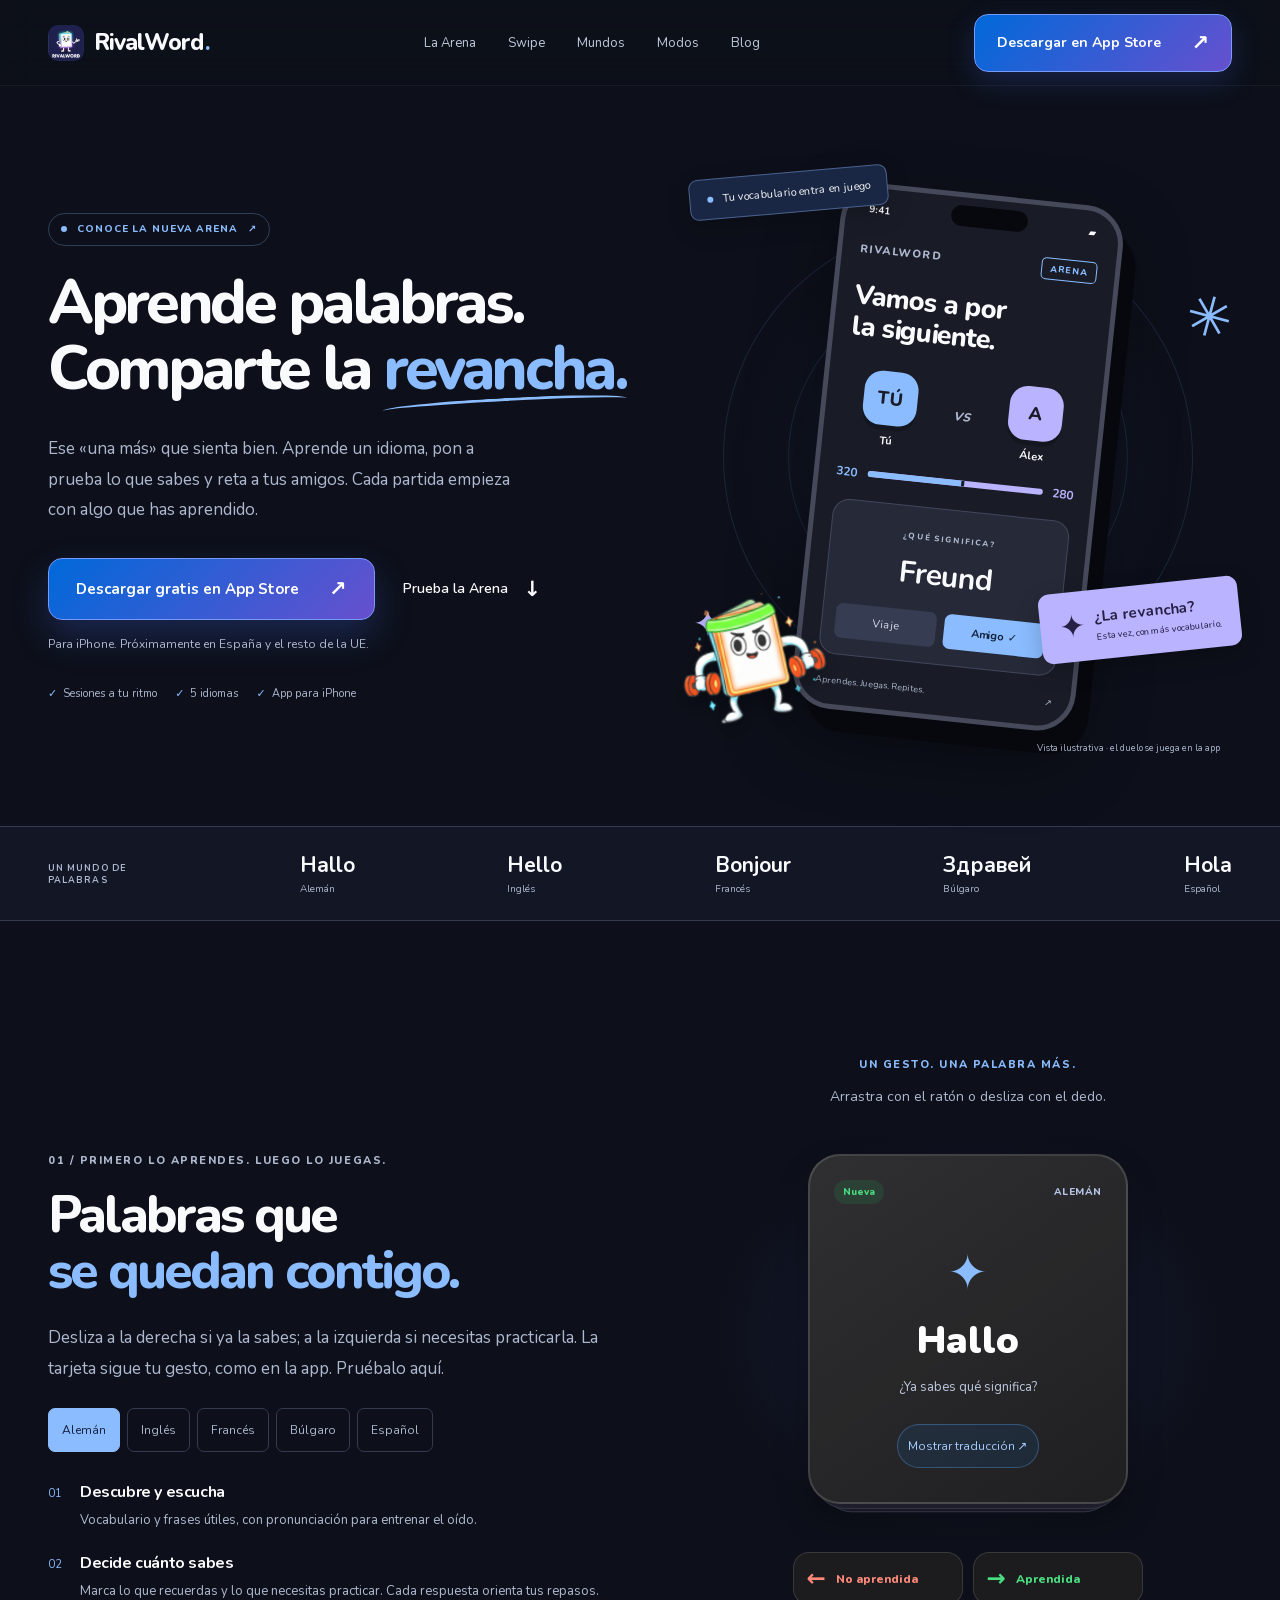
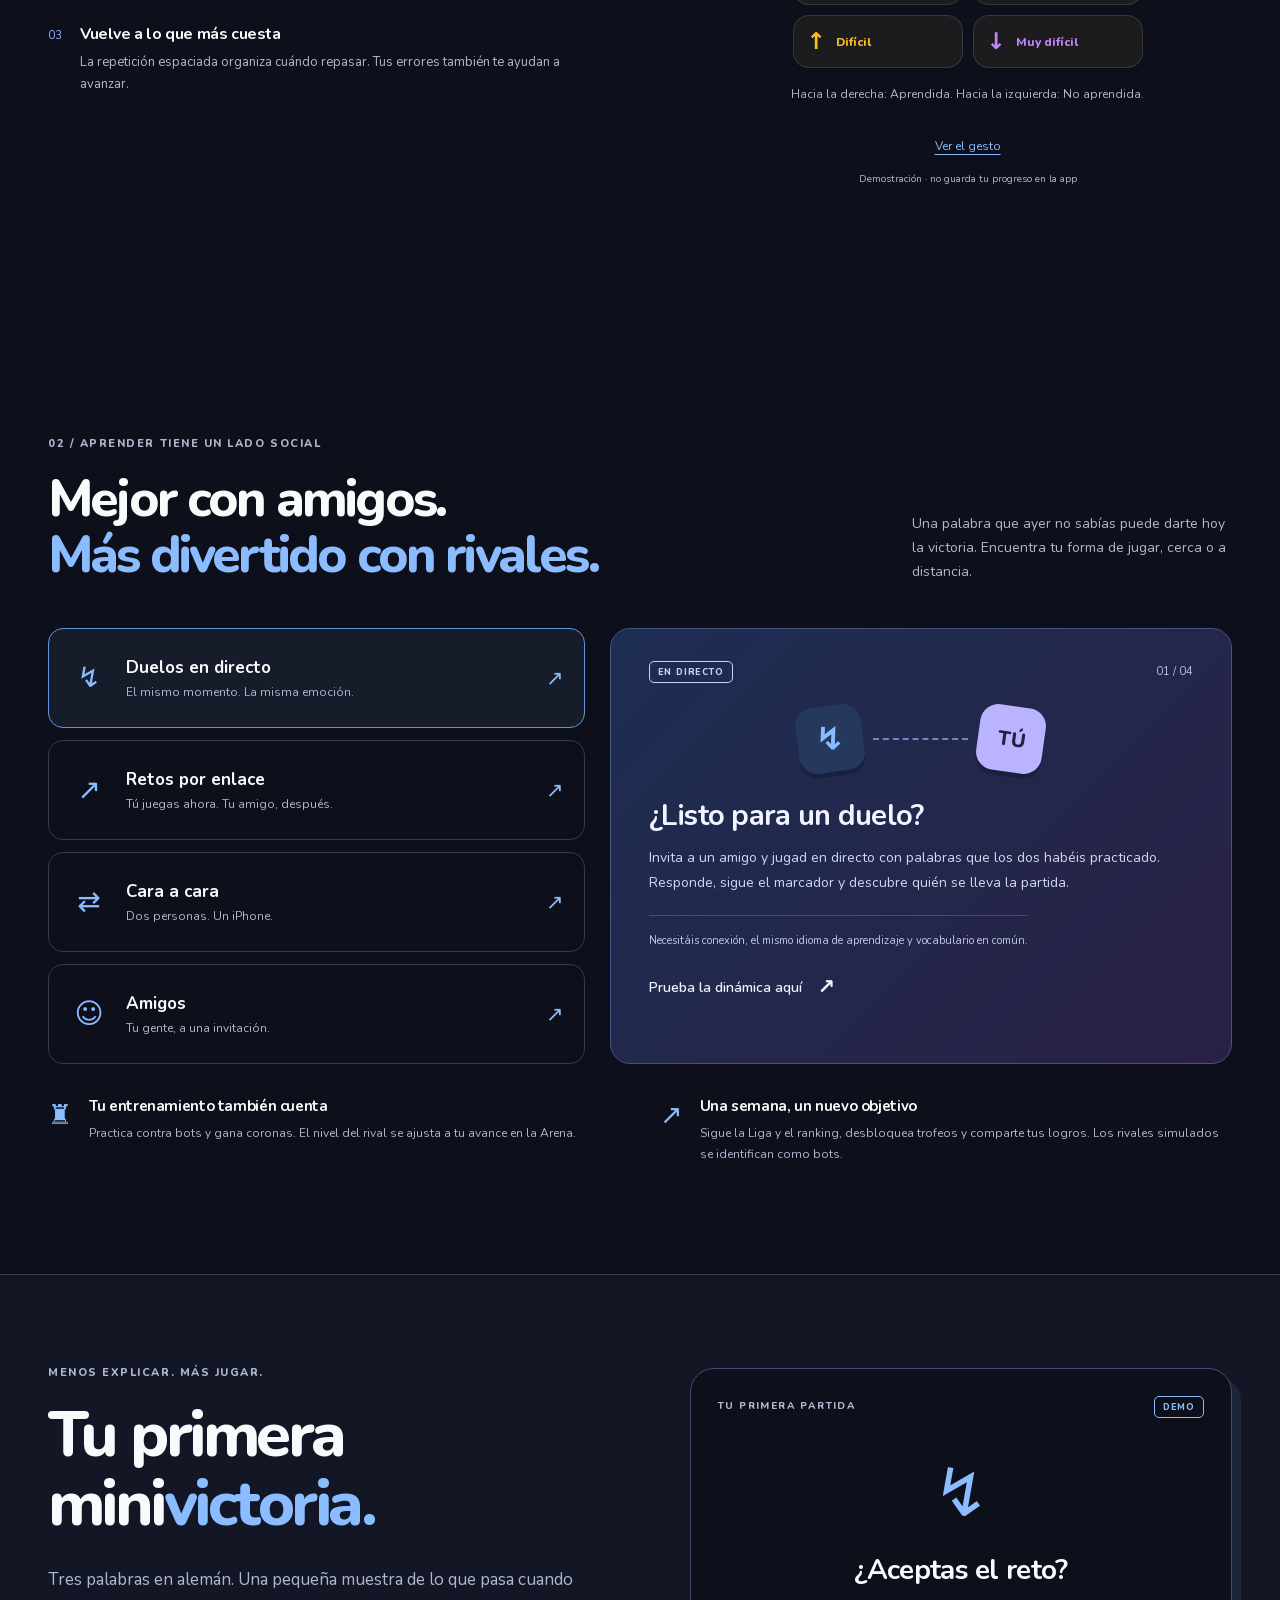
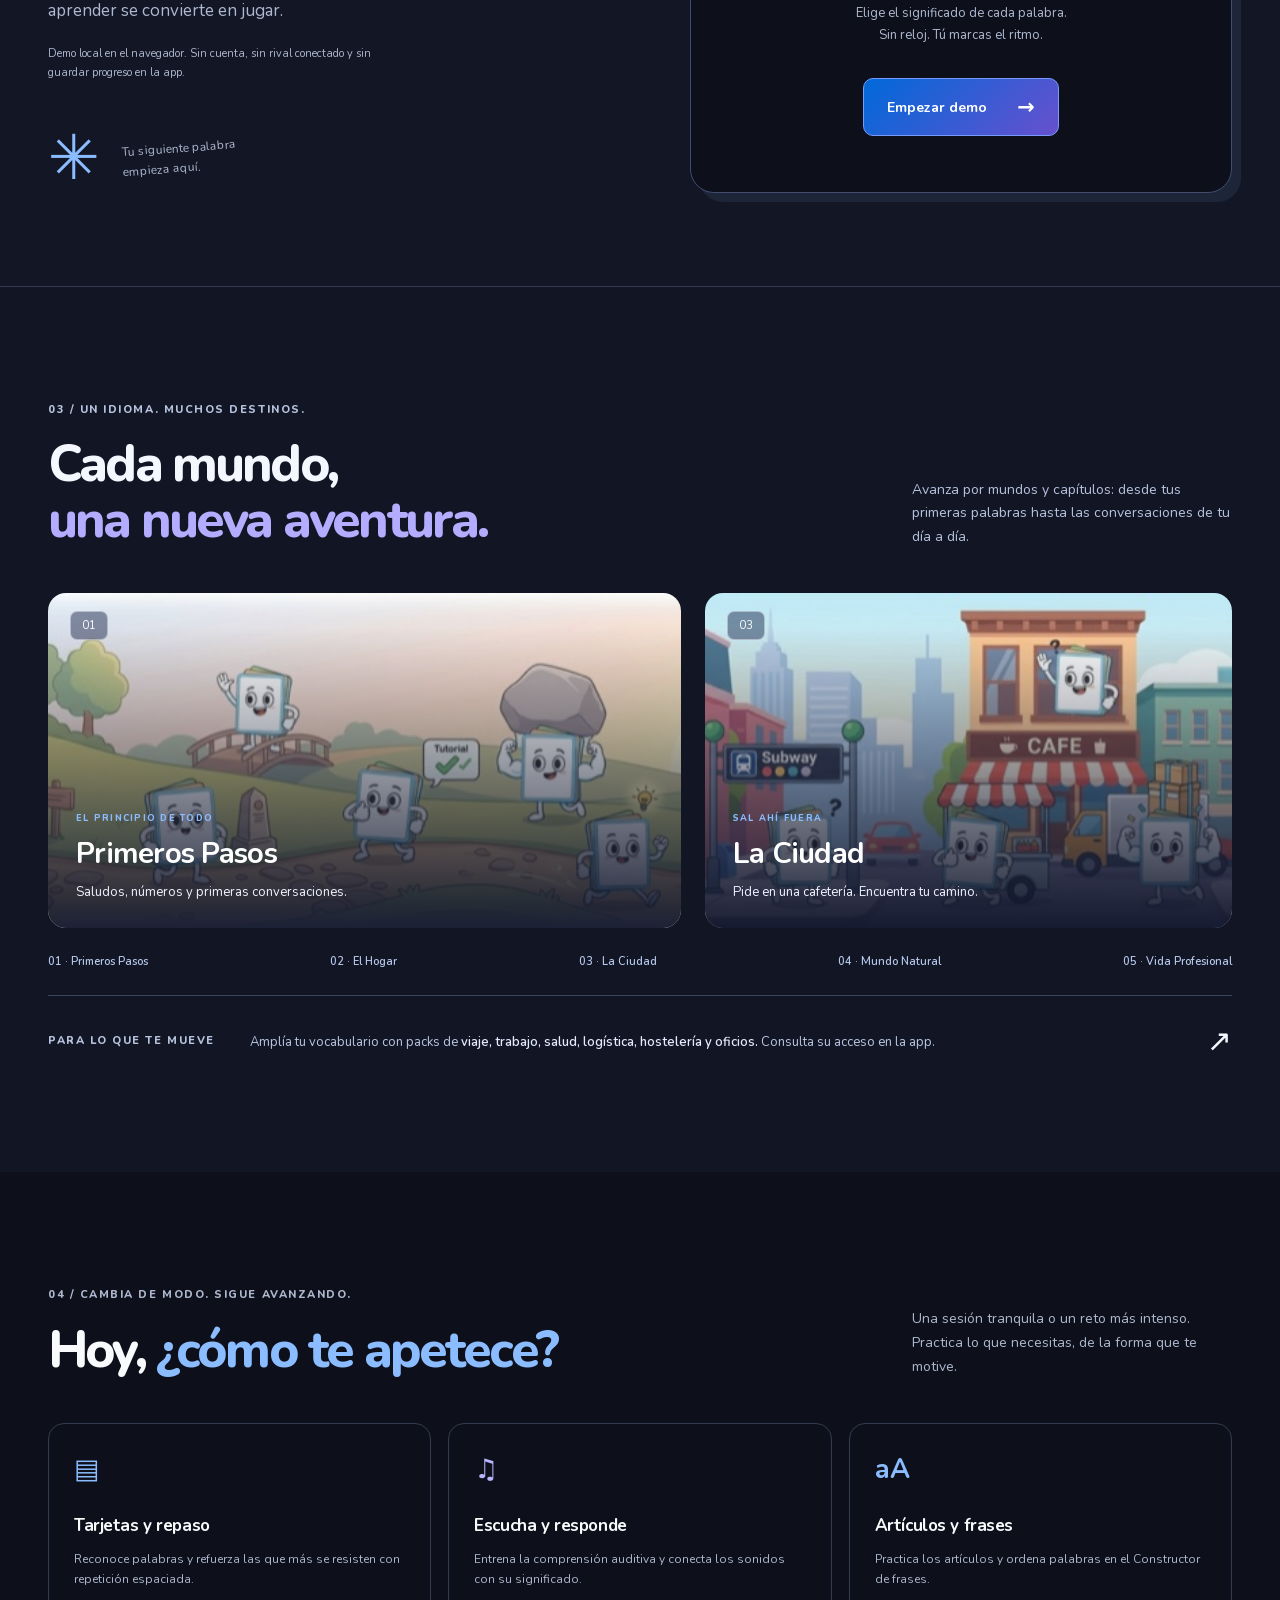
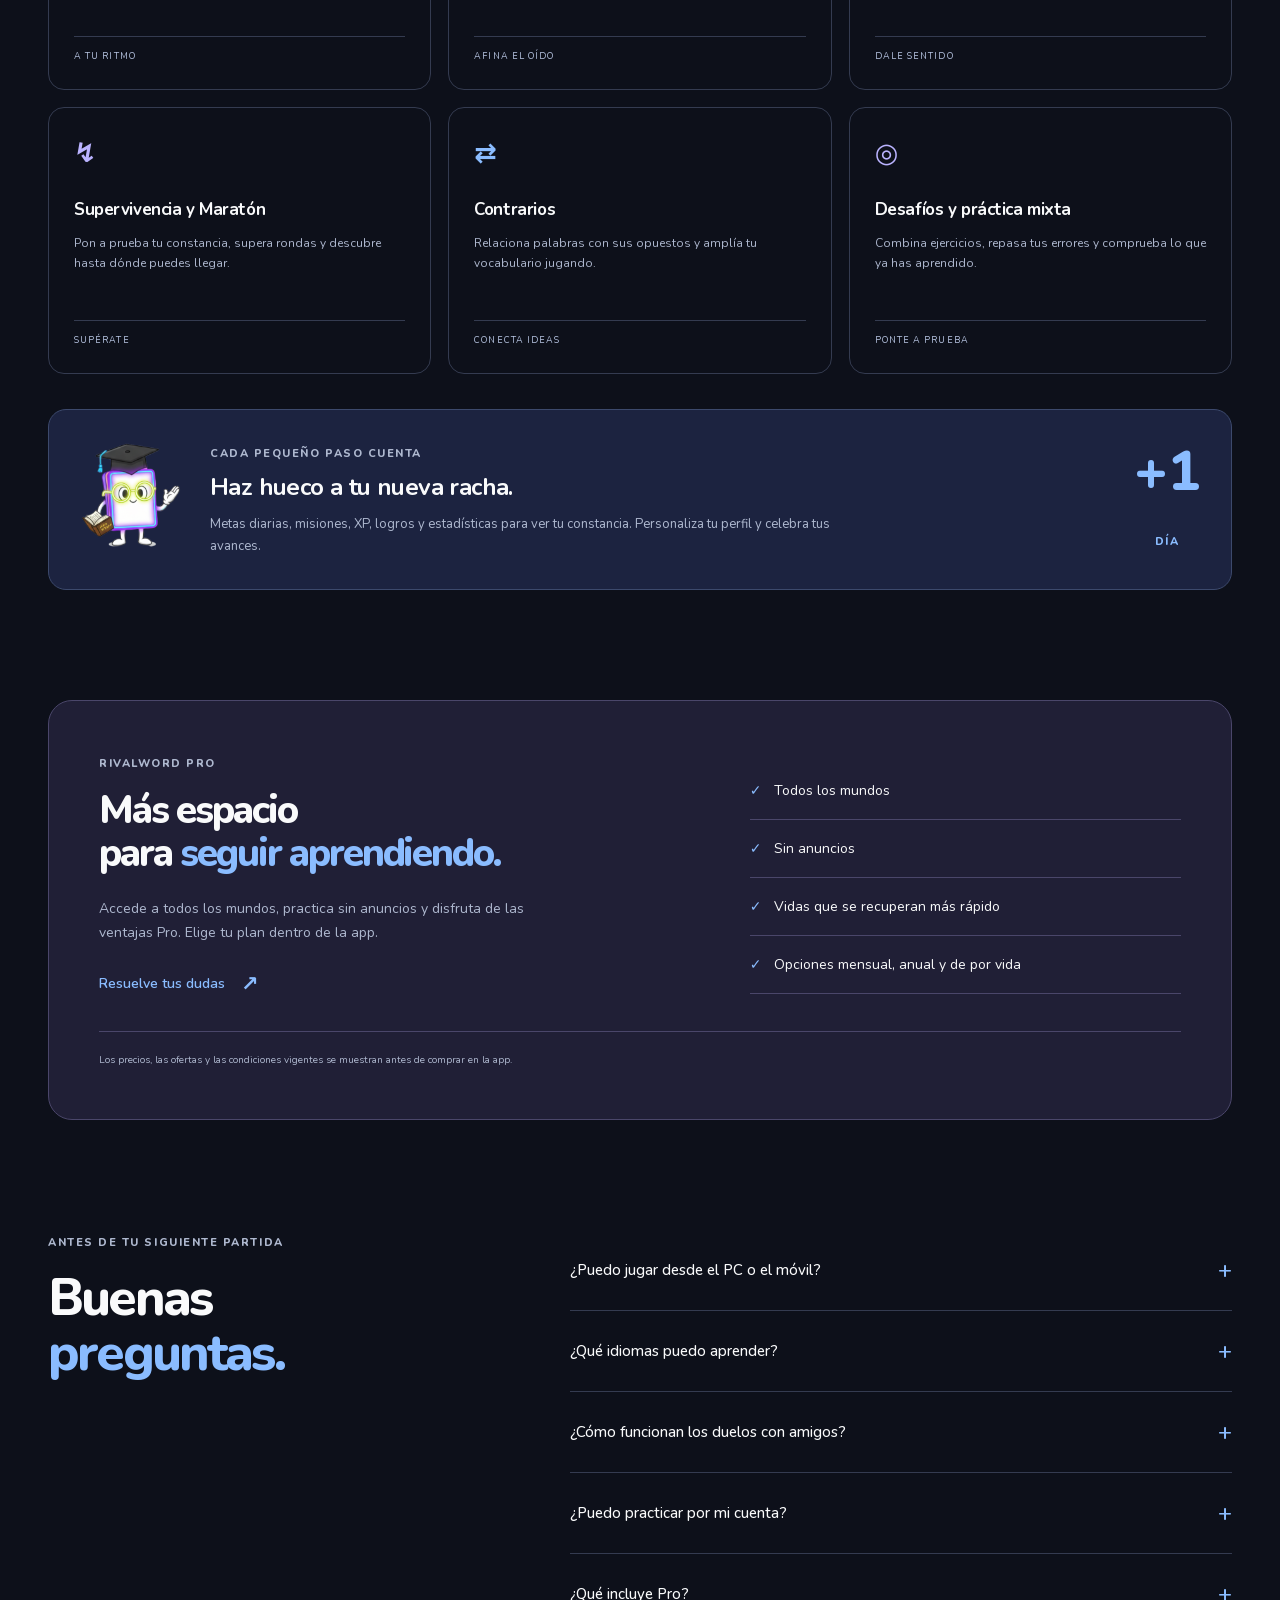
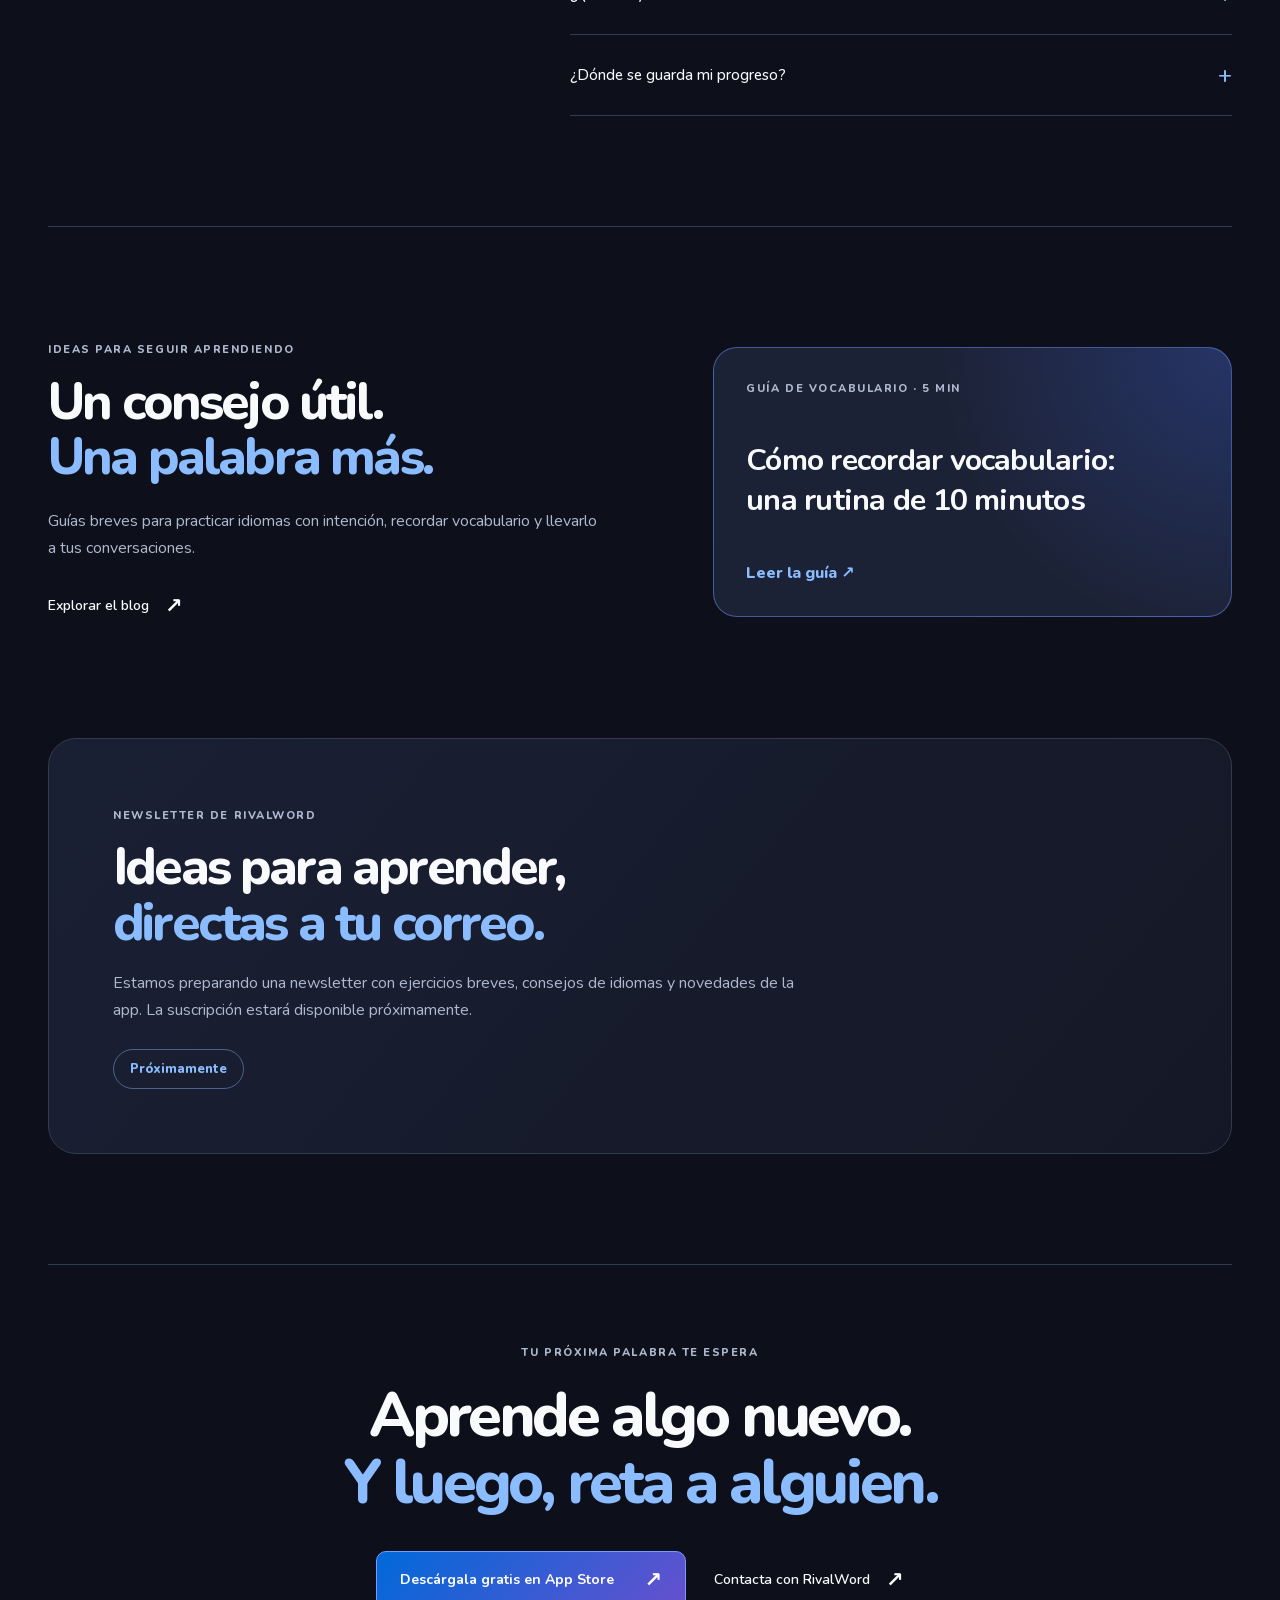
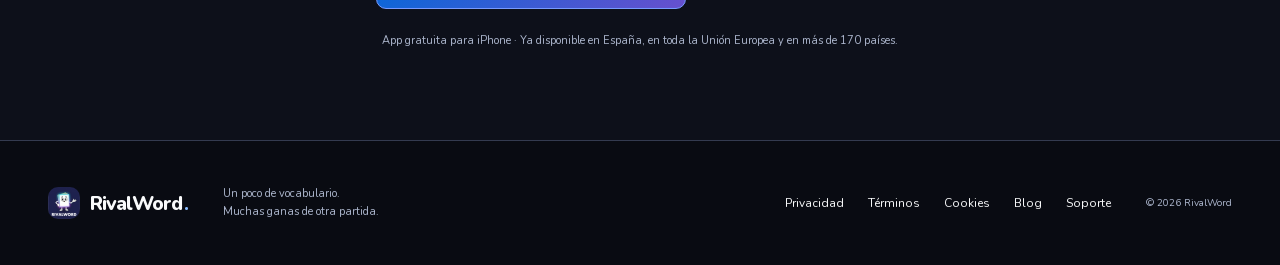
<file: index.html>
<!doctype html>
<html lang="es">
  <head>
    <meta charset="utf-8" />
    <meta name="viewport" content="width=device-width, initial-scale=1" />
    <meta name="theme-color" content="#0d101a" />
    <title>RivalWord — Aprende palabras. Comparte la revancha.</title>
    <meta
      name="description"
      content="Aprende idiomas con mundos, tarjetas y repasos inteligentes. Reta a tus amigos, juega duelos en directo y convierte tu vocabulario en tu mejor jugada con RivalWord."
    />
    <link rel="canonical" href="https://rivalword.online/" />
    <meta name="apple-itunes-app" content="app-id=6815879332" />
    <link rel="icon" href="/assets/app-icon.png?v=20260927" />
    <link rel="apple-touch-icon" href="/assets/apple-touch-icon.png?v=20260927" />
    <meta property="og:type" content="website" />
    <meta property="og:site_name" content="RivalWord" />
    <meta
      property="og:title"
      content="RivalWord — Aprende palabras. Comparte la revancha."
    />
    <meta
      property="og:description"
      content="Tu próxima palabra puede ser tu mejor jugada. Explora mundos, practica y reta a tus amigos."
    />
    <meta property="og:url" content="https://rivalword.online/" />
    <meta
      property="og:image"
      content="https://rivalword.online/assets/compartir/app-es.jpg?v=20261015"
    />
    <meta property="og:image:width" content="1200" />
    <meta property="og:image:height" content="630" />
    <meta name="twitter:card" content="summary_large_image" />
    <meta
      name="twitter:image"
      content="https://rivalword.online/assets/compartir/app-es.jpg?v=20261015"
    />
    <link rel="stylesheet" href="/assets/site.css?v=20261016" />
    <script src="/assets/site.js?v=20260926" defer></script>
  </head>
  <body>
    <a class="skip-link" href="#main">Saltar al contenido</a>
    <header class="header">
      <div class="container nav-row">
        <a class="brand" href="#main" aria-label="RivalWord, inicio"
          ><img
            src="/assets/app-icon.png?v=20260927"
            width="36"
            height="36"
            alt=""
          />RivalWord<span class="brand-dot">.</span></a
        >
        <button
          class="menu-toggle"
          type="button"
          aria-controls="navigation"
          aria-expanded="false"
          aria-label="Abrir menú"
          hidden
        >
          <span></span><span></span>
        </button>
        <nav id="navigation" aria-label="Principal">
          <a href="#arena">La Arena</a><a href="#aprender">Swipe</a
          ><a href="#mundos">Mundos</a><a href="#modos">Modos</a><a href="/blog/">Blog</a>
        </nav>
        <a class="button nav-cta" href="https://apps.apple.com/app/id6815879332"
          >Descargar en App Store <span aria-hidden="true">↗</span></a
        >
      </div>
    </header>
    <main id="main">
      <section class="hero container" aria-labelledby="hero-title">
        <div class="hero-copy">
          <a class="eyebrow hero-badge" href="#arena"
            ><span class="status-dot"></span> CONOCE LA NUEVA ARENA
            <span aria-hidden="true">↗</span></a
          >
          <h1 id="hero-title">
            Aprende palabras.<br />Comparte la <em>revancha.</em>
          </h1>
          <p class="lead">
            Ese «una más» que sienta bien. Aprende un idioma, pon a prueba lo
            que sabes y reta a tus amigos. Cada partida empieza con algo que has
            aprendido.
          </p>
          <div class="actions">
            <a class="button hero-store" href="https://apps.apple.com/app/id6815879332"
              >Descargar gratis en App Store <span aria-hidden="true">↗</span></a
            ><a class="text-link" href="#demo"
              >Prueba la Arena <span aria-hidden="true">↓</span></a
            >
          </div>
          <p class="availability-note">Para iPhone. Próximamente en España y el resto de la UE.</p>
          <div class="hero-notes">
            <span>Sesiones a tu ritmo</span><span>5 idiomas</span
            ><span>App para iPhone</span>
          </div>
        </div>
        <div
          class="hero-art"
          aria-label="Vista ilustrativa de una batalla de vocabulario"
        >
          <div class="orbit orbit-one" aria-hidden="true"></div>
          <div class="orbit orbit-two" aria-hidden="true"></div>
          <span class="art-star star-one" aria-hidden="true">✳</span
          ><span class="art-star star-two" aria-hidden="true">✦</span>
          <div class="floating-tag">
            <span class="status-dot"></span> Tu vocabulario entra en juego
          </div>
          <div class="arena-phone">
            <div class="phone-top">
              <span>9:41</span><span class="phone-island"></span
              ><span aria-hidden="true">▰</span>
            </div>
            <div class="phone-heading">
              <span class="eyebrow">RIVALWORD</span
              ><span class="pill">ARENA</span>
            </div>
            <div class="duel-title">Vamos a por<br />la siguiente.</div>
            <div class="versus">
              <div><span class="avatar avatar-lime">TÚ</span><b>Tú</b></div>
              <span class="vs">VS</span>
              <div><span class="avatar avatar-peach">A</span><b>Álex</b></div>
            </div>
            <div class="score">
              <span>320</span><span class="score-track"><i></i></span
              ><span>280</span>
            </div>
            <div class="phone-question">
              <span class="eyebrow">¿QUÉ SIGNIFICA?</span
              ><strong lang="de">Freund</strong>
              <div class="mini-options">
                <span>Viaje</span
                ><span class="correct"
                  >Amigo <span aria-hidden="true">✓</span></span
                >
              </div>
            </div>
            <div class="phone-bottom">
              <span>Aprendes. Juegas. Repites.</span
              ><span aria-hidden="true">↗</span>
            </div>
          </div>
          <div class="sticker">
            <span aria-hidden="true">✦</span>
            <div>
              ¿La revancha?<small>Esta vez, con más vocabulario.</small>
            </div>
          </div>
          <img
            class="hero-mascot"
            src="/assets/flashy-sport.png"
            alt="Flashy, la mascota de RivalWord, entrenando"
            width="356"
            height="425"
            fetchpriority="high"
          />
          <span class="art-caption"
            >Vista ilustrativa · el duelo se juega en la app</span
          >
        </div>
      </section>
      <div class="language-ribbon">
        <div class="container">
          <span>UN MUNDO DE PALABRAS</span
          ><span>Hallo <small>Alemán</small></span
          ><span>Hello <small>Inglés</small></span
          ><span>Bonjour <small>Francés</small></span
          ><span>Здравей <small>Búlgaro</small></span
          ><span>Hola <small>Español</small></span>
        </div>
      </div>

      <section id="aprender" class="section container learn-layout">
        <div class="learning-copy">
          <span class="eyebrow"
            >01 / PRIMERO LO APRENDES. LUEGO LO JUEGAS.</span
          >
          <h2>Palabras que<br /><em>se quedan contigo.</em></h2>
          <p class="lead">
            Desliza a la derecha si ya la sabes; a la izquierda si necesitas
            practicarla. La tarjeta sigue tu gesto, como en la app. Pruébalo
            aquí.
          </p>
          <div
            class="language-buttons"
            role="group"
            aria-label="Idioma de la tarjeta"
          >
            <button type="button" data-language="de" aria-pressed="true">
              Alemán</button
            ><button type="button" data-language="en" aria-pressed="false">
              Inglés</button
            ><button type="button" data-language="fr" aria-pressed="false">
              Francés</button
            ><button type="button" data-language="bg" aria-pressed="false">
              Búlgaro</button
            ><button type="button" data-language="es" aria-pressed="false">
              Español
            </button>
          </div>
          <ol class="learning-steps">
            <li>
              <span>01</span>
              <div>
                <h3>Descubre y escucha</h3>
                <p>
                  Vocabulario y frases útiles, con pronunciación para entrenar
                  el oído.
                </p>
              </div>
            </li>
            <li>
              <span>02</span>
              <div>
                <h3>Decide cuánto sabes</h3>
                <p>
                  Marca lo que recuerdas y lo que necesitas practicar. Cada
                  respuesta orienta tus repasos.
                </p>
              </div>
            </li>
            <li>
              <span>03</span>
              <div>
                <h3>Vuelve a lo que más cuesta</h3>
                <p>
                  La repetición espaciada organiza cuándo repasar. Tus errores
                  también te ayudan a avanzar.
                </p>
              </div>
            </li>
          </ol>
        </div>
        <div class="flash-stage">
          <span class="eyebrow">UN GESTO. UNA PALABRA MÁS.</span>
          <p class="swipe-instruction" id="swipe-help">
            Arrastra con el ratón o desliza con el dedo.
          </p>
          <div class="swipe-viewport">
            <div class="flash-stack">
              <div
                class="flashcard"
                tabindex="0"
                role="group"
                aria-label="Tarjeta de vocabulario. Usa las flechas para valorar."
                aria-describedby="swipe-help"
                data-state="idle"
              >
                <div class="flash-top">
                  <span class="flash-new">Nueva</span
                  ><span id="flash-language">ALEMÁN</span>
                </div>
                <span class="swipe-stamp" aria-hidden="true"></span>
                <span class="flash-hello" aria-hidden="true">✦</span>
                <strong id="flash-word" lang="de">Hallo</strong>
                <span id="flash-translation" aria-live="polite"
                  >¿Ya sabes qué significa?</span
                >
                <button class="flash-reveal" type="button">
                  Mostrar traducción <span aria-hidden="true">↗</span>
                </button>
                <span class="swipe-hand" aria-hidden="true">☝</span>
              </div>
            </div>
          </div>
          <div
            class="flash-actions"
            role="group"
            aria-label="Valora la tarjeta"
          >
            <button type="button" data-rating="again" aria-label="No aprendida">
              <span aria-hidden="true">←</span>No aprendida
            </button>
            <button type="button" data-rating="known" aria-label="Aprendida">
              <span aria-hidden="true">→</span>Aprendida
            </button>
            <button type="button" data-rating="hard" aria-label="Difícil">
              <span aria-hidden="true">↑</span>Difícil
            </button>
            <button
              type="button"
              data-rating="very-hard"
              aria-label="Muy difícil"
            >
              <span aria-hidden="true">↓</span>Muy difícil
            </button>
          </div>
          <p id="flash-status" role="status">
            ← No aprendida · Aprendida →<br />También puedes usar las flechas
            del teclado.
          </p>
          <button class="swipe-tutorial" type="button">Ver el gesto</button>
          <small>Demostración · no guarda tu progreso en la app</small>
        </div>
      </section>

      <section id="arena" class="section container">
        <div class="section-heading">
          <div>
            <span class="eyebrow">02 / APRENDER TIENE UN LADO SOCIAL</span>
            <h2>Mejor con amigos.<br /><em>Más divertido con rivales.</em></h2>
          </div>
          <p>
            Una palabra que ayer no sabías puede darte hoy la victoria.
            Encuentra tu forma de jugar, cerca o a distancia.
          </p>
        </div>
        <div class="social-layout">
          <div
            class="social-selector"
            role="group"
            aria-label="Explora las funciones sociales"
          >
            <button
              type="button"
              class="social-choice"
              data-social="live"
              aria-pressed="true"
              aria-controls="social-panel"
            >
              <span class="choice-icon" aria-hidden="true">↯</span
              ><span
                ><b>Duelos en directo</b
                ><small>El mismo momento. La misma emoción.</small></span
              ><span aria-hidden="true">↗</span>
            </button>
            <button
              type="button"
              class="social-choice"
              data-social="challenge"
              aria-pressed="false"
              aria-controls="social-panel"
              aria-label="Retos por enlace"
            >
              <span class="choice-icon" aria-hidden="true">↗</span
              ><span
                ><b>Retos por enlace</b
                ><small>Tú juegas ahora. Tu amigo, después.</small></span
              ><span aria-hidden="true">↗</span>
            </button>
            <button
              type="button"
              class="social-choice"
              data-social="local"
              aria-pressed="false"
              aria-controls="social-panel"
              aria-label="Cara a cara"
            >
              <span class="choice-icon" aria-hidden="true">⇄</span
              ><span
                ><b>Cara a cara</b><small>Dos personas. Un iPhone.</small></span
              ><span aria-hidden="true">↗</span>
            </button>
            <button
              type="button"
              class="social-choice"
              data-social="friends"
              aria-pressed="false"
              aria-controls="social-panel"
              aria-label="Amigos"
            >
              <span class="choice-icon" aria-hidden="true">☺</span
              ><span
                ><b>Amigos</b><small>Tu gente, a una invitación.</small></span
              ><span aria-hidden="true">↗</span>
            </button>
          </div>
          <div
            class="social-panel"
            id="social-panel"
            aria-live="polite"
            aria-atomic="true"
          >
            <div class="panel-top">
              <span class="pill" id="social-kicker">EN DIRECTO</span
              ><span class="panel-number" id="social-number">01 / 04</span>
            </div>
            <div class="social-visual" aria-hidden="true">
              <span class="avatar" id="social-symbol">↯</span
              ><span class="dotted-line"></span
              ><span class="avatar avatar-peach">TÚ</span>
            </div>
            <h3 id="social-title">¿Listo para un duelo?</h3>
            <p id="social-description">
              Invita a un amigo y jugad en directo con palabras que los dos
              habéis practicado. Responde, sigue el marcador y descubre quién se
              lleva la partida.
            </p>
            <div class="panel-note" id="social-note">
              Necesitáis conexión, el mismo idioma de aprendizaje y vocabulario
              en común.
            </div>
            <a class="text-link" href="#demo"
              >Prueba la dinámica aquí <span aria-hidden="true">↗</span></a
            >
          </div>
        </div>
        <noscript
          ><div class="noscript-social">
            <p>
              <strong>Retos por enlace:</strong> termina tu partida y comparte
              el reto para que tu amigo juegue a su ritmo.
            </p>
            <p>
              <strong>Cara a cara:</strong> jugad dos personas en el mismo
              iPhone.
            </p>
            <p>
              <strong>Amigos:</strong> comparte tu código, envía solicitudes y
              acepta invitaciones.
            </p>
          </div></noscript
        >
        <div class="social-extras">
          <article>
            <span aria-hidden="true">♜</span>
            <div>
              <h3>Tu entrenamiento también cuenta</h3>
              <p>
                Practica contra bots y gana coronas. El nivel del rival se
                ajusta a tu avance en la Arena.
              </p>
            </div>
          </article>
          <article>
            <span aria-hidden="true">↗</span>
            <div>
              <h3>Una semana, un nuevo objetivo</h3>
              <p>
                Sigue la Liga y el ranking, desbloquea trofeos y comparte tus
                logros. Los rivales simulados se identifican como bots.
              </p>
            </div>
          </article>
        </div>
      </section>

      <section id="demo" class="demo-section">
        <div class="container demo-layout">
          <div>
            <span class="eyebrow">MENOS EXPLICAR. MÁS JUGAR.</span>
            <h2>Tu primera<br />mini<span class="accent">victoria.</span></h2>
            <p class="lead">
              Tres palabras en alemán. Una pequeña muestra de lo que pasa cuando
              aprender se convierte en jugar.
            </p>
            <p class="demo-disclaimer">
              Demo local en el navegador. Sin cuenta, sin rival conectado y sin
              guardar progreso en la app.
            </p>
            <div class="demo-decoration" aria-hidden="true">
              ✳ <span>Tu siguiente palabra<br />empieza aquí.</span>
            </div>
          </div>
          <div class="quiz" id="quiz" aria-label="Demo de vocabulario">
            <div class="quiz-top">
              <span class="eyebrow">TU PRIMERA PARTIDA</span
              ><span class="pill">DEMO</span>
            </div>
            <div id="quiz-content">
              <span class="quiz-icon" aria-hidden="true">↯</span>
              <h3>¿Aceptas el reto?</h3>
              <p>
                Elige el significado de cada palabra.<br />Sin reloj. Tú marcas
                el ritmo.
              </p>
              <button class="button" type="button" id="quiz-start">
                Empezar demo <span aria-hidden="true">→</span>
              </button>
            </div>
            <noscript
              ><p>
                Activa JavaScript para jugar la demo interactiva.
              </p></noscript
            >
          </div>
        </div>
      </section>

      <section id="mundos" class="worlds-section section">
        <div class="container">
          <div class="section-heading">
            <div>
              <span class="eyebrow">03 / UN IDIOMA. MUCHOS DESTINOS.</span>
              <h2>Cada mundo,<br /><em>una nueva aventura.</em></h2>
            </div>
            <p>
              Avanza por mundos y capítulos: desde tus primeras palabras hasta
              las conversaciones de tu día a día.
            </p>
          </div>
          <div class="world-grid">
            <article class="world-card world-first">
              <img
                src="/assets/world-first.jpg"
                width="640"
                height="480"
                alt="Paisaje ilustrado del mundo Primeros Pasos"
                loading="lazy"
              />
              <div>
                <span class="eyebrow">EL PRINCIPIO DE TODO</span>
                <h3>Primeros Pasos</h3>
                <p>Saludos, números y primeras conversaciones.</p>
              </div>
              <span class="world-index">01</span>
            </article>
            <article class="world-card world-city">
              <img
                src="/assets/world-city.jpg"
                width="640"
                height="480"
                alt="Calles ilustradas del mundo La Ciudad"
                loading="lazy"
              />
              <div>
                <span class="eyebrow">SAL AHÍ FUERA</span>
                <h3>La Ciudad</h3>
                <p>Pide en una cafetería. Encuentra tu camino.</p>
              </div>
              <span class="world-index">03</span>
            </article>
          </div>
          <div class="world-route">
            <span>01 · Primeros Pasos</span><span>02 · El Hogar</span
            ><span>03 · La Ciudad</span><span>04 · Mundo Natural</span
            ><span>05 · Vida Profesional</span>
          </div>
          <div class="packs">
            <span class="eyebrow">PARA LO QUE TE MUEVE</span>
            <p>
              Amplía tu vocabulario con packs de
              <strong
                >viaje, trabajo, salud, logística, hostelería y oficios.</strong
              >
              Consulta su acceso en la app.
            </p>
            <span aria-hidden="true">↗</span>
          </div>
        </div>
      </section>

      <section id="modos" class="section container">
        <div class="section-heading">
          <div>
            <span class="eyebrow">04 / CAMBIA DE MODO. SIGUE AVANZANDO.</span>
            <h2>Hoy, <em>¿cómo te apetece?</em></h2>
          </div>
          <p>
            Una sesión tranquila o un reto más intenso. Practica lo que
            necesitas, de la forma que te motive.
          </p>
        </div>
        <div class="mode-grid">
          <article>
            <span class="mode-icon" aria-hidden="true">▤</span>
            <h3>Tarjetas y repaso</h3>
            <p>
              Reconoce palabras y refuerza las que más se resisten con
              repetición espaciada.
            </p>
            <span class="mode-tag">A TU RITMO</span>
          </article>
          <article>
            <span class="mode-icon" aria-hidden="true">♫</span>
            <h3>Escucha y responde</h3>
            <p>
              Entrena la comprensión auditiva y conecta los sonidos con su
              significado.
            </p>
            <span class="mode-tag">AFINA EL OÍDO</span>
          </article>
          <article>
            <span class="mode-icon" aria-hidden="true">aA</span>
            <h3>Artículos y frases</h3>
            <p>
              Practica los artículos y ordena palabras en el Constructor de
              frases.
            </p>
            <span class="mode-tag">DALE SENTIDO</span>
          </article>
          <article>
            <span class="mode-icon" aria-hidden="true">↯</span>
            <h3>Supervivencia y Maratón</h3>
            <p>
              Pon a prueba tu constancia, supera rondas y descubre hasta dónde
              puedes llegar.
            </p>
            <span class="mode-tag">SUPÉRATE</span>
          </article>
          <article>
            <span class="mode-icon" aria-hidden="true">⇄</span>
            <h3>Contrarios</h3>
            <p>
              Relaciona palabras con sus opuestos y amplía tu vocabulario
              jugando.
            </p>
            <span class="mode-tag">CONECTA IDEAS</span>
          </article>
          <article>
            <span class="mode-icon" aria-hidden="true">◎</span>
            <h3>Desafíos y práctica mixta</h3>
            <p>
              Combina ejercicios, repasa tus errores y comprueba lo que ya has
              aprendido.
            </p>
            <span class="mode-tag">PONTE A PRUEBA</span>
          </article>
        </div>
        <div class="habit-banner">
          <img
            src="/assets/flashy-study.png"
            alt="Flashy con un libro"
            width="333"
            height="415"
            loading="lazy"
          />
          <div>
            <span class="eyebrow">CADA PEQUEÑO PASO CUENTA</span>
            <h3>Haz hueco a tu nueva racha.</h3>
            <p>
              Metas diarias, misiones, XP, logros y estadísticas para ver tu
              constancia. Personaliza tu perfil y celebra tus avances.
            </p>
          </div>
          <span class="habit-mark" aria-hidden="true"
            >+1<br /><small>DÍA</small></span
          >
        </div>
      </section>

      <section class="pro-section container" id="pro">
        <div>
          <span class="eyebrow">RIVALWORD PRO</span>
          <h2>Más espacio<br />para <em>seguir aprendiendo.</em></h2>
          <p>
            Accede a todos los mundos, practica sin anuncios y disfruta de las
            ventajas Pro. Elige tu plan dentro de la app.
          </p>
          <a class="text-link" href="#faq"
            >Resuelve tus dudas <span aria-hidden="true">↗</span></a
          >
        </div>
        <ul>
          <li><span aria-hidden="true">✓</span> Todos los mundos</li>
          <li><span aria-hidden="true">✓</span> Sin anuncios</li>
          <li>
            <span aria-hidden="true">✓</span> Vidas que se recuperan más rápido
          </li>
          <li>
            <span aria-hidden="true">✓</span> Opciones mensual, anual y de por
            vida
          </li>
        </ul>
        <p class="pro-note">
          Los precios, las ofertas y las condiciones vigentes se muestran antes
          de comprar en la app.
        </p>
      </section>

      <section id="faq" class="section container faq-layout">
        <div>
          <span class="eyebrow">ANTES DE TU SIGUIENTE PARTIDA</span>
          <h2>Buenas<br /><em>preguntas.</em></h2>
        </div>
        <div class="faq-list">
          <details>
            <summary>
              ¿Puedo jugar desde el PC o el móvil?<span aria-hidden="true"
                >+</span
              >
            </summary>
            <p>
              Esta web y sus demos funcionan en navegadores de ordenador, tablet
              y móvil. La experiencia completa de RivalWord está diseñada para
              iPhone con iOS 17 o posterior. La web no sincroniza el progreso ni
              ofrece los duelos de la app.
            </p>
          </details>
          <details>
            <summary>
              ¿Qué idiomas puedo aprender?<span aria-hidden="true">+</span>
            </summary>
            <p>
              Alemán, inglés, francés, búlgaro y español. En la app eliges tu
              idioma de origen y el idioma que quieres aprender. Para búlgaro
              también puedes practicar el alfabeto.
            </p>
          </details>
          <details>
            <summary>
              ¿Cómo funcionan los duelos con amigos?<span aria-hidden="true"
                >+</span
              >
            </summary>
            <p>
              Añade a tu amigo con su código. Para un duelo en directo
              necesitáis conexión, aprender el mismo idioma y tener palabras
              practicadas en común. También puedes enviar un reto por enlace
              para jugar en momentos distintos, o elegir Cara a cara y compartir
              un iPhone.
            </p>
          </details>
          <details>
            <summary>
              ¿Puedo practicar por mi cuenta?<span aria-hidden="true">+</span>
            </summary>
            <p>
              Sí. Puedes aprender con tarjetas, recorrer mundos, repasar y
              entrenar en la Arena contra bots. La app identifica a los rivales
              simulados con la etiqueta BOT.
            </p>
          </details>
          <details>
            <summary>
              ¿Qué incluye Pro?<span aria-hidden="true">+</span>
            </summary>
            <p>
              Pro abre todos los mundos, elimina los anuncios y añade ventajas
              como una recuperación de vidas más rápida. Consulta los planes y
              los detalles de acceso a modos y packs en la app antes de comprar.
            </p>
          </details>
          <details>
            <summary>
              ¿Dónde se guarda mi progreso?<span aria-hidden="true">+</span>
            </summary>
            <p>
              El progreso de aprendizaje se guarda en tu dispositivo. Las
              funciones de amigos y duelos utilizan datos sociales para conectar
              a los jugadores y encontrar vocabulario en común. Puedes consultar
              el detalle en la <a href="/privacy/">política de privacidad</a>.
            </p>
          </details>
        </div>
      </section>
      <section id="blog" class="section container editorial-promo" aria-labelledby="blog-title">
        <div>
          <span class="eyebrow">IDEAS PARA SEGUIR APRENDIENDO</span>
          <h2 id="blog-title">Un consejo útil.<br /><em>Una palabra más.</em></h2>
          <p>Guías breves para practicar idiomas con intención, recordar vocabulario y llevarlo a tus conversaciones.</p>
          <a class="text-link" href="/blog/">Explorar el blog <span aria-hidden="true">↗</span></a>
        </div>
        <a class="editorial-card" href="/blog/como-recordar-vocabulario/">
          <span class="eyebrow">GUÍA DE VOCABULARIO · 5 MIN</span>
          <h3>Cómo recordar vocabulario: una rutina de 10 minutos</h3>
          <span>Leer la guía ↗</span>
        </a>
      </section>
      <section id="newsletter" class="section container newsletter-section" aria-labelledby="newsletter-title">
        <div class="newsletter-card">
          <span class="eyebrow">NEWSLETTER DE RIVALWORD</span>
          <h2 id="newsletter-title">Ideas para aprender,<br /><em>directas a tu correo.</em></h2>
          <p>Estamos preparando una newsletter con ejercicios breves, consejos de idiomas y novedades de la app. La suscripción estará disponible próximamente.</p>
          <span class="coming-label">Próximamente</span>
        </div>
      </section>
      <section id="disponibilidad" class="closing container">
        <span class="eyebrow">TU PRÓXIMA PALABRA TE ESPERA</span>
        <h2>Aprende algo nuevo.<br /><em>Y luego, reta a alguien.</em></h2>
        <div class="actions">
          <a class="button" href="https://apps.apple.com/app/id6815879332"
            >Descárgala gratis en App Store <span aria-hidden="true">↗</span></a
          ><a class="text-link" href="/support/"
            >Contacta con RivalWord <span aria-hidden="true">↗</span></a
          >
        </div>
        <p>
          App gratuita para iPhone · Ya disponible en España, en toda la Unión
          Europea y en más de 170 países.
        </p>
      </section>
    </main>
    <footer class="footer">
      <div class="container">
        <a class="brand" href="#main"
          ><img
            src="/assets/app-icon.png?v=20260927"
            alt=""
            width="32"
            height="32"
          />RivalWord<span class="brand-dot">.</span></a
        >
        <p>Un poco de vocabulario.<br />Muchas ganas de otra partida.</p>
        <nav aria-label="Legal y ayuda">
          <a href="/privacy/">Privacidad</a><a href="/terms/">Términos</a
          ><a href="/cookies/">Cookies</a><a href="/blog/">Blog</a><a href="/support/">Soporte</a>
        </nav>
        <small>© <span id="year">2026</span> RivalWord</small>
      </div>
    </footer>
  </body>
</html>
</file>
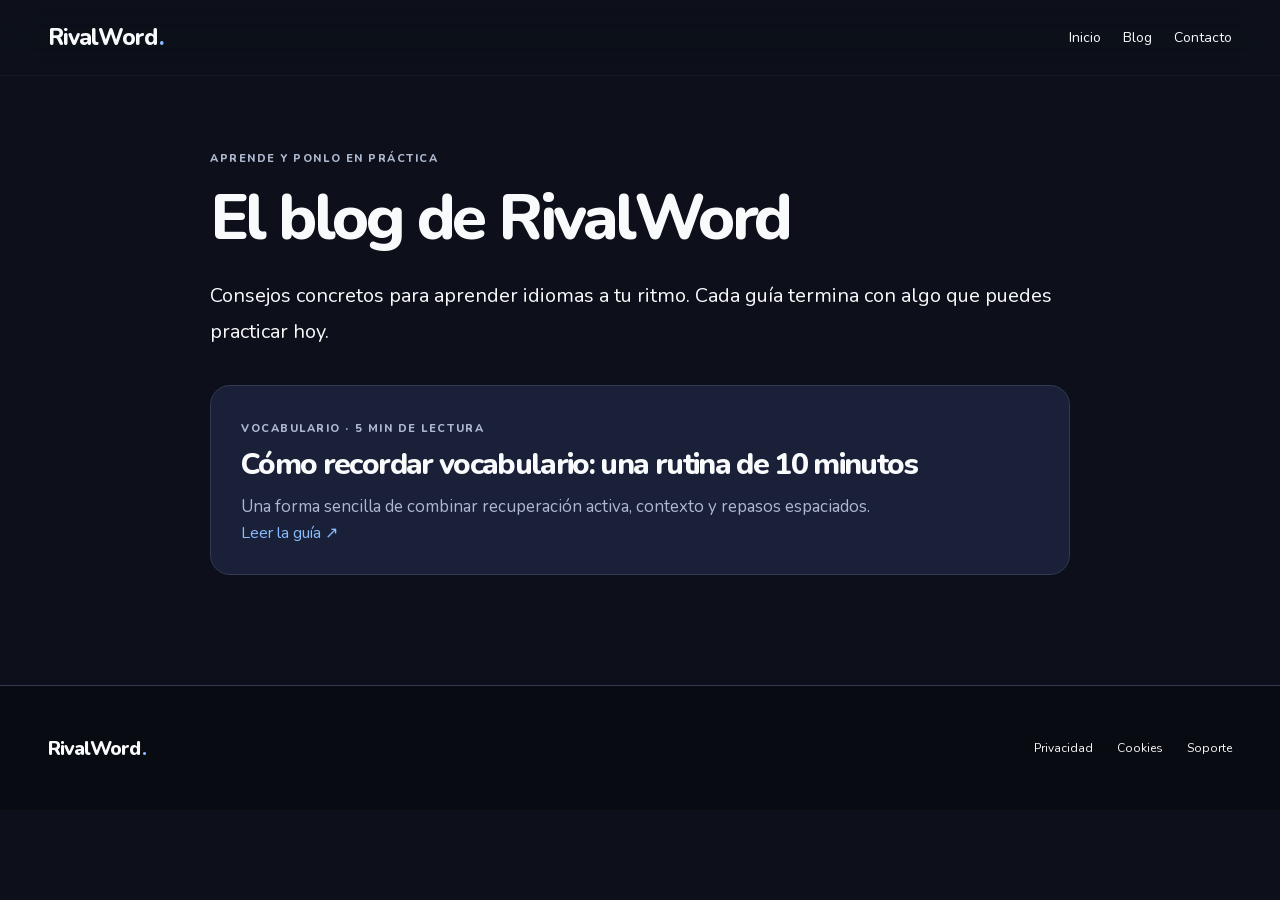
<file: blog/index.html>
<!doctype html>
<html lang="es">
<head>
  <meta charset="utf-8" />
  <meta name="viewport" content="width=device-width, initial-scale=1" />
  <title>Blog para aprender idiomas — RivalWord</title>
  <meta name="description" content="Guías prácticas para aprender vocabulario, practicar idiomas y convertir el estudio en un hábito." />
  <link rel="canonical" href="https://rivalword.online/blog/" />
  <link rel="icon" href="/assets/app-icon.png?v=20260927" />
  <link rel="stylesheet" href="/assets/site.css?v=20261016" />
  <link rel="stylesheet" href="/assets/editorial.css?v=20261016" />
</head>
<body>
  <a class="skip-link" href="#main">Saltar al contenido</a>
  <header class="header editorial-header"><div class="container"><a class="brand" href="/">RivalWord<span class="brand-dot">.</span></a><nav aria-label="Principal"><a href="/">Inicio</a><a href="/blog/" aria-current="page">Blog</a><a href="/support/">Contacto</a></nav></div></header>
  <main id="main" class="editorial-shell">
    <span class="eyebrow">APRENDE Y PONLO EN PRÁCTICA</span>
    <h1>El blog de RivalWord</h1>
    <p class="intro">Consejos concretos para aprender idiomas a tu ritmo. Cada guía termina con algo que puedes practicar hoy.</p>
    <div class="article-list">
      <a href="/blog/como-recordar-vocabulario/"><span class="eyebrow">VOCABULARIO · 5 MIN DE LECTURA</span><h2>Cómo recordar vocabulario: una rutina de 10 minutos</h2><p>Una forma sencilla de combinar recuperación activa, contexto y repasos espaciados.</p><span>Leer la guía ↗</span></a>
    </div>
  </main>
  <footer class="footer"><div class="container"><a class="brand" href="/">RivalWord<span class="brand-dot">.</span></a><nav aria-label="Legal y ayuda"><a href="/privacy/">Privacidad</a><a href="/cookies/">Cookies</a><a href="/support/">Soporte</a></nav></div></footer>
</body>
</html>
</file>
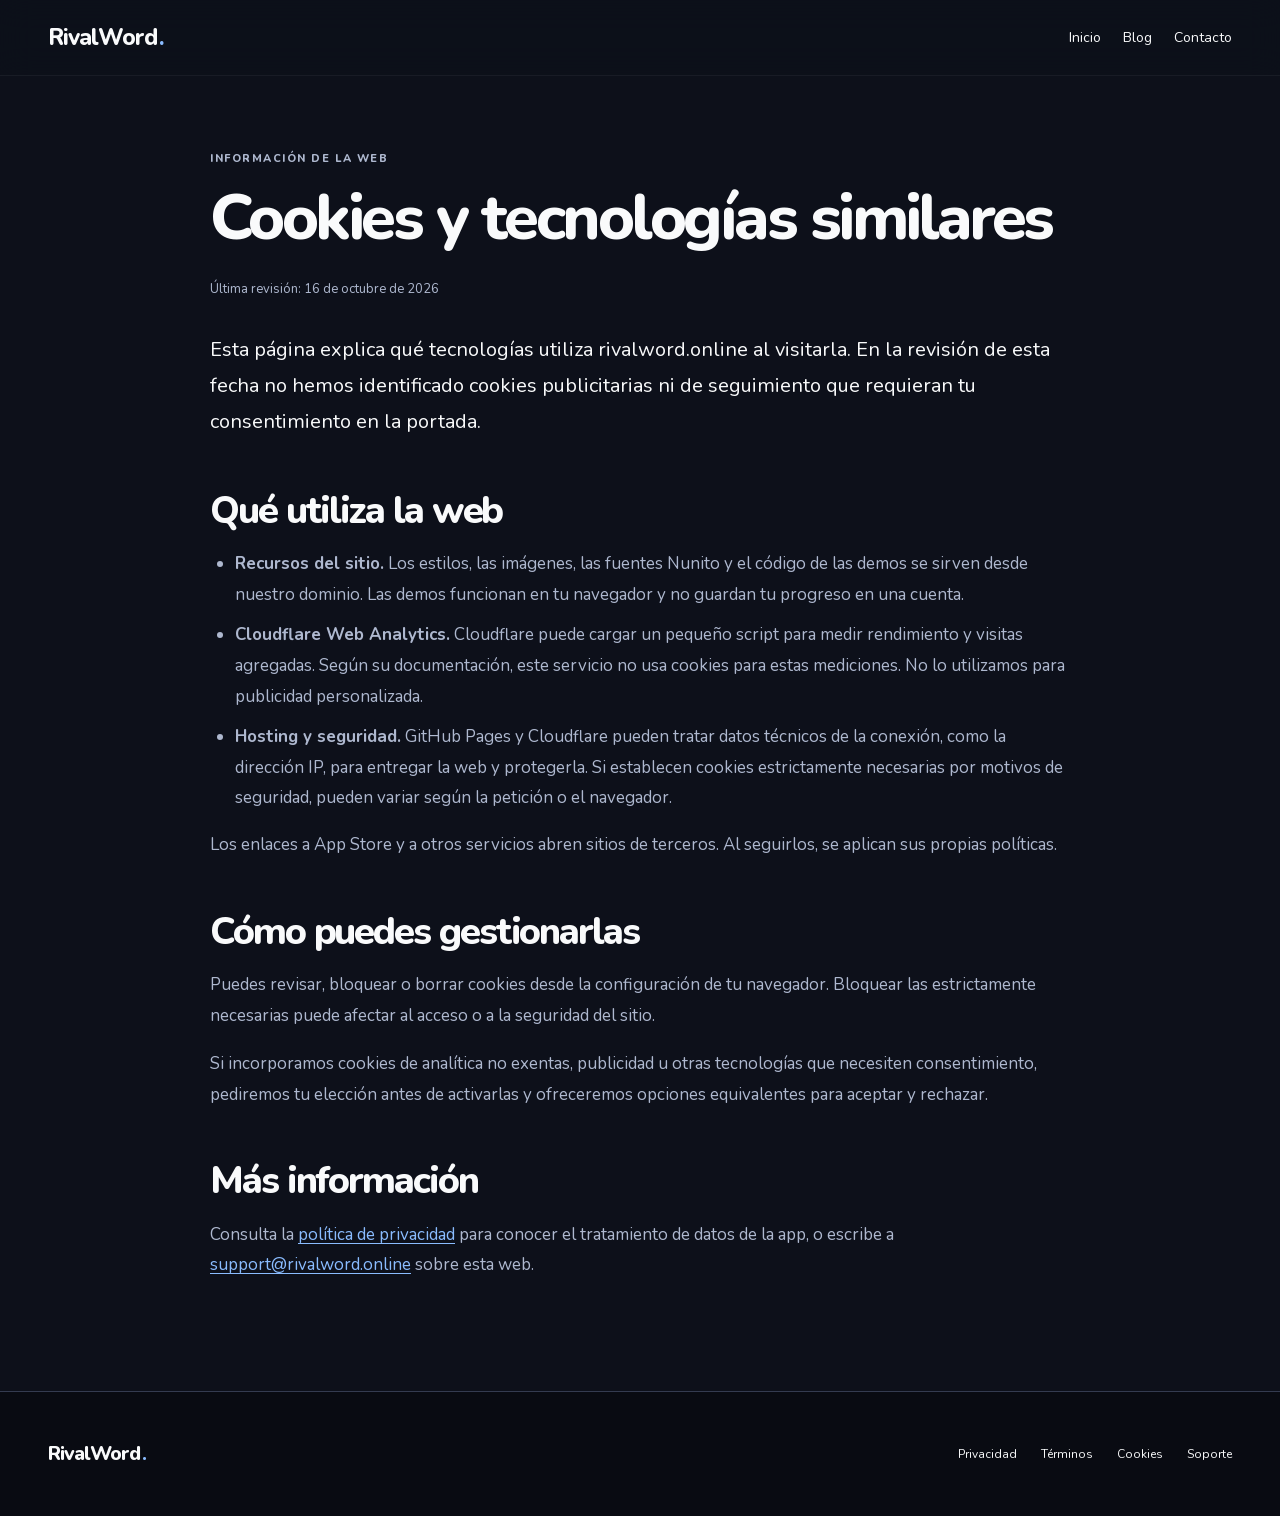
<file: cookies/index.html>
<!doctype html>
<html lang="es">
<head>
  <meta charset="utf-8" />
  <meta name="viewport" content="width=device-width, initial-scale=1" />
  <title>Cookies y tecnologías similares — RivalWord</title>
  <meta name="description" content="Información sobre las cookies y tecnologías similares de la web de RivalWord." />
  <link rel="canonical" href="https://rivalword.online/cookies/" />
  <link rel="icon" href="/assets/app-icon.png?v=20260927" />
  <link rel="stylesheet" href="/assets/site.css?v=20261016" />
  <link rel="stylesheet" href="/assets/editorial.css?v=20261016" />
</head>
<body>
  <a class="skip-link" href="#main">Saltar al contenido</a>
  <header class="header editorial-header"><div class="container"><a class="brand" href="/">RivalWord<span class="brand-dot">.</span></a><nav aria-label="Principal"><a href="/">Inicio</a><a href="/blog/">Blog</a><a href="/support/">Contacto</a></nav></div></header>
  <main id="main" class="editorial-shell">
    <span class="eyebrow">INFORMACIÓN DE LA WEB</span>
    <h1>Cookies y tecnologías similares</h1>
    <p class="meta">Última revisión: 16 de octubre de 2026</p>
    <p class="intro">Esta página explica qué tecnologías utiliza rivalword.online al visitarla. En la revisión de esta fecha no hemos identificado cookies publicitarias ni de seguimiento que requieran tu consentimiento en la portada.</p>
    <h2>Qué utiliza la web</h2>
    <ul>
      <li><strong>Recursos del sitio.</strong> Los estilos, las imágenes, las fuentes Nunito y el código de las demos se sirven desde nuestro dominio. Las demos funcionan en tu navegador y no guardan tu progreso en una cuenta.</li>
      <li><strong>Cloudflare Web Analytics.</strong> Cloudflare puede cargar un pequeño script para medir rendimiento y visitas agregadas. Según su documentación, este servicio no usa cookies para estas mediciones. No lo utilizamos para publicidad personalizada.</li>
      <li><strong>Hosting y seguridad.</strong> GitHub Pages y Cloudflare pueden tratar datos técnicos de la conexión, como la dirección IP, para entregar la web y protegerla. Si establecen cookies estrictamente necesarias por motivos de seguridad, pueden variar según la petición o el navegador.</li>
    </ul>
    <p>Los enlaces a App Store y a otros servicios abren sitios de terceros. Al seguirlos, se aplican sus propias políticas.</p>
    <h2>Cómo puedes gestionarlas</h2>
    <p>Puedes revisar, bloquear o borrar cookies desde la configuración de tu navegador. Bloquear las estrictamente necesarias puede afectar al acceso o a la seguridad del sitio.</p>
    <p>Si incorporamos cookies de analítica no exentas, publicidad u otras tecnologías que necesiten consentimiento, pediremos tu elección antes de activarlas y ofreceremos opciones equivalentes para aceptar y rechazar.</p>
    <h2>Más información</h2>
    <p>Consulta la <a href="/privacy/">política de privacidad</a> para conocer el tratamiento de datos de la app, o escribe a <a href="mailto:support@rivalword.online">support@rivalword.online</a> sobre esta web.</p>
  </main>
  <footer class="footer"><div class="container"><a class="brand" href="/">RivalWord<span class="brand-dot">.</span></a><nav aria-label="Legal y ayuda"><a href="/privacy/">Privacidad</a><a href="/terms/">Términos</a><a href="/cookies/">Cookies</a><a href="/support/">Soporte</a></nav></div></footer>
</body>
</html>
</file>
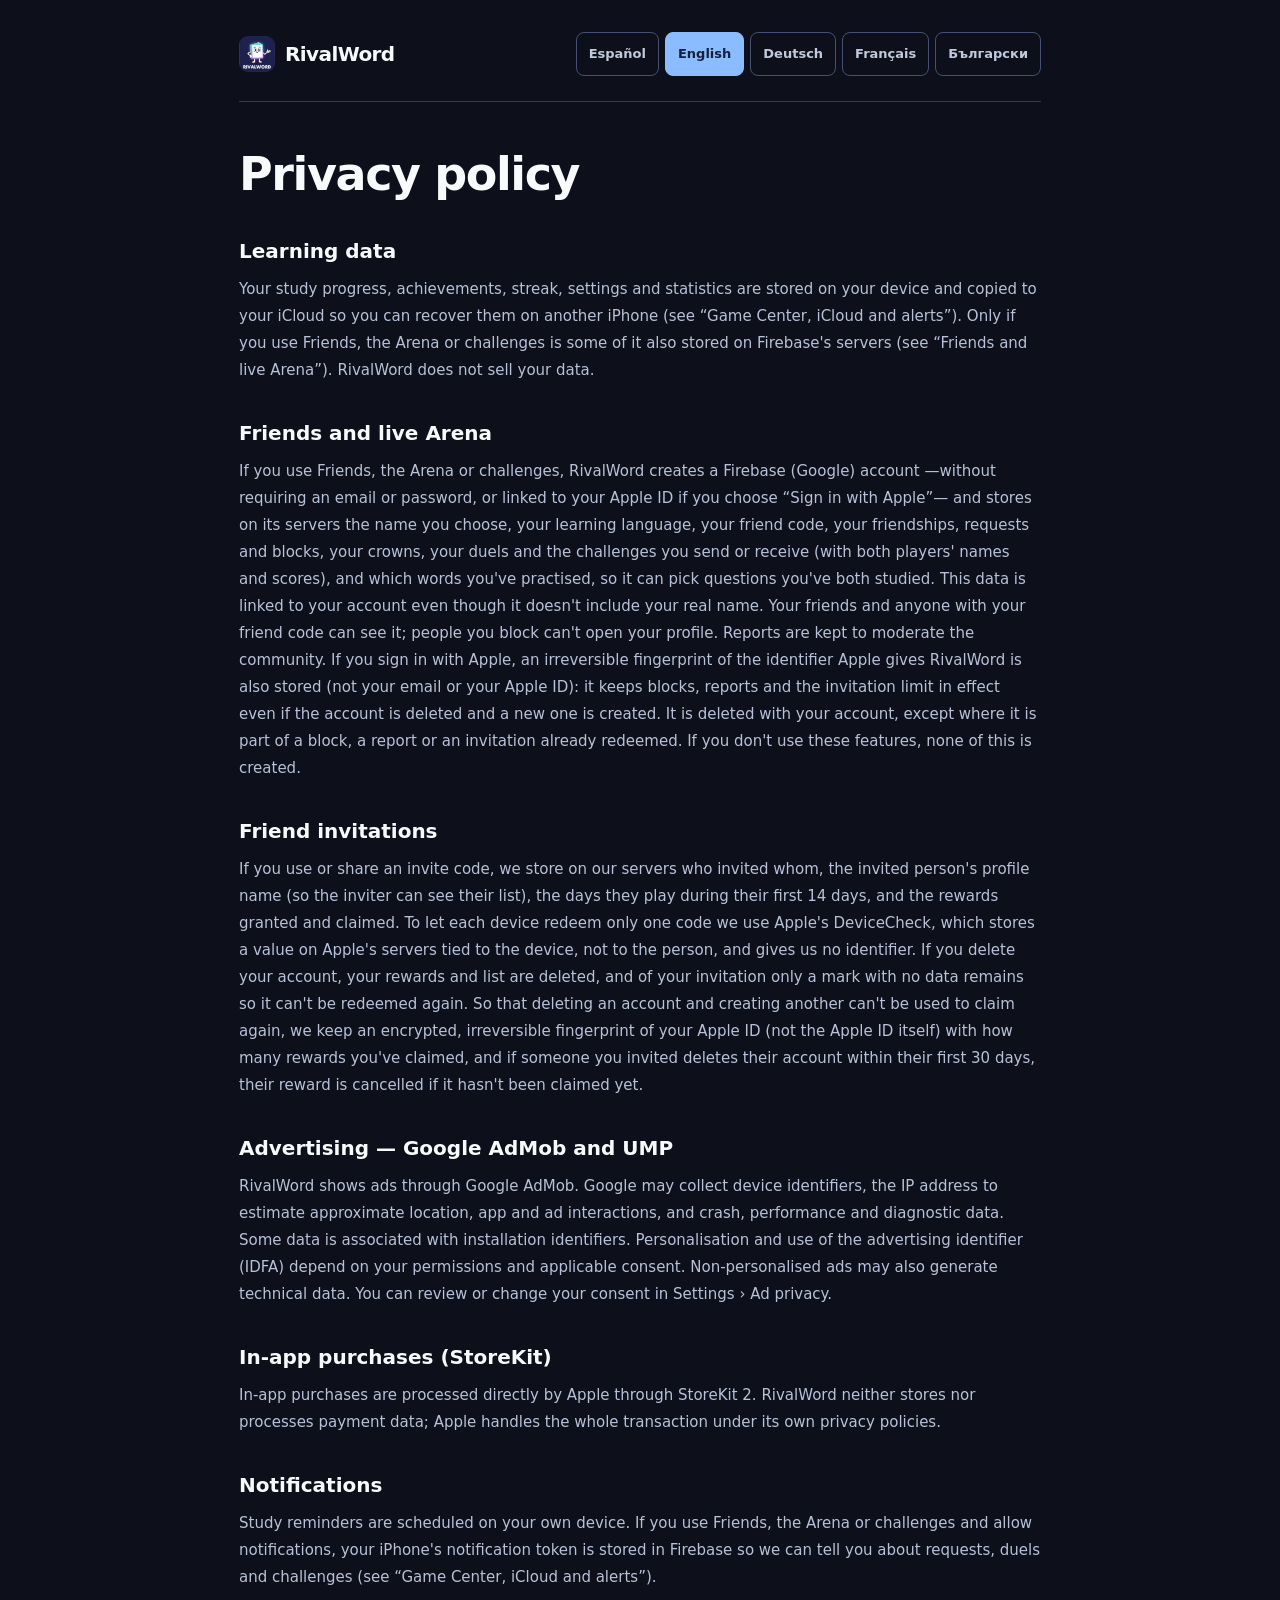
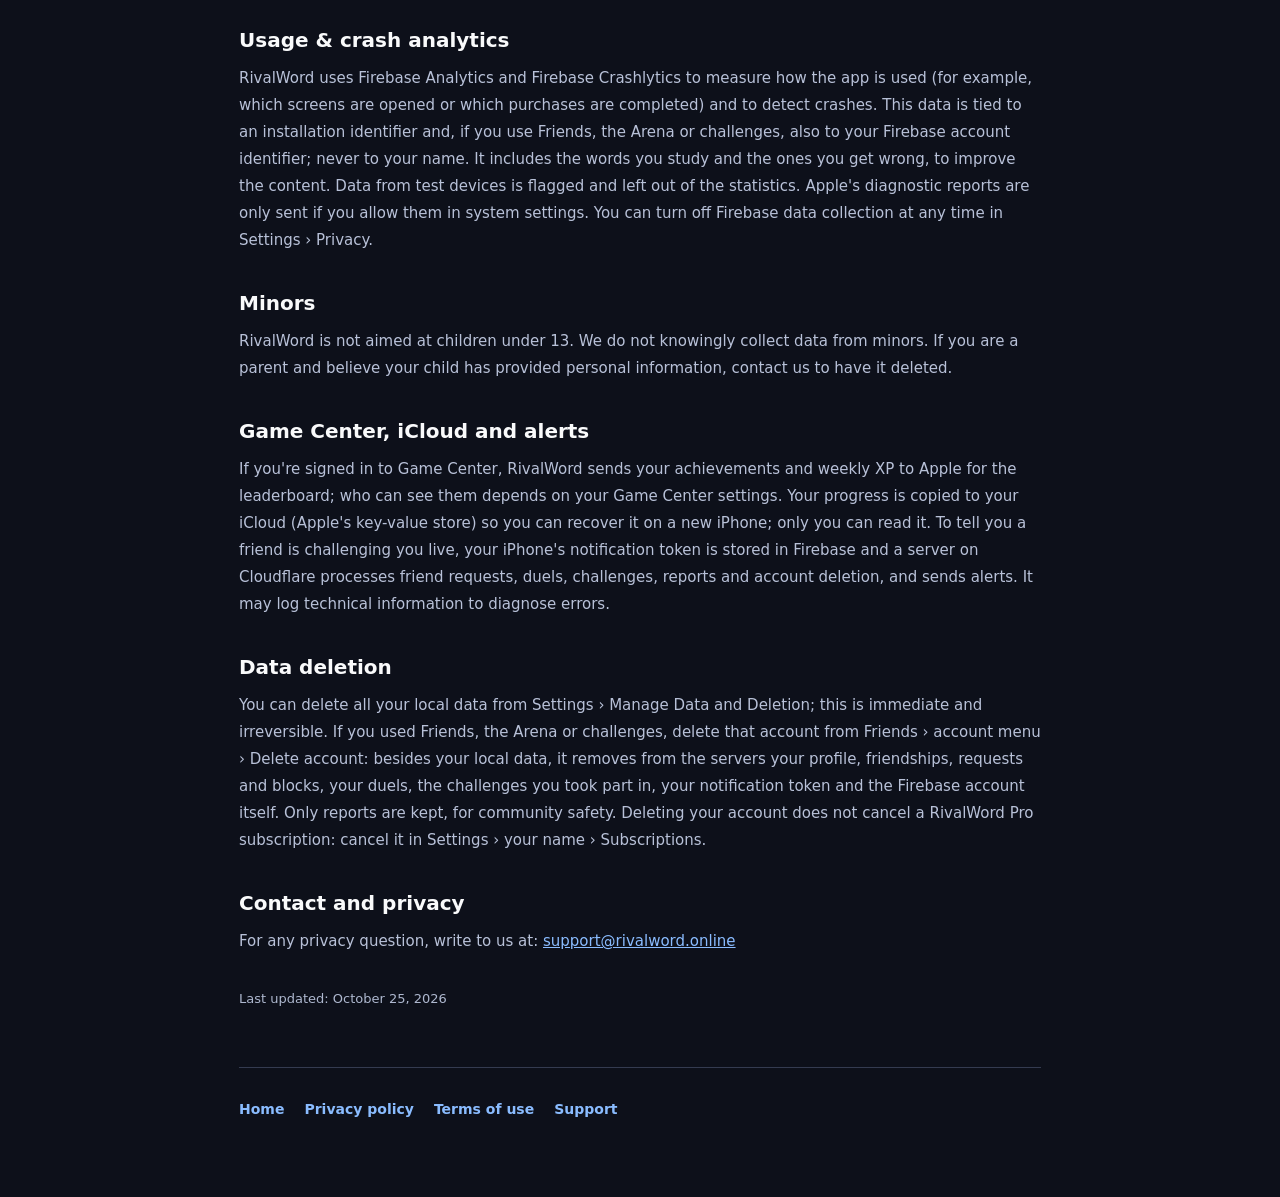
<file: privacy/index.html>
<!doctype html>
<html lang="es">
<head>
  <meta charset="utf-8" />
  <meta name="viewport" content="width=device-width, initial-scale=1" />
  <title>Política de privacidad — RivalWord</title>
  <meta name="description" content="Tu progreso de estudio, logros, racha, configuración y estadísticas se guardan en tu dispositivo y se copian en tu iCloud para que puedas recuperarlos en otro iPhone (ver «Game Center, iCloud y avisos»). Solo si usas Amigos, la Arena o los retos, una parte se guarda también en los servidores de Firebase (ver «Amigos y Arena»). RivalWord no vende tus datos." />
  <link rel="canonical" href="https://rivalword.online/privacy/" />
  <link rel="icon" href="/assets/app-icon.png?v=20260927" />
  <link rel="apple-touch-icon" href="/assets/apple-touch-icon.png?v=20260927" />
  <style>
    :root { color-scheme: dark; }
    * { box-sizing: border-box; }
    html { -webkit-text-size-adjust: 100%; }
    body {
      margin: 0; min-height: 100vh; color: #F9FAFB; line-height: 1.6;
      font-family: "Nunito", ui-rounded, "SF Pro Rounded", system-ui, -apple-system, "Segoe UI", sans-serif;
      background: radial-gradient(1200px 600px at 20% -10%, #1A1A2E 0%, transparent 60%),
                  radial-gradient(900px 500px at 100% 0%, #16213E 0%, transparent 55%), #0D0F1A;
    }
    a { color: #93B4FF; }
    .marco { max-width: 760px; margin: 0 auto; padding: 24px 20px 64px; }
    .cabecera { display: flex; align-items: center; justify-content: space-between; gap: 16px; flex-wrap: wrap; }
    .marca { display: flex; align-items: center; gap: 10px; color: #F9FAFB; text-decoration: none; font-weight: 800; font-size: 20px; }
    .marca img { width: 36px; height: 36px; border-radius: 9px; }
    .idiomas { display: flex; gap: 6px; flex-wrap: wrap; }
    .idiomas button {
      font: inherit; font-size: 13px; font-weight: 700; color: #D1D5DB; cursor: pointer;
      background: rgba(255,255,255,0.06); border: 1px solid rgba(255,255,255,0.12); border-radius: 999px; padding: 4px 12px;
    }
    .idiomas button[aria-pressed="true"] { color: #fff; background: linear-gradient(135deg, #3B82F6, #8B5CF6); border-color: transparent; }
    h1 { font-size: clamp(28px, 6vw, 40px); line-height: 1.15; margin: 40px 0 8px; font-weight: 900; }
    h2 { font-size: 19px; margin: 32px 0 6px; font-weight: 800; }
    p { margin: 0 0 12px; color: #D1D5DB; }
    .fecha { font-size: 13px; color: #9CA3AF; margin-top: 32px; }
    .correo { display: inline-block; margin: 4px 0 16px; font-size: 20px; font-weight: 800; }
    .pie { margin-top: 56px; padding-top: 20px; border-top: 1px solid rgba(255,255,255,0.08); display: flex; gap: 18px; flex-wrap: wrap; font-size: 14px; font-weight: 700; }
    .pie a { text-decoration: none; }
    [hidden] { display: none !important; }
  </style>
  <link rel="stylesheet" href="/assets/legal.css?v=20260926" />
</head>
<body>
  <div class="marco">
    <header class="cabecera">
      <a class="marca" href="/"><img src="/assets/app-icon.png?v=20260927" alt="" width="36" height="36" /><span>RivalWord</span></a>
      <nav class="idiomas" aria-label="Language"><button type="button" data-lang="es" aria-pressed="true">Español</button><button type="button" data-lang="en" aria-pressed="false">English</button><button type="button" data-lang="de" aria-pressed="false">Deutsch</button><button type="button" data-lang="fr" aria-pressed="false">Français</button><button type="button" data-lang="bg" aria-pressed="false">Български</button></nav>
    </header>
    <main>
      <h1><span data-i="es">Política de privacidad</span><span data-i="en" hidden>Privacy policy</span><span data-i="de" hidden>Datenschutzrichtlinie</span><span data-i="fr" hidden>Politique de confidentialité</span><span data-i="bg" hidden>Политика за поверителност</span></h1>
      <h2><span data-i="es">Datos de aprendizaje</span><span data-i="en" hidden>Learning data</span><span data-i="de" hidden>Lerndaten</span><span data-i="fr" hidden>Données d&#x27;apprentissage</span><span data-i="bg" hidden>Данни за обучението</span></h2>
      <p data-i="es">Tu progreso de estudio, logros, racha, configuración y estadísticas se guardan en tu dispositivo y se copian en tu iCloud para que puedas recuperarlos en otro iPhone (ver «Game Center, iCloud y avisos»). Solo si usas Amigos, la Arena o los retos, una parte se guarda también en los servidores de Firebase (ver «Amigos y Arena»). RivalWord no vende tus datos.</p><p data-i="en" hidden>Your study progress, achievements, streak, settings and statistics are stored on your device and copied to your iCloud so you can recover them on another iPhone (see “Game Center, iCloud and alerts”). Only if you use Friends, the Arena or challenges is some of it also stored on Firebase&#x27;s servers (see “Friends and live Arena”). RivalWord does not sell your data.</p><p data-i="de" hidden>Dein Lernfortschritt, deine Erfolge, deine Serie, deine Einstellungen und Statistiken werden auf deinem Gerät gespeichert und in deine iCloud kopiert, damit du sie auf einem anderen iPhone wiederherstellen kannst (siehe „Game Center, iCloud und Mitteilungen“). Nur wenn du Freunde, die Arena oder Herausforderungen nutzt, wird ein Teil auch auf den Servern von Firebase gespeichert (siehe „Freunde und Live-Arena“). RivalWord verkauft deine Daten nicht.</p><p data-i="fr" hidden>Votre progression, vos succès, votre série, vos réglages et vos statistiques sont enregistrés sur votre appareil et copiés dans votre iCloud pour que vous puissiez les récupérer sur un autre iPhone (voir « Game Center, iCloud et alertes »). Seulement si vous utilisez Amis, l&#x27;Arène ou les défis, une partie est aussi enregistrée sur les serveurs de Firebase (voir « Amis et Arène en direct »). RivalWord ne vend pas vos données.</p><p data-i="bg" hidden>Напредъкът, постиженията, серията, настройките и статистиките се пазят на устройството ти и се копират в твоя iCloud, за да ги възстановиш на друг iPhone (виж „Game Center, iCloud и известия“). Само ако използваш Приятели, Арената или предизвикателствата, част от тях се пази и на сървърите на Firebase (виж „Приятели и Арена на живо“). RivalWord не продава данните ти.</p>
      <h2><span data-i="es">Amigos y Arena en directo</span><span data-i="en" hidden>Friends and live Arena</span><span data-i="de" hidden>Freunde und Live-Arena</span><span data-i="fr" hidden>Amis et Arène en direct</span><span data-i="bg" hidden>Приятели и Арена на живо</span></h2>
      <p data-i="es">Si usas Amigos, la Arena o los retos, RivalWord crea una cuenta de Firebase (Google) —sin que tengas que aportar un correo o contraseña, o vinculada a tu Apple ID si eliges «Iniciar sesión con Apple»— y guarda en sus servidores el nombre que elijas, tu idioma de aprendizaje, tu código de amigo, tus amistades, solicitudes y bloqueos, tus coronas, tus duelos y los retos que envíes o recibas (con el nombre y la puntuación de los dos), y qué palabras has practicado, para proponer preguntas que ambos hayáis estudiado. Estos datos van unidos a tu cuenta aunque no incluyan tu nombre real. Los ven tus amigos y quien tenga tu código de amigo; quien hayas bloqueado no puede abrir tu perfil. Las denuncias que se hagan se guardan para moderar la comunidad. Si inicias sesión con Apple, se guarda también una huella irreversible del identificador que Apple da a RivalWord (no tu correo ni tu Apple ID): sirve para que los bloqueos, las denuncias y el tope de invitaciones sigan valiendo aunque se borre la cuenta y se cree otra. Se borra con tu cuenta, salvo la que forme parte de un bloqueo, una denuncia o una invitación ya canjeada. Si no usas estas funciones, nada de esto se crea.</p><p data-i="en" hidden>If you use Friends, the Arena or challenges, RivalWord creates a Firebase (Google) account —without requiring an email or password, or linked to your Apple ID if you choose “Sign in with Apple”— and stores on its servers the name you choose, your learning language, your friend code, your friendships, requests and blocks, your crowns, your duels and the challenges you send or receive (with both players&#x27; names and scores), and which words you&#x27;ve practised, so it can pick questions you&#x27;ve both studied. This data is linked to your account even though it doesn&#x27;t include your real name. Your friends and anyone with your friend code can see it; people you block can&#x27;t open your profile. Reports are kept to moderate the community. If you sign in with Apple, an irreversible fingerprint of the identifier Apple gives RivalWord is also stored (not your email or your Apple ID): it keeps blocks, reports and the invitation limit in effect even if the account is deleted and a new one is created. It is deleted with your account, except where it is part of a block, a report or an invitation already redeemed. If you don&#x27;t use these features, none of this is created.</p><p data-i="de" hidden>Wenn du Freunde, die Arena oder Herausforderungen nutzt, legt RivalWord ein Firebase-Konto (Google) an —ohne dass du eine E-Mail-Adresse oder ein Passwort angeben musst, oder mit deiner Apple-ID verknüpft, wenn du „Mit Apple anmelden“ wählst— und speichert auf dessen Servern den gewählten Namen, deine Lernsprache, deinen Freundescode, Freundschaften, Anfragen und Blockierungen, deine Kronen, Duelle und die Herausforderungen, die du sendest oder erhältst (mit Namen und Punkten beider), sowie welche Wörter du geübt hast, damit Fragen gewählt werden, die ihr beide gelernt habt. Diese Daten sind mit deinem Konto verknüpft, auch wenn sie deinen echten Namen nicht enthalten. Deine Freunde und alle mit deinem Freundescode sehen sie; blockierte Personen können dein Profil nicht öffnen. Meldungen werden zur Moderation aufbewahrt. Wenn du dich mit Apple anmeldest, wird außerdem ein nicht umkehrbarer Fingerabdruck der Kennung gespeichert, die Apple RivalWord gibt (nicht deine E-Mail-Adresse oder deine Apple-ID): So gelten Blockierungen, Meldungen und das Einladungslimit weiter, auch wenn das Konto gelöscht und ein neues angelegt wird. Er wird mit deinem Konto gelöscht, außer wo er Teil einer Blockierung, einer Meldung oder einer bereits eingelösten Einladung ist. Wenn du diese Funktionen nicht nutzt, wird nichts davon angelegt.</p><p data-i="fr" hidden>Si vous utilisez Amis, l&#x27;Arène ou les défis, RivalWord crée un compte Firebase (Google) —sans vous demander une adresse e-mail ou un mot de passe, ou lié à votre identifiant Apple si vous choisissez « Se connecter avec Apple »— et stocke sur ses serveurs le nom choisi, votre langue d&#x27;apprentissage, votre code ami, vos amitiés, demandes et blocages, vos couronnes, vos duels et les défis envoyés ou reçus (avec le nom et le score des deux), ainsi que les mots pratiqués, pour proposer des questions que vous avez tous deux étudiées. Ces données sont liées à votre compte même si elles n&#x27;incluent pas votre vrai nom. Vos amis et toute personne ayant votre code ami peuvent les voir ; les personnes bloquées ne peuvent pas ouvrir votre profil. Les signalements sont conservés pour modérer la communauté. Si vous vous connectez avec Apple, une empreinte irréversible de l&#x27;identifiant qu&#x27;Apple fournit à RivalWord est aussi conservée (ni votre e-mail ni votre identifiant Apple) : elle permet aux blocages, aux signalements et à la limite d&#x27;invitations de rester valables même si le compte est supprimé et qu&#x27;un autre est créé. Elle est supprimée avec votre compte, sauf lorsqu&#x27;elle fait partie d&#x27;un blocage, d&#x27;un signalement ou d&#x27;une invitation déjà utilisée. Si vous n&#x27;utilisez pas ces fonctions, rien de tout cela n&#x27;est créé.</p><p data-i="bg" hidden>Ако използваш Приятели, Арената или предизвикателствата, RivalWord създава акаунт във Firebase (Google) —без да въвеждаш имейл или парола, или свързан с твоя Apple ID, ако избереш „Вход с Apple“— и пази на сървърите му избраното име, езика, който учиш, кода ти за приятели, приятелствата, заявките и блокиранията, короните, дуелите и предизвикателствата, които изпращаш или получаваш (с името и точките на двамата), както и кои думи си упражнявал/а, за да се избират въпроси, които и двамата сте учили. Тези данни са свързани с акаунта ти, макар да не съдържат истинското ти име. Виждат ги приятелите ти и всеки с кода ти; блокираните не могат да отворят профила ти. Сигналите се пазят за модериране на общността. Ако влезеш с Apple, се пази и необратим отпечатък на идентификатора, който Apple дава на RivalWord (не имейлът ти, нито твоят Apple ID): така блокиранията, сигналите и лимитът на поканите важат, дори ако акаунтът бъде изтрит и се създаде нов. Изтрива се заедно с акаунта ти, освен когато е част от блокиране, сигнал или вече използвана покана. Ако не използваш тези функции, нищо от това не се създава.</p>
      <h2><span data-i="es">Invitaciones a amigos</span><span data-i="en" hidden>Friend invitations</span><span data-i="de" hidden>Freundeseinladungen</span><span data-i="fr" hidden>Invitations d&#x27;amis</span><span data-i="bg" hidden>Покани за приятели</span></h2>
      <p data-i="es">Si usas o compartes un código de invitación, guardamos en nuestros servidores quién invitó a quién, el nombre de perfil de la persona invitada (para que quien invitó vea su lista), los días en que juega durante sus primeros 14 días y los premios concedidos y cobrados. Para que cada dispositivo canjee un solo código usamos DeviceCheck de Apple, que guarda un dato en los servidores de Apple asociado al dispositivo, no a la persona, y no nos da ningún identificador. Si borras tu cuenta, se borran tus premios y tu lista, y de tu invitación solo queda una marca sin datos que impide volver a canjear. Para que borrar una cuenta y crear otra no sirva para cobrar de nuevo, conservamos una huella cifrada e irreversible de tu Apple ID (no el Apple ID) con cuántos premios has cobrado, y si alguien a quien invitaste borra su cuenta en sus primeros 30 días, su premio se anula si aún no se ha cobrado.</p><p data-i="en" hidden>If you use or share an invite code, we store on our servers who invited whom, the invited person&#x27;s profile name (so the inviter can see their list), the days they play during their first 14 days, and the rewards granted and claimed. To let each device redeem only one code we use Apple&#x27;s DeviceCheck, which stores a value on Apple&#x27;s servers tied to the device, not to the person, and gives us no identifier. If you delete your account, your rewards and list are deleted, and of your invitation only a mark with no data remains so it can&#x27;t be redeemed again. So that deleting an account and creating another can&#x27;t be used to claim again, we keep an encrypted, irreversible fingerprint of your Apple ID (not the Apple ID itself) with how many rewards you&#x27;ve claimed, and if someone you invited deletes their account within their first 30 days, their reward is cancelled if it hasn&#x27;t been claimed yet.</p><p data-i="de" hidden>Wenn du einen Einladungscode verwendest oder teilst, speichern wir auf unseren Servern, wer wen eingeladen hat, den Profilnamen der eingeladenen Person (damit die einladende Person ihre Liste sieht), die Tage, an denen sie in ihren ersten 14 Tagen spielt, sowie die gewährten und abgeholten Belohnungen. Damit jedes Gerät nur einen Code einlöst, nutzen wir Apples DeviceCheck, das einen Wert auf Apples Servern speichert, der an das Gerät gebunden ist, nicht an die Person, und uns keine Kennung gibt. Wenn du dein Konto löschst, werden deine Belohnungen und deine Liste gelöscht; von deiner Einladung bleibt nur eine Markierung ohne Daten, damit sie nicht erneut eingelöst wird. Damit Löschen und neu Anlegen nicht zum erneuten Kassieren genutzt werden kann, behalten wir einen verschlüsselten, nicht umkehrbaren Fingerabdruck deiner Apple-ID (nicht die Apple-ID selbst) mit der Zahl der abgeholten Belohnungen; löscht eine eingeladene Person ihr Konto in den ersten 30 Tagen, verfällt ihre Belohnung, falls sie noch nicht abgeholt wurde.</p><p data-i="fr" hidden>Si vous utilisez ou partagez un code d&#x27;invitation, nous conservons sur nos serveurs qui a invité qui, le nom de profil de la personne invitée (pour que la personne qui invite voie sa liste), les jours où elle joue pendant ses 14 premiers jours, ainsi que les récompenses attribuées et récupérées. Pour qu&#x27;un appareil n&#x27;utilise qu&#x27;un seul code, nous utilisons DeviceCheck d&#x27;Apple, qui conserve une valeur sur les serveurs d&#x27;Apple liée à l&#x27;appareil, non à la personne, et ne nous fournit aucun identifiant. Si vous supprimez votre compte, vos récompenses et votre liste sont supprimées ; de votre invitation, il ne reste qu&#x27;une marque sans données qui empêche de l&#x27;utiliser à nouveau. Pour qu&#x27;on ne puisse pas supprimer un compte et en créer un autre pour être récompensé à nouveau, nous conservons une empreinte chiffrée et irréversible de votre identifiant Apple (pas l&#x27;identifiant lui-même) avec le nombre de récompenses récupérées ; si une personne invitée supprime son compte dans ses 30 premiers jours, sa récompense est annulée si elle n&#x27;a pas encore été récupérée.</p><p data-i="bg" hidden>Ако използваш или споделяш код за покана, пазим на сървърите си кой кого е поканил, името в профила на поканения (за да вижда поканилият списъка си), дните, в които играе през първите си 14 дни, и дадените и взетите награди. За да може всяко устройство да използва само един код, ползваме DeviceCheck на Apple, който пази стойност на сървърите на Apple, свързана с устройството, а не с човека, и не ни дава идентификатор. Ако изтриеш акаунта си, наградите и списъкът ти се изтриват, а от поканата ти остава само маркировка без данни, за да не може да се използва отново. За да не може изтриване и нов акаунт да се ползват за повторни награди, пазим криптиран и необратим отпечатък на твоя Apple ID (не самия Apple ID) с броя взети награди, а ако поканен изтрие акаунта си през първите 30 дни, наградата му се анулира, ако още не е взета.</p>
      <h2><span data-i="es">Publicidad — Google AdMob y UMP</span><span data-i="en" hidden>Advertising — Google AdMob and UMP</span><span data-i="de" hidden>Werbung — Google AdMob und UMP</span><span data-i="fr" hidden>Publicité — Google AdMob et UMP</span><span data-i="bg" hidden>Реклама — Google AdMob и UMP</span></h2>
      <p data-i="es">RivalWord muestra anuncios a través de Google AdMob. Google puede recoger identificadores del dispositivo, la dirección IP para estimar la ubicación aproximada, interacciones con la app y los anuncios, y datos de fallos, rendimiento y diagnóstico. Algunos datos se asocian a identificadores de la instalación. La personalización y el uso del identificador publicitario (IDFA) dependen de tus permisos y del consentimiento aplicable. Los anuncios no personalizados también pueden generar datos técnicos. Puedes revisar o cambiar tu consentimiento en Ajustes › Privacidad de anuncios.</p><p data-i="en" hidden>RivalWord shows ads through Google AdMob. Google may collect device identifiers, the IP address to estimate approximate location, app and ad interactions, and crash, performance and diagnostic data. Some data is associated with installation identifiers. Personalisation and use of the advertising identifier (IDFA) depend on your permissions and applicable consent. Non-personalised ads may also generate technical data. You can review or change your consent in Settings › Ad privacy.</p><p data-i="de" hidden>RivalWord zeigt Werbung über Google AdMob. Google kann Gerätekennungen, die IP-Adresse zur Schätzung des ungefähren Standorts, App- und Werbeinteraktionen sowie Absturz-, Leistungs- und Diagnosedaten erfassen. Einige Daten sind mit Installationskennungen verknüpft. Personalisierung und Nutzung der Werbekennung (IDFA) hängen von deinen Berechtigungen und der erforderlichen Einwilligung ab. Auch nicht personalisierte Anzeigen können technische Daten erzeugen. Du kannst deine Einwilligung unter Einstellungen › Werbe-Privatsphäre prüfen oder ändern.</p><p data-i="fr" hidden>RivalWord affiche des publicités via Google AdMob. Google peut collecter des identifiants d&#x27;appareil, l&#x27;adresse IP pour estimer la localisation approximative, les interactions avec l&#x27;app et les annonces, ainsi que des données de plantage, de performance et de diagnostic. Certaines données sont associées à des identifiants d&#x27;installation. La personnalisation et l&#x27;utilisation de l&#x27;identifiant publicitaire (IDFA) dépendent de vos autorisations et du consentement applicable. Les annonces non personnalisées peuvent aussi générer des données techniques. Vous pouvez revoir ou modifier votre consentement dans Réglages › Confidentialité des publicités.</p><p data-i="bg" hidden>RivalWord показва реклами през Google AdMob. Google може да събира идентификатори на устройството, IP адреса за приблизително местоположение, взаимодействия с приложението и рекламите, както и данни за сривове, производителност и диагностика. Някои данни са свързани с идентификатори на инсталацията. Персонализацията и използването на рекламния идентификатор (IDFA) зависят от разрешенията ти и приложимото съгласие. Неперсонализираните реклами също могат да генерират технически данни. Можеш да прегледаш или промениш съгласието си в Настройки › Поверителност на рекламите.</p>
      <h2><span data-i="es">Compras integradas (StoreKit)</span><span data-i="en" hidden>In-app purchases (StoreKit)</span><span data-i="de" hidden>In-App-Käufe (StoreKit)</span><span data-i="fr" hidden>Achats intégrés (StoreKit)</span><span data-i="bg" hidden>Покупки в приложението (StoreKit)</span></h2>
      <p data-i="es">Las compras dentro de la app se procesan directamente por Apple a través de StoreKit 2. RivalWord no almacena ni procesa datos de pago; Apple gestiona toda la transacción según sus propias políticas de privacidad.</p><p data-i="en" hidden>In-app purchases are processed directly by Apple through StoreKit 2. RivalWord neither stores nor processes payment data; Apple handles the whole transaction under its own privacy policies.</p><p data-i="de" hidden>In-App-Käufe werden direkt von Apple über StoreKit 2 abgewickelt. RivalWord speichert und verarbeitet keine Zahlungsdaten; Apple wickelt die gesamte Transaktion nach seinen eigenen Datenschutzrichtlinien ab.</p><p data-i="fr" hidden>Les achats intégrés sont traités directement par Apple via StoreKit 2. RivalWord ne stocke ni ne traite de données de paiement ; Apple gère toute la transaction selon ses propres règles de confidentialité.</p><p data-i="bg" hidden>Покупките в приложението се обработват директно от Apple през StoreKit 2. RivalWord не съхранява и не обработва платежни данни; Apple управлява цялата транзакция според собствените си правила за поверителност.</p>
      <h2><span data-i="es">Notificaciones</span><span data-i="en" hidden>Notifications</span><span data-i="de" hidden>Benachrichtigungen</span><span data-i="fr" hidden>Notifications</span><span data-i="bg" hidden>Известия</span></h2>
      <p data-i="es">Los recordatorios de estudio se programan en tu propio dispositivo. Si usas Amigos, la Arena o los retos y autorizas notificaciones, el identificador de notificaciones de tu iPhone se guarda en Firebase para poder avisarte de solicitudes, duelos y retos (ver «Game Center, iCloud y avisos»).</p><p data-i="en" hidden>Study reminders are scheduled on your own device. If you use Friends, the Arena or challenges and allow notifications, your iPhone&#x27;s notification token is stored in Firebase so we can tell you about requests, duels and challenges (see “Game Center, iCloud and alerts”).</p><p data-i="de" hidden>Lernerinnerungen werden auf deinem eigenen Gerät geplant. Wenn du Freunde, die Arena oder Herausforderungen nutzt und Mitteilungen erlaubst, wird das Mitteilungs-Token deines iPhones in Firebase gespeichert, damit wir dich über Anfragen, Duelle und Herausforderungen informieren können (siehe „Game Center, iCloud und Mitteilungen“).</p><p data-i="fr" hidden>Les rappels d&#x27;étude sont programmés sur votre propre appareil. Si vous utilisez Amis, l&#x27;Arène ou les défis et autorisez les notifications, le jeton de notification de votre iPhone est enregistré dans Firebase pour vous prévenir des demandes, duels et défis (voir « Game Center, iCloud et alertes »).</p><p data-i="bg" hidden>Напомнянията за учене се планират на твоето устройство. Ако използваш Приятели, Арената или предизвикателствата и разрешиш известия, идентификаторът за известия на iPhone-а ти се пази във Firebase, за да те уведомяваме за заявки, дуели и предизвикателства (виж „Game Center, iCloud и известия“).</p>
      <h2><span data-i="es">Análisis de uso y fallos</span><span data-i="en" hidden>Usage &amp; crash analytics</span><span data-i="de" hidden>Nutzungs- und Absturzanalyse</span><span data-i="fr" hidden>Analyse d&#x27;utilisation et de plantages</span><span data-i="bg" hidden>Анализ на употреба и сривове</span></h2>
      <p data-i="es">RivalWord usa Firebase Analytics y Firebase Crashlytics para medir cómo se usa la app (por ejemplo, qué pantallas se abren o qué compras se completan) y detectar fallos. Estos datos van asociados a un identificador de la instalación y, si usas Amigos, la Arena o los retos, también al identificador de tu cuenta de Firebase; nunca a tu nombre. Incluyen las palabras que estudias y las que fallas, para mejorar el contenido. Los datos de los dispositivos de prueba se marcan y no cuentan en las estadísticas. Los informes de diagnóstico de Apple solo se envían si los autorizas en los ajustes del sistema. Puedes desactivar la recogida de Firebase en cualquier momento en Ajustes › Privacidad.</p><p data-i="en" hidden>RivalWord uses Firebase Analytics and Firebase Crashlytics to measure how the app is used (for example, which screens are opened or which purchases are completed) and to detect crashes. This data is tied to an installation identifier and, if you use Friends, the Arena or challenges, also to your Firebase account identifier; never to your name. It includes the words you study and the ones you get wrong, to improve the content. Data from test devices is flagged and left out of the statistics. Apple&#x27;s diagnostic reports are only sent if you allow them in system settings. You can turn off Firebase data collection at any time in Settings › Privacy.</p><p data-i="de" hidden>RivalWord verwendet Firebase Analytics und Firebase Crashlytics, um zu messen, wie die App genutzt wird (z. B. welche Bildschirme geöffnet oder welche Käufe abgeschlossen werden), und um Abstürze zu erkennen. Diese Daten sind mit einer Installationskennung verknüpft und, wenn du Freunde, die Arena oder Herausforderungen nutzt, auch mit der Kennung deines Firebase-Kontos; nie mit deinem Namen. Dazu gehören die Wörter, die du lernst und bei denen du dich irrst, um die Inhalte zu verbessern. Daten von Testgeräten werden markiert und zählen nicht in der Statistik. Apples Diagnoseberichte werden nur gesendet, wenn du sie in den Systemeinstellungen erlaubst. Du kannst die Datenerfassung von Firebase jederzeit unter Einstellungen › Datenschutz deaktivieren.</p><p data-i="fr" hidden>RivalWord utilise Firebase Analytics et Firebase Crashlytics pour mesurer l&#x27;utilisation de l&#x27;app (par exemple, les écrans ouverts ou les achats effectués) et détecter les plantages. Ces données sont liées à un identifiant d&#x27;installation et, si vous utilisez Amis, l&#x27;Arène ou les défis, aussi à l&#x27;identifiant de votre compte Firebase ; jamais à votre nom. Elles incluent les mots que vous étudiez et ceux où vous vous trompez, pour améliorer le contenu. Les données des appareils de test sont marquées et exclues des statistiques. Les rapports de diagnostic d&#x27;Apple ne sont envoyés que si vous les autorisez dans les réglages système. Vous pouvez désactiver la collecte de Firebase à tout moment dans Réglages › Confidentialité.</p><p data-i="bg" hidden>RivalWord използва Firebase Analytics и Firebase Crashlytics, за да измерва как се използва приложението (например кои екрани се отварят или кои покупки се завършват) и да засича сривове. Тези данни са свързани с идентификатор на инсталацията и, ако използваш Приятели, Арената или предизвикателствата, и с идентификатора на акаунта ти във Firebase; никога с името ти. Включват думите, които учиш, и тези, в които грешиш, за да подобряваме съдържанието. Данните от тестови устройства се отбелязват и не влизат в статистиката. Диагностичните отчети на Apple се изпращат само ако ги разрешиш в системните настройки. Можеш да изключиш събирането от Firebase по всяко време в Настройки › Поверителност.</p>
      <h2><span data-i="es">Menores</span><span data-i="en" hidden>Minors</span><span data-i="de" hidden>Minderjährige</span><span data-i="fr" hidden>Mineurs</span><span data-i="bg" hidden>Непълнолетни</span></h2>
      <p data-i="es">RivalWord no está dirigida a menores de 13 años. No recopilamos conscientemente datos de menores. Si eres padre/madre y crees que tu hijo ha proporcionado información personal, contáctanos para eliminarla.</p><p data-i="en" hidden>RivalWord is not aimed at children under 13. We do not knowingly collect data from minors. If you are a parent and believe your child has provided personal information, contact us to have it deleted.</p><p data-i="de" hidden>RivalWord richtet sich nicht an Kinder unter 13 Jahren. Wir erheben wissentlich keine Daten von Minderjährigen. Wenn du Elternteil bist und glaubst, dein Kind habe personenbezogene Daten angegeben, melde dich bei uns, damit wir sie löschen.</p><p data-i="fr" hidden>RivalWord ne s&#x27;adresse pas aux moins de 13 ans. Nous ne collectons pas sciemment de données de mineurs. Si vous êtes parent et pensez que votre enfant a fourni des informations personnelles, contactez-nous pour les supprimer.</p><p data-i="bg" hidden>RivalWord не е насочено към деца под 13 години. Не събираме съзнателно данни от непълнолетни. Ако сте родител и смятате, че детето ви е предоставило лични данни, свържете се с нас, за да ги изтрием.</p>
      <h2><span data-i="es">Game Center, iCloud y avisos</span><span data-i="en" hidden>Game Center, iCloud and alerts</span><span data-i="de" hidden>Game Center, iCloud und Mitteilungen</span><span data-i="fr" hidden>Game Center, iCloud et alertes</span><span data-i="bg" hidden>Game Center, iCloud и известия</span></h2>
      <p data-i="es">Si tienes sesión en Game Center, RivalWord envía a Apple tus logros y tu XP semanal para la clasificación; los ve quien Game Center permita según tus ajustes. Tu progreso se copia en tu iCloud (almacén clave-valor de Apple) para recuperarlo si cambias de iPhone; solo tú puedes leerlo. Para avisarte de que un amigo te reta en directo, el identificador de notificaciones de tu iPhone se guarda en Firebase y un servidor en Cloudflare procesa las solicitudes de amigos, duelos, retos, denuncias y borrado de cuenta, y envía los avisos. Puede registrar información técnica para diagnosticar errores.</p><p data-i="en" hidden>If you&#x27;re signed in to Game Center, RivalWord sends your achievements and weekly XP to Apple for the leaderboard; who can see them depends on your Game Center settings. Your progress is copied to your iCloud (Apple&#x27;s key-value store) so you can recover it on a new iPhone; only you can read it. To tell you a friend is challenging you live, your iPhone&#x27;s notification token is stored in Firebase and a server on Cloudflare processes friend requests, duels, challenges, reports and account deletion, and sends alerts. It may log technical information to diagnose errors.</p><p data-i="de" hidden>Wenn du bei Game Center angemeldet bist, sendet RivalWord deine Erfolge und deine Wochen-XP für die Bestenliste an Apple; wer sie sieht, hängt von deinen Game-Center-Einstellungen ab. Dein Fortschritt wird in deine iCloud (Schlüssel-Wert-Speicher von Apple) kopiert, damit du ihn auf einem neuen iPhone wiederherstellen kannst; nur du kannst ihn lesen. Damit du erfährst, dass dich ein Freund live herausfordert, wird das Mitteilungs-Token deines iPhones in Firebase gespeichert und ein Server bei Cloudflare verarbeitet Freundschaftsanfragen, Duelle, Herausforderungen, Meldungen und Kontolöschungen und versendet Mitteilungen. Er kann technische Informationen zur Fehlerdiagnose protokollieren.</p><p data-i="fr" hidden>Si vous êtes connecté à Game Center, RivalWord envoie à Apple vos succès et votre XP hebdomadaire pour le classement ; qui peut les voir dépend de vos réglages Game Center. Votre progression est copiée dans votre iCloud (stockage clé-valeur d&#x27;Apple) pour la récupérer sur un nouvel iPhone ; vous seul pouvez la lire. Pour vous prévenir qu&#x27;un ami vous défie en direct, le jeton de notification de votre iPhone est enregistré dans Firebase et un serveur chez Cloudflare traite les demandes d’amis, duels, défis, signalements et suppressions de compte, et envoie les alertes. Il peut enregistrer des informations techniques pour diagnostiquer les erreurs.</p><p data-i="bg" hidden>Ако си влязъл/а в Game Center, RivalWord изпраща на Apple постиженията и седмичния ти XP за класацията; кой ги вижда зависи от настройките ти в Game Center. Напредъкът ти се копира в твоя iCloud (хранилището ключ-стойност на Apple), за да го възстановиш на нов iPhone; само ти можеш да го четеш. За да те известим, че приятел те предизвиква на живо, токенът за известия на iPhone-а ти се пази във Firebase, а сървър в Cloudflare обработва заявки за приятелство, дуели, предизвикателства, сигнали и изтриване на акаунт и изпраща известията. Може да записва техническа информация за диагностика на грешки.</p>
      <h2><span data-i="es">Borrado de datos</span><span data-i="en" hidden>Data deletion</span><span data-i="de" hidden>Datenlöschung</span><span data-i="fr" hidden>Suppression des données</span><span data-i="bg" hidden>Изтриване на данни</span></h2>
      <p data-i="es">Puedes eliminar todos tus datos locales desde Ajustes › Gestionar Datos y Borrado; es inmediato e irreversible. Si usaste Amigos, la Arena o los retos, borra esa cuenta desde Amigos › menú de la cuenta › Borrar cuenta: además de lo local, elimina de los servidores tu perfil, tus amistades, solicitudes y bloqueos, tus duelos, los retos en los que participaste, tu identificador de notificaciones y la propia cuenta de Firebase. Solo se conservan las denuncias, para la seguridad de la comunidad. Borrar la cuenta no cancela una suscripción a RivalWord Pro: se cancela en Ajustes › tu nombre › Suscripciones.</p><p data-i="en" hidden>You can delete all your local data from Settings › Manage Data and Deletion; this is immediate and irreversible. If you used Friends, the Arena or challenges, delete that account from Friends › account menu › Delete account: besides your local data, it removes from the servers your profile, friendships, requests and blocks, your duels, the challenges you took part in, your notification token and the Firebase account itself. Only reports are kept, for community safety. Deleting your account does not cancel a RivalWord Pro subscription: cancel it in Settings › your name › Subscriptions.</p><p data-i="de" hidden>Du kannst alle lokalen Daten unter Einstellungen › Daten verwalten und löschen entfernen; das geschieht sofort und ist unwiderruflich. Wenn du Freunde, die Arena oder Herausforderungen genutzt hast, lösche dieses Konto unter Freunde › Kontomenü › Konto löschen: Neben den lokalen Daten werden von den Servern dein Profil, Freundschaften, Anfragen und Blockierungen, deine Duelle, die Herausforderungen, an denen du teilgenommen hast, dein Mitteilungs-Token und das Firebase-Konto selbst entfernt. Nur Meldungen werden aufbewahrt, zur Sicherheit der Community. Das Löschen des Kontos kündigt kein RivalWord-Pro-Abo: Kündige es unter Einstellungen › dein Name › Abonnements.</p><p data-i="fr" hidden>Vous pouvez supprimer toutes vos données locales depuis Réglages › Gérer les données et suppression ; c&#x27;est immédiat et irréversible. Si vous avez utilisé Amis, l&#x27;Arène ou les défis, supprimez ce compte depuis Amis › menu du compte › Supprimer le compte : en plus des données locales, cela efface des serveurs votre profil, vos amitiés, demandes et blocages, vos duels, les défis auxquels vous avez participé, votre jeton de notification et le compte Firebase lui-même. Seuls les signalements sont conservés, pour la sécurité de la communauté. Supprimer le compte n&#x27;annule pas un abonnement RivalWord Pro : annulez-le dans Réglages › votre nom › Abonnements.</p><p data-i="bg" hidden>Можеш да изтриеш всички локални данни от Настройки › Управление на данни и изтриване; действието е незабавно и необратимо. Ако си използвал/а Приятели, Арената или предизвикателствата, изтрий акаунта от Приятели › меню на акаунта › Изтрий акаунта: освен локалните данни, от сървърите се изтриват профилът ти, приятелствата, заявките и блокиранията, дуелите, предизвикателствата, в които си участвал/а, идентификаторът за известия и самият акаунт във Firebase. Пазят се само сигналите, за сигурността на общността. Изтриването на акаунта не отменя абонамент за RivalWord Pro: отмени го в Настройки › твоето име › Абонаменти.</p>
      <h2><span data-i="es">Contacto y privacidad</span><span data-i="en" hidden>Contact and privacy</span><span data-i="de" hidden>Kontakt und Datenschutz</span><span data-i="fr" hidden>Contact et confidentialité</span><span data-i="bg" hidden>Контакт и поверителност</span></h2>
      <p data-i="es">Para cualquier consulta sobre privacidad escríbenos a: <a href="mailto:support@rivalword.online">support@rivalword.online</a></p><p data-i="en" hidden>For any privacy question, write to us at: <a href="mailto:support@rivalword.online">support@rivalword.online</a></p><p data-i="de" hidden>Bei Fragen zum Datenschutz schreib uns an: <a href="mailto:support@rivalword.online">support@rivalword.online</a></p><p data-i="fr" hidden>Pour toute question de confidentialité, écrivez-nous à : <a href="mailto:support@rivalword.online">support@rivalword.online</a></p><p data-i="bg" hidden>За въпроси относно поверителността ни пиши на: <a href="mailto:support@rivalword.online">support@rivalword.online</a></p>
      <p class="fecha"><span data-i="es">Última actualización: 25 de octubre de 2026</span><span data-i="en" hidden>Last updated: October 25, 2026</span><span data-i="de" hidden>Zuletzt aktualisiert: 25. Oktober 2026</span><span data-i="fr" hidden>Dernière mise à jour : 25 octobre 2026</span><span data-i="bg" hidden>Последна актуализация: 25 октомври 2026 г.</span></p>
    </main>
    <nav class="pie"><a href="/"><span data-i="es">Inicio</span><span data-i="en" hidden>Home</span><span data-i="de" hidden>Startseite</span><span data-i="fr" hidden>Accueil</span><span data-i="bg" hidden>Начало</span></a><a href="/privacy/"><span data-i="es">Política de privacidad</span><span data-i="en" hidden>Privacy policy</span><span data-i="de" hidden>Datenschutzrichtlinie</span><span data-i="fr" hidden>Politique de confidentialité</span><span data-i="bg" hidden>Политика за поверителност</span></a><a href="/terms/"><span data-i="es">Términos de uso</span><span data-i="en" hidden>Terms of use</span><span data-i="de" hidden>Nutzungsbedingungen</span><span data-i="fr" hidden>Conditions d&#x27;utilisation</span><span data-i="bg" hidden>Условия за ползване</span></a><a href="/support/"><span data-i="es">Soporte</span><span data-i="en" hidden>Support</span><span data-i="de" hidden>Support</span><span data-i="fr" hidden>Assistance</span><span data-i="bg" hidden>Поддръжка</span></a></nav>
  </div>
  <script>
    (function () {
      var idiomas = ['es', 'en', 'de', 'fr', 'bg'];
      var pedido = new URLSearchParams(location.search).get("lang");
      var nav = (navigator.language || "es").slice(0, 2).toLowerCase();
      var actual = idiomas.indexOf(pedido) >= 0 ? pedido : (idiomas.indexOf(nav) >= 0 ? nav : "es");
      function poner(i) {
        document.documentElement.lang = i;
        document.querySelectorAll("[data-i]").forEach(function (e) { e.hidden = e.getAttribute("data-i") !== i; });
        document.querySelectorAll(".idiomas button").forEach(function (b) { b.setAttribute("aria-pressed", b.dataset.lang === i); });
      }
      document.querySelectorAll(".idiomas button").forEach(function (b) {
        b.addEventListener("click", function () { poner(b.dataset.lang); });
      });
      poner(actual);
    })();
  </script>
</body>
</html>
</file>
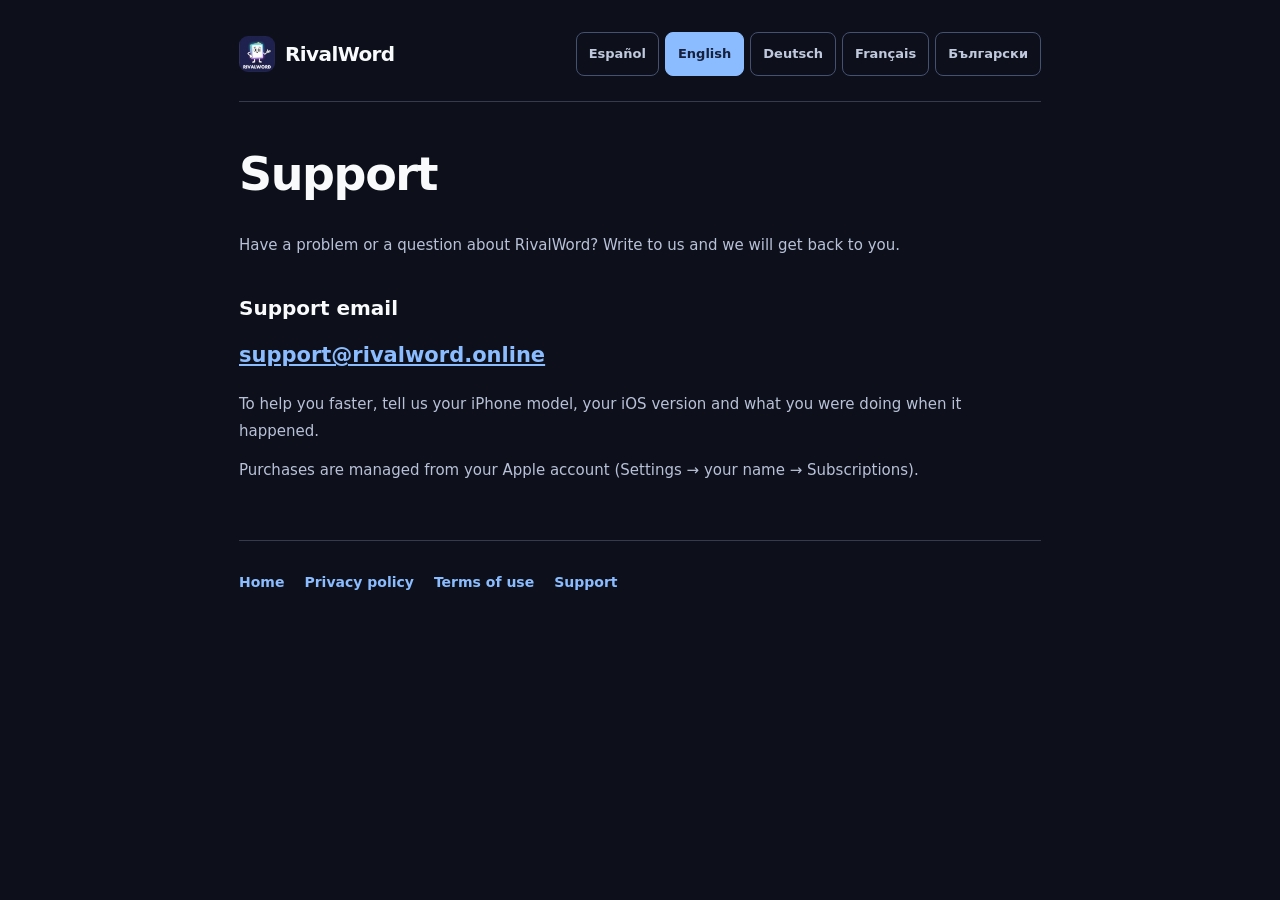
<file: support/index.html>
<!doctype html>
<html lang="es">
<head>
  <meta charset="utf-8" />
  <meta name="viewport" content="width=device-width, initial-scale=1" />
  <title>Soporte — RivalWord</title>
  <meta name="description" content="¿Tienes un problema o una duda con RivalWord? Escríbenos y te respondemos." />
  <link rel="canonical" href="https://rivalword.online/support/" />
  <link rel="icon" href="/assets/app-icon.png?v=20260927" />
  <link rel="apple-touch-icon" href="/assets/apple-touch-icon.png?v=20260927" />
  <style>
    :root { color-scheme: dark; }
    * { box-sizing: border-box; }
    html { -webkit-text-size-adjust: 100%; }
    body {
      margin: 0; min-height: 100vh; color: #F9FAFB; line-height: 1.6;
      font-family: "Nunito", ui-rounded, "SF Pro Rounded", system-ui, -apple-system, "Segoe UI", sans-serif;
      background: radial-gradient(1200px 600px at 20% -10%, #1A1A2E 0%, transparent 60%),
                  radial-gradient(900px 500px at 100% 0%, #16213E 0%, transparent 55%), #0D0F1A;
    }
    a { color: #93B4FF; }
    .marco { max-width: 760px; margin: 0 auto; padding: 24px 20px 64px; }
    .cabecera { display: flex; align-items: center; justify-content: space-between; gap: 16px; flex-wrap: wrap; }
    .marca { display: flex; align-items: center; gap: 10px; color: #F9FAFB; text-decoration: none; font-weight: 800; font-size: 20px; }
    .marca img { width: 36px; height: 36px; border-radius: 9px; }
    .idiomas { display: flex; gap: 6px; flex-wrap: wrap; }
    .idiomas button {
      font: inherit; font-size: 13px; font-weight: 700; color: #D1D5DB; cursor: pointer;
      background: rgba(255,255,255,0.06); border: 1px solid rgba(255,255,255,0.12); border-radius: 999px; padding: 4px 12px;
    }
    .idiomas button[aria-pressed="true"] { color: #fff; background: linear-gradient(135deg, #3B82F6, #8B5CF6); border-color: transparent; }
    h1 { font-size: clamp(28px, 6vw, 40px); line-height: 1.15; margin: 40px 0 8px; font-weight: 900; }
    h2 { font-size: 19px; margin: 32px 0 6px; font-weight: 800; }
    p { margin: 0 0 12px; color: #D1D5DB; }
    .fecha { font-size: 13px; color: #9CA3AF; margin-top: 32px; }
    .correo { display: inline-block; margin: 4px 0 16px; font-size: 20px; font-weight: 800; }
    .pie { margin-top: 56px; padding-top: 20px; border-top: 1px solid rgba(255,255,255,0.08); display: flex; gap: 18px; flex-wrap: wrap; font-size: 14px; font-weight: 700; }
    .pie a { text-decoration: none; }
    [hidden] { display: none !important; }
  </style>
  <link rel="stylesheet" href="/assets/legal.css?v=20260926" />
</head>
<body>
  <div class="marco">
    <header class="cabecera">
      <a class="marca" href="/"><img src="/assets/app-icon.png?v=20260927" alt="" width="36" height="36" /><span>RivalWord</span></a>
      <nav class="idiomas" aria-label="Language"><button type="button" data-lang="es" aria-pressed="true">Español</button><button type="button" data-lang="en" aria-pressed="false">English</button><button type="button" data-lang="de" aria-pressed="false">Deutsch</button><button type="button" data-lang="fr" aria-pressed="false">Français</button><button type="button" data-lang="bg" aria-pressed="false">Български</button></nav>
    </header>
    <main>
      <h1><span data-i="es">Soporte</span><span data-i="en" hidden>Support</span><span data-i="de" hidden>Support</span><span data-i="fr" hidden>Assistance</span><span data-i="bg" hidden>Поддръжка</span></h1>
      <p data-i="es">¿Tienes un problema o una duda con RivalWord? Escríbenos y te respondemos.</p><p data-i="en" hidden>Have a problem or a question about RivalWord? Write to us and we will get back to you.</p><p data-i="de" hidden>Hast du ein Problem oder eine Frage zu RivalWord? Schreib uns, wir melden uns bei dir.</p><p data-i="fr" hidden>Un problème ou une question sur RivalWord ? Écris-nous, nous te répondrons.</p><p data-i="bg" hidden>Имаш проблем или въпрос за RivalWord? Пиши ни и ще ти отговорим.</p>
      <h2><span data-i="es">Correo de soporte</span><span data-i="en" hidden>Support email</span><span data-i="de" hidden>Support-E-Mail</span><span data-i="fr" hidden>E-mail d&#x27;assistance</span><span data-i="bg" hidden>Имейл за поддръжка</span></h2>
      <a class="correo" href="mailto:support@rivalword.online?subject=RivalWord">support@rivalword.online</a>
      <p data-i="es">Para ayudarte antes, indica el modelo de tu iPhone, la versión de iOS y qué estabas haciendo cuando ocurrió.</p><p data-i="en" hidden>To help you faster, tell us your iPhone model, your iOS version and what you were doing when it happened.</p><p data-i="de" hidden>Damit wir schneller helfen können, nenne uns dein iPhone-Modell, deine iOS-Version und was du gerade getan hast.</p><p data-i="fr" hidden>Pour t&#x27;aider plus vite, indique le modèle de ton iPhone, ta version d&#x27;iOS et ce que tu faisais à ce moment-là.</p><p data-i="bg" hidden>За да ти помогнем по-бързо, посочи модела на iPhone, версията на iOS и какво правеше, когато се случи.</p>
      <p data-i="es">Las compras se gestionan desde tu cuenta de Apple (Ajustes → tu nombre → Suscripciones).</p><p data-i="en" hidden>Purchases are managed from your Apple account (Settings → your name → Subscriptions).</p><p data-i="de" hidden>Käufe verwaltest du in deinem Apple-Account (Einstellungen → dein Name → Abonnements).</p><p data-i="fr" hidden>Les achats se gèrent depuis ton compte Apple (Réglages → ton nom → Abonnements).</p><p data-i="bg" hidden>Покупките се управляват от акаунта ти в Apple (Настройки → твоето име → Абонаменти).</p>
    </main>
    <nav class="pie"><a href="/"><span data-i="es">Inicio</span><span data-i="en" hidden>Home</span><span data-i="de" hidden>Startseite</span><span data-i="fr" hidden>Accueil</span><span data-i="bg" hidden>Начало</span></a><a href="/privacy/"><span data-i="es">Política de privacidad</span><span data-i="en" hidden>Privacy policy</span><span data-i="de" hidden>Datenschutzrichtlinie</span><span data-i="fr" hidden>Politique de confidentialité</span><span data-i="bg" hidden>Политика за поверителност</span></a><a href="/terms/"><span data-i="es">Términos de uso</span><span data-i="en" hidden>Terms of use</span><span data-i="de" hidden>Nutzungsbedingungen</span><span data-i="fr" hidden>Conditions d&#x27;utilisation</span><span data-i="bg" hidden>Условия за ползване</span></a><a href="/support/"><span data-i="es">Soporte</span><span data-i="en" hidden>Support</span><span data-i="de" hidden>Support</span><span data-i="fr" hidden>Assistance</span><span data-i="bg" hidden>Поддръжка</span></a></nav>
  </div>
  <script>
    (function () {
      var idiomas = ['es', 'en', 'de', 'fr', 'bg'];
      var pedido = new URLSearchParams(location.search).get("lang");
      var nav = (navigator.language || "es").slice(0, 2).toLowerCase();
      var actual = idiomas.indexOf(pedido) >= 0 ? pedido : (idiomas.indexOf(nav) >= 0 ? nav : "es");
      function poner(i) {
        document.documentElement.lang = i;
        document.querySelectorAll("[data-i]").forEach(function (e) { e.hidden = e.getAttribute("data-i") !== i; });
        document.querySelectorAll(".idiomas button").forEach(function (b) { b.setAttribute("aria-pressed", b.dataset.lang === i); });
      }
      document.querySelectorAll(".idiomas button").forEach(function (b) {
        b.addEventListener("click", function () { poner(b.dataset.lang); });
      });
      poner(actual);
    })();
  </script>
</body>
</html>
</file>
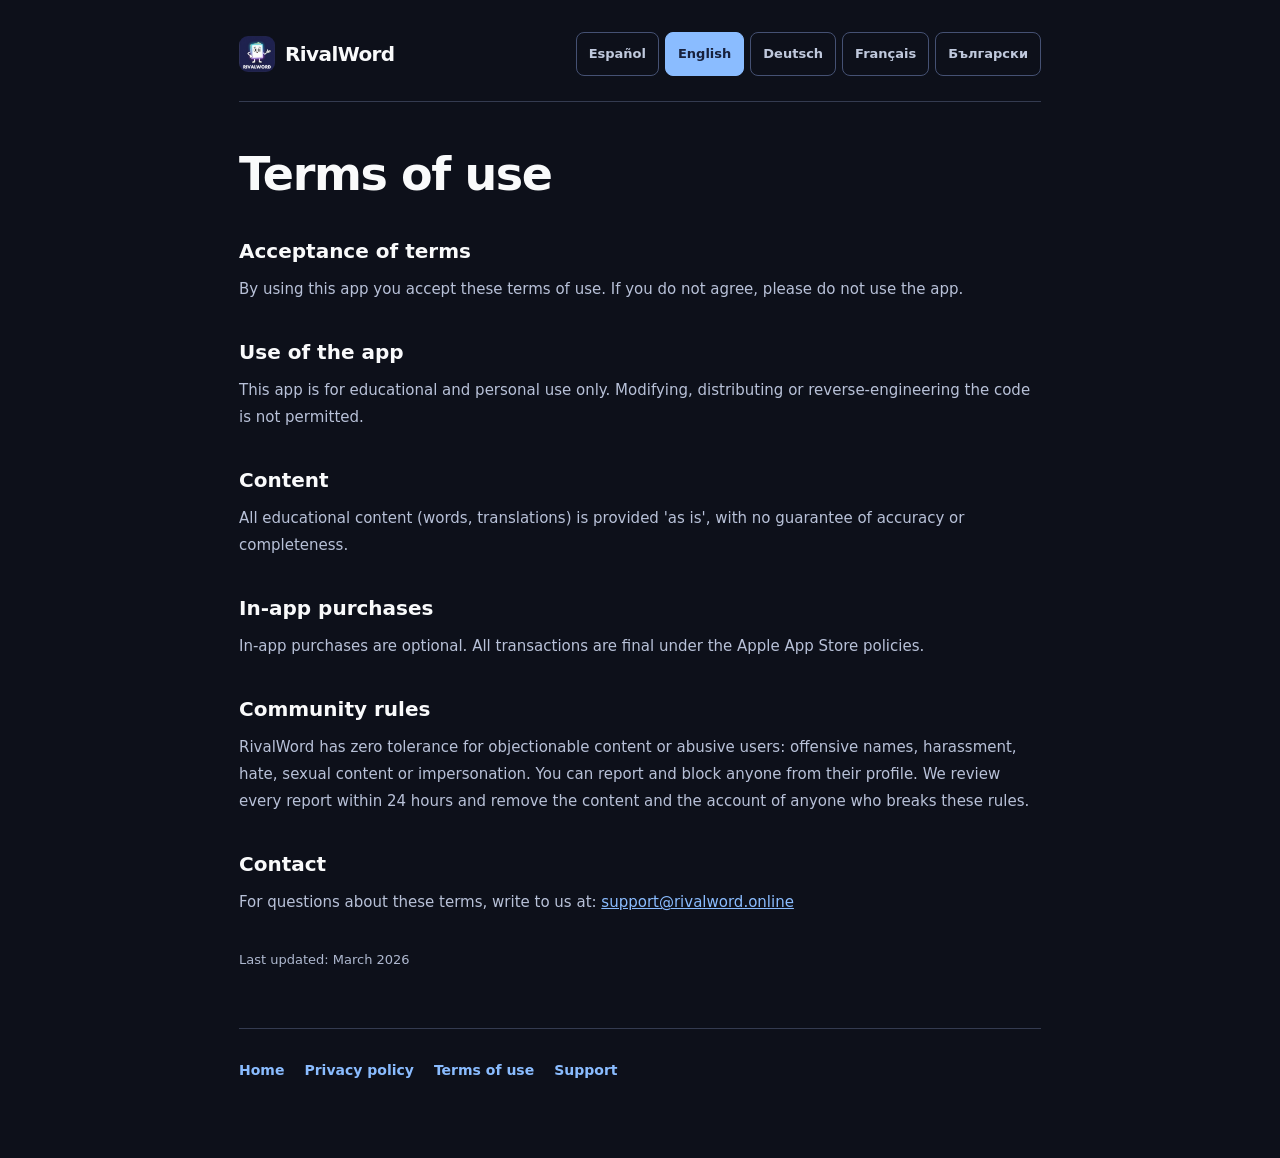
<file: terms/index.html>
<!doctype html>
<html lang="es">
<head>
  <meta charset="utf-8" />
  <meta name="viewport" content="width=device-width, initial-scale=1" />
  <title>Términos de uso — RivalWord</title>
  <meta name="description" content="Al usar esta aplicación, aceptas estos términos de uso. Si no estás de acuerdo, por favor no uses la app." />
  <link rel="canonical" href="https://rivalword.online/terms/" />
  <link rel="icon" href="/assets/app-icon.png?v=20260927" />
  <link rel="apple-touch-icon" href="/assets/apple-touch-icon.png?v=20260927" />
  <style>
    :root { color-scheme: dark; }
    * { box-sizing: border-box; }
    html { -webkit-text-size-adjust: 100%; }
    body {
      margin: 0; min-height: 100vh; color: #F9FAFB; line-height: 1.6;
      font-family: "Nunito", ui-rounded, "SF Pro Rounded", system-ui, -apple-system, "Segoe UI", sans-serif;
      background: radial-gradient(1200px 600px at 20% -10%, #1A1A2E 0%, transparent 60%),
                  radial-gradient(900px 500px at 100% 0%, #16213E 0%, transparent 55%), #0D0F1A;
    }
    a { color: #93B4FF; }
    .marco { max-width: 760px; margin: 0 auto; padding: 24px 20px 64px; }
    .cabecera { display: flex; align-items: center; justify-content: space-between; gap: 16px; flex-wrap: wrap; }
    .marca { display: flex; align-items: center; gap: 10px; color: #F9FAFB; text-decoration: none; font-weight: 800; font-size: 20px; }
    .marca img { width: 36px; height: 36px; border-radius: 9px; }
    .idiomas { display: flex; gap: 6px; flex-wrap: wrap; }
    .idiomas button {
      font: inherit; font-size: 13px; font-weight: 700; color: #D1D5DB; cursor: pointer;
      background: rgba(255,255,255,0.06); border: 1px solid rgba(255,255,255,0.12); border-radius: 999px; padding: 4px 12px;
    }
    .idiomas button[aria-pressed="true"] { color: #fff; background: linear-gradient(135deg, #3B82F6, #8B5CF6); border-color: transparent; }
    h1 { font-size: clamp(28px, 6vw, 40px); line-height: 1.15; margin: 40px 0 8px; font-weight: 900; }
    h2 { font-size: 19px; margin: 32px 0 6px; font-weight: 800; }
    p { margin: 0 0 12px; color: #D1D5DB; }
    .fecha { font-size: 13px; color: #9CA3AF; margin-top: 32px; }
    .correo { display: inline-block; margin: 4px 0 16px; font-size: 20px; font-weight: 800; }
    .pie { margin-top: 56px; padding-top: 20px; border-top: 1px solid rgba(255,255,255,0.08); display: flex; gap: 18px; flex-wrap: wrap; font-size: 14px; font-weight: 700; }
    .pie a { text-decoration: none; }
    [hidden] { display: none !important; }
  </style>
  <link rel="stylesheet" href="/assets/legal.css?v=20260926" />
</head>
<body>
  <div class="marco">
    <header class="cabecera">
      <a class="marca" href="/"><img src="/assets/app-icon.png?v=20260927" alt="" width="36" height="36" /><span>RivalWord</span></a>
      <nav class="idiomas" aria-label="Language"><button type="button" data-lang="es" aria-pressed="true">Español</button><button type="button" data-lang="en" aria-pressed="false">English</button><button type="button" data-lang="de" aria-pressed="false">Deutsch</button><button type="button" data-lang="fr" aria-pressed="false">Français</button><button type="button" data-lang="bg" aria-pressed="false">Български</button></nav>
    </header>
    <main>
      <h1><span data-i="es">Términos de uso</span><span data-i="en" hidden>Terms of use</span><span data-i="de" hidden>Nutzungsbedingungen</span><span data-i="fr" hidden>Conditions d&#x27;utilisation</span><span data-i="bg" hidden>Условия за ползване</span></h1>
      <h2><span data-i="es">Aceptación de términos</span><span data-i="en" hidden>Acceptance of terms</span><span data-i="de" hidden>Annahme der Bedingungen</span><span data-i="fr" hidden>Acceptation des conditions</span><span data-i="bg" hidden>Приемане на условията</span></h2>
      <p data-i="es">Al usar esta aplicación, aceptas estos términos de uso. Si no estás de acuerdo, por favor no uses la app.</p><p data-i="en" hidden>By using this app you accept these terms of use. If you do not agree, please do not use the app.</p><p data-i="de" hidden>Mit der Nutzung dieser App akzeptierst du diese Nutzungsbedingungen. Wenn du nicht einverstanden bist, nutze die App bitte nicht.</p><p data-i="fr" hidden>En utilisant cette app, vous acceptez ces conditions d&#x27;utilisation. Si vous n&#x27;êtes pas d&#x27;accord, merci de ne pas l&#x27;utiliser.</p><p data-i="bg" hidden>С използването на това приложение приемаш тези условия за ползване. Ако не си съгласен, моля не го използвай.</p>
      <h2><span data-i="es">Uso de la aplicación</span><span data-i="en" hidden>Use of the app</span><span data-i="de" hidden>Nutzung der App</span><span data-i="fr" hidden>Utilisation de l&#x27;app</span><span data-i="bg" hidden>Използване на приложението</span></h2>
      <p data-i="es">Esta app es solo para uso educativo y personal. No está permitido modificar, distribuir o hacer ingeniería inversa del código.</p><p data-i="en" hidden>This app is for educational and personal use only. Modifying, distributing or reverse-engineering the code is not permitted.</p><p data-i="de" hidden>Diese App ist nur für den privaten Lerngebrauch bestimmt. Den Code zu verändern, zu verbreiten oder zurückzuentwickeln ist nicht gestattet.</p><p data-i="fr" hidden>Cette app est réservée à un usage éducatif et personnel. Modifier, distribuer ou décompiler le code n&#x27;est pas autorisé.</p><p data-i="bg" hidden>Приложението е само за лична и образователна употреба. Не се разрешава промяна, разпространение или обратно инженерство на кода.</p>
      <h2><span data-i="es">Contenido</span><span data-i="en" hidden>Content</span><span data-i="de" hidden>Inhalte</span><span data-i="fr" hidden>Contenu</span><span data-i="bg" hidden>Съдържание</span></h2>
      <p data-i="es">Todo el contenido educativo (palabras, traducciones) se proporciona &#x27;tal cual&#x27; sin garantías de exactitud o completitud.</p><p data-i="en" hidden>All educational content (words, translations) is provided &#x27;as is&#x27;, with no guarantee of accuracy or completeness.</p><p data-i="de" hidden>Alle Lerninhalte (Wörter, Übersetzungen) werden „wie besehen“ bereitgestellt, ohne Gewähr für Richtigkeit oder Vollständigkeit.</p><p data-i="fr" hidden>Tout le contenu éducatif (mots, traductions) est fourni « tel quel », sans garantie d&#x27;exactitude ni d&#x27;exhaustivité.</p><p data-i="bg" hidden>Цялото учебно съдържание (думи, преводи) се предоставя „както е“, без гаранция за точност или пълнота.</p>
      <h2><span data-i="es">Compras integradas</span><span data-i="en" hidden>In-app purchases</span><span data-i="de" hidden>In-App-Käufe</span><span data-i="fr" hidden>Achats intégrés</span><span data-i="bg" hidden>Покупки в приложението</span></h2>
      <p data-i="es">Las compras dentro de la app son opcionales. Todas las transacciones son definitivas conforme a las políticas de Apple App Store.</p><p data-i="en" hidden>In-app purchases are optional. All transactions are final under the Apple App Store policies.</p><p data-i="de" hidden>In-App-Käufe sind freiwillig. Alle Transaktionen sind gemäß den Richtlinien des Apple App Store endgültig.</p><p data-i="fr" hidden>Les achats intégrés sont facultatifs. Toutes les transactions sont définitives selon les règles de l&#x27;App Store d&#x27;Apple.</p><p data-i="bg" hidden>Покупките в приложението са по избор. Всички транзакции са окончателни съгласно правилата на Apple App Store.</p>
      <h2><span data-i="es">Normas de la comunidad</span><span data-i="en" hidden>Community rules</span><span data-i="de" hidden>Community-Regeln</span><span data-i="fr" hidden>Règles de la communauté</span><span data-i="bg" hidden>Правила на общността</span></h2>
      <p data-i="es">En RivalWord no se tolera ningún contenido objetable ni ningún usuario abusivo: nombres ofensivos, acoso, odio, contenido sexual o suplantación. Puedes denunciar y bloquear a cualquier persona desde su perfil. Revisamos cada denuncia en menos de 24 horas y retiramos el contenido y la cuenta de quien incumpla estas normas.</p><p data-i="en" hidden>RivalWord has zero tolerance for objectionable content or abusive users: offensive names, harassment, hate, sexual content or impersonation. You can report and block anyone from their profile. We review every report within 24 hours and remove the content and the account of anyone who breaks these rules.</p><p data-i="de" hidden>RivalWord toleriert keinerlei anstößige Inhalte oder missbräuchliche Nutzer: beleidigende Namen, Belästigung, Hass, sexuelle Inhalte oder Identitätsmissbrauch. Du kannst jede Person über ihr Profil melden und blockieren. Wir prüfen jede Meldung innerhalb von 24 Stunden und entfernen Inhalt und Konto aller, die gegen diese Regeln verstoßen.</p><p data-i="fr" hidden>RivalWord ne tolère aucun contenu répréhensible ni aucun utilisateur abusif : noms offensants, harcèlement, haine, contenu sexuel ou usurpation d&#x27;identité. Tu peux signaler et bloquer n&#x27;importe qui depuis son profil. Nous examinons chaque signalement sous 24 heures et supprimons le contenu et le compte de quiconque enfreint ces règles.</p><p data-i="bg" hidden>RivalWord не търпи никакво неприемливо съдържание или злоупотребяващи потребители: обидни имена, тормоз, омраза, сексуално съдържание или представяне за друг. Можеш да докладваш и блокираш всеки от профила му. Преглеждаме всеки сигнал до 24 часа и премахваме съдържанието и профила на всеки, който нарушава тези правила.</p>
      <h2><span data-i="es">Contacto</span><span data-i="en" hidden>Contact</span><span data-i="de" hidden>Kontakt</span><span data-i="fr" hidden>Contact</span><span data-i="bg" hidden>Контакт</span></h2>
      <p data-i="es">Para consultas sobre estos términos, escríbenos a: <a href="mailto:support@rivalword.online">support@rivalword.online</a></p><p data-i="en" hidden>For questions about these terms, write to us at: <a href="mailto:support@rivalword.online">support@rivalword.online</a></p><p data-i="de" hidden>Bei Fragen zu diesen Bedingungen schreib uns an: <a href="mailto:support@rivalword.online">support@rivalword.online</a></p><p data-i="fr" hidden>Pour toute question sur ces conditions, écrivez-nous à : <a href="mailto:support@rivalword.online">support@rivalword.online</a></p><p data-i="bg" hidden>За въпроси относно тези условия ни пиши на: <a href="mailto:support@rivalword.online">support@rivalword.online</a></p>
      <p class="fecha"><span data-i="es">Última actualización: marzo 2026</span><span data-i="en" hidden>Last updated: March 2026</span><span data-i="de" hidden>Zuletzt aktualisiert: März 2026</span><span data-i="fr" hidden>Dernière mise à jour : mars 2026</span><span data-i="bg" hidden>Последна актуализация: март 2026</span></p>
    </main>
    <nav class="pie"><a href="/"><span data-i="es">Inicio</span><span data-i="en" hidden>Home</span><span data-i="de" hidden>Startseite</span><span data-i="fr" hidden>Accueil</span><span data-i="bg" hidden>Начало</span></a><a href="/privacy/"><span data-i="es">Política de privacidad</span><span data-i="en" hidden>Privacy policy</span><span data-i="de" hidden>Datenschutzrichtlinie</span><span data-i="fr" hidden>Politique de confidentialité</span><span data-i="bg" hidden>Политика за поверителност</span></a><a href="/terms/"><span data-i="es">Términos de uso</span><span data-i="en" hidden>Terms of use</span><span data-i="de" hidden>Nutzungsbedingungen</span><span data-i="fr" hidden>Conditions d&#x27;utilisation</span><span data-i="bg" hidden>Условия за ползване</span></a><a href="/support/"><span data-i="es">Soporte</span><span data-i="en" hidden>Support</span><span data-i="de" hidden>Support</span><span data-i="fr" hidden>Assistance</span><span data-i="bg" hidden>Поддръжка</span></a></nav>
  </div>
  <script>
    (function () {
      var idiomas = ['es', 'en', 'de', 'fr', 'bg'];
      var pedido = new URLSearchParams(location.search).get("lang");
      var nav = (navigator.language || "es").slice(0, 2).toLowerCase();
      var actual = idiomas.indexOf(pedido) >= 0 ? pedido : (idiomas.indexOf(nav) >= 0 ? nav : "es");
      function poner(i) {
        document.documentElement.lang = i;
        document.querySelectorAll("[data-i]").forEach(function (e) { e.hidden = e.getAttribute("data-i") !== i; });
        document.querySelectorAll(".idiomas button").forEach(function (b) { b.setAttribute("aria-pressed", b.dataset.lang === i); });
      }
      document.querySelectorAll(".idiomas button").forEach(function (b) {
        b.addEventListener("click", function () { poner(b.dataset.lang); });
      });
      poner(actual);
    })();
  </script>
</body>
</html>
</file>
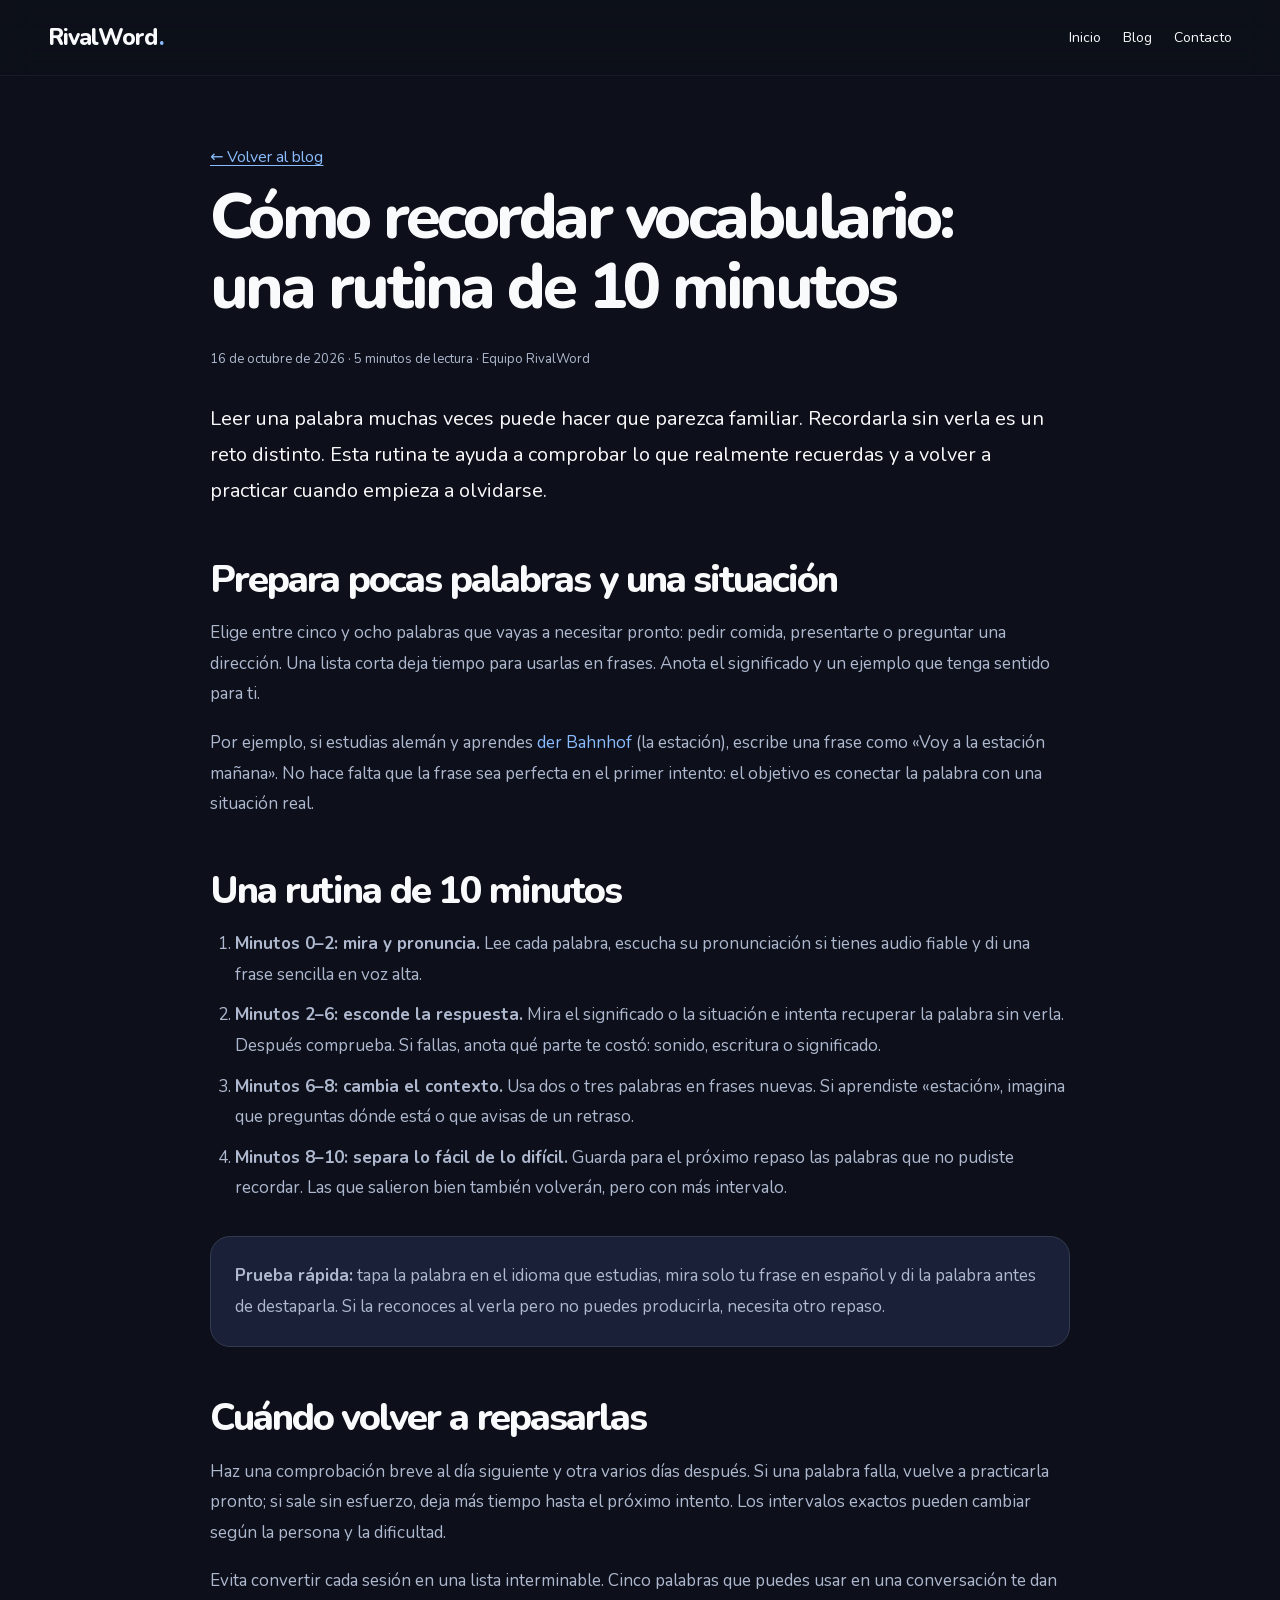
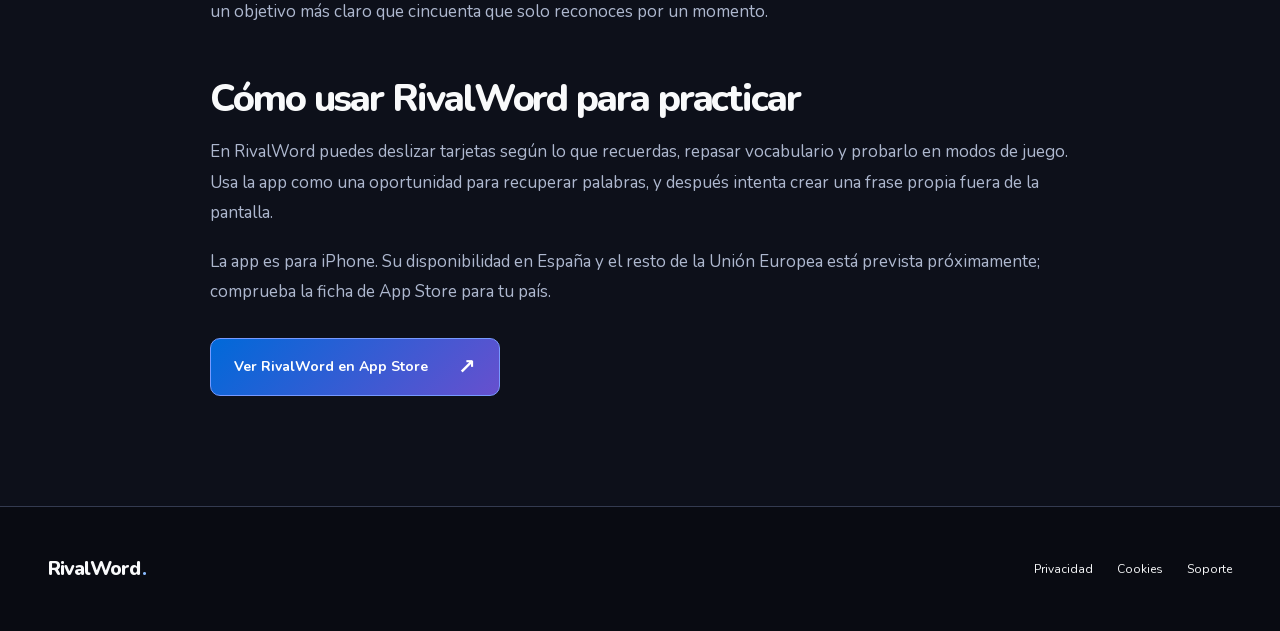
<file: blog/como-recordar-vocabulario/index.html>
<!doctype html>
<html lang="es">
<head>
  <meta charset="utf-8" />
  <meta name="viewport" content="width=device-width, initial-scale=1" />
  <title>Cómo recordar vocabulario: rutina de 10 minutos — RivalWord</title>
  <meta name="description" content="Aprende una rutina breve para recordar palabras nuevas mediante recuperación activa, frases propias y repasos espaciados." />
  <link rel="canonical" href="https://rivalword.online/blog/como-recordar-vocabulario/" />
  <link rel="icon" href="/assets/app-icon.png?v=20260927" />
  <link rel="stylesheet" href="/assets/site.css?v=20261016" />
  <link rel="stylesheet" href="/assets/editorial.css?v=20261016" />
</head>
<body>
  <a class="skip-link" href="#main">Saltar al contenido</a>
  <header class="header editorial-header"><div class="container"><a class="brand" href="/">RivalWord<span class="brand-dot">.</span></a><nav aria-label="Principal"><a href="/">Inicio</a><a href="/blog/">Blog</a><a href="/support/">Contacto</a></nav></div></header>
  <main id="main" class="editorial-shell">
    <a href="/blog/">← Volver al blog</a>
    <h1>Cómo recordar vocabulario: una rutina de 10 minutos</h1>
    <p class="meta">16 de octubre de 2026 · 5 minutos de lectura · Equipo RivalWord</p>
    <p class="intro">Leer una palabra muchas veces puede hacer que parezca familiar. Recordarla sin verla es un reto distinto. Esta rutina te ayuda a comprobar lo que realmente recuerdas y a volver a practicar cuando empieza a olvidarse.</p>
    <h2>Prepara pocas palabras y una situación</h2>
    <p>Elige entre cinco y ocho palabras que vayas a necesitar pronto: pedir comida, presentarte o preguntar una dirección. Una lista corta deja tiempo para usarlas en frases. Anota el significado y un ejemplo que tenga sentido para ti.</p>
    <p>Por ejemplo, si estudias alemán y aprendes <em lang="de">der Bahnhof</em> (la estación), escribe una frase como «Voy a la estación mañana». No hace falta que la frase sea perfecta en el primer intento: el objetivo es conectar la palabra con una situación real.</p>
    <h2>Una rutina de 10 minutos</h2>
    <ol>
      <li><strong>Minutos 0–2: mira y pronuncia.</strong> Lee cada palabra, escucha su pronunciación si tienes audio fiable y di una frase sencilla en voz alta.</li>
      <li><strong>Minutos 2–6: esconde la respuesta.</strong> Mira el significado o la situación e intenta recuperar la palabra sin verla. Después comprueba. Si fallas, anota qué parte te costó: sonido, escritura o significado.</li>
      <li><strong>Minutos 6–8: cambia el contexto.</strong> Usa dos o tres palabras en frases nuevas. Si aprendiste «estación», imagina que preguntas dónde está o que avisas de un retraso.</li>
      <li><strong>Minutos 8–10: separa lo fácil de lo difícil.</strong> Guarda para el próximo repaso las palabras que no pudiste recordar. Las que salieron bien también volverán, pero con más intervalo.</li>
    </ol>
    <div class="callout"><p><strong>Prueba rápida:</strong> tapa la palabra en el idioma que estudias, mira solo tu frase en español y di la palabra antes de destaparla. Si la reconoces al verla pero no puedes producirla, necesita otro repaso.</p></div>
    <h2>Cuándo volver a repasarlas</h2>
    <p>Haz una comprobación breve al día siguiente y otra varios días después. Si una palabra falla, vuelve a practicarla pronto; si sale sin esfuerzo, deja más tiempo hasta el próximo intento. Los intervalos exactos pueden cambiar según la persona y la dificultad.</p>
    <p>Evita convertir cada sesión en una lista interminable. Cinco palabras que puedes usar en una conversación te dan un objetivo más claro que cincuenta que solo reconoces por un momento.</p>
    <h2>Cómo usar RivalWord para practicar</h2>
    <p>En RivalWord puedes deslizar tarjetas según lo que recuerdas, repasar vocabulario y probarlo en modos de juego. Usa la app como una oportunidad para recuperar palabras, y después intenta crear una frase propia fuera de la pantalla.</p>
    <p>La app es para iPhone. Su disponibilidad en España y el resto de la Unión Europea está prevista próximamente; comprueba la ficha de App Store para tu país.</p>
    <a class="button" href="https://apps.apple.com/app/id6815879332">Ver RivalWord en App Store <span aria-hidden="true">↗</span></a>
  </main>
  <footer class="footer"><div class="container"><a class="brand" href="/">RivalWord<span class="brand-dot">.</span></a><nav aria-label="Legal y ayuda"><a href="/privacy/">Privacidad</a><a href="/cookies/">Cookies</a><a href="/support/">Soporte</a></nav></div></footer>
</body>
</html>
</file>
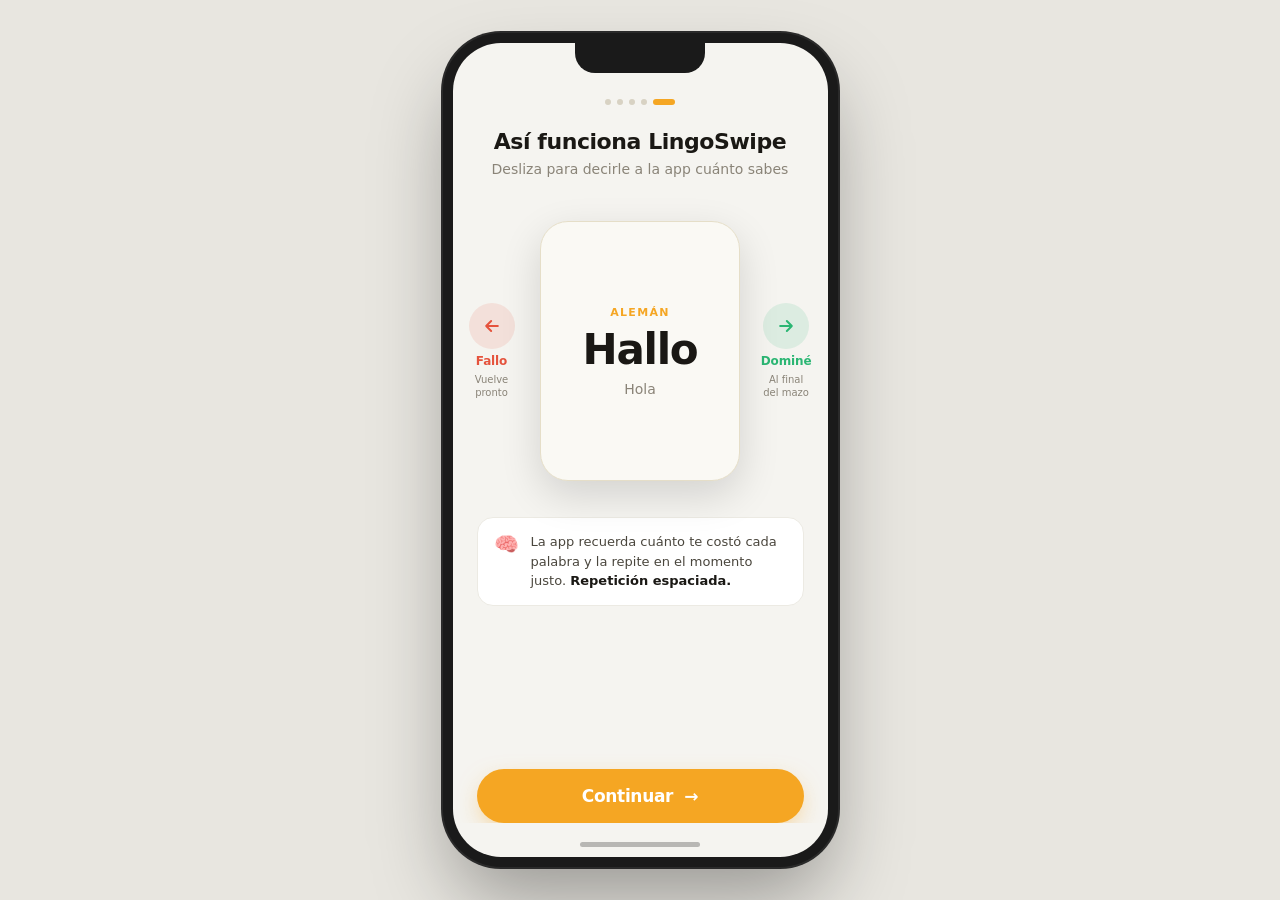
<file: uploads/lingoswipe-swipe-tutorial.html>
<!DOCTYPE html>
<html lang="es">
<head>
  <meta charset="UTF-8" />
  <meta name="viewport" content="width=device-width, initial-scale=1.0" />
  <title>LingoSwipe — Swipe Tutorial</title>
  <style>
    /* ─── Reset & fonts ─────────────────────────────────────────── */
    *, *::before, *::after { box-sizing: border-box; margin: 0; padding: 0; }

    @import url('https://fonts.googleapis.com/css2?family=Inter+Tight:wght@400;500;600;700;800;900&display=swap');

    body {
      font-family: 'Inter Tight', system-ui, sans-serif;
      background: #e8e6e0;
      display: flex;
      align-items: center;
      justify-content: center;
      min-height: 100vh;
      padding: 40px 16px;
    }

    /* ─── Design tokens ─────────────────────────────────────────── */
    :root {
      --bg:      #F5F4F0;
      --surface: #FFFFFF;
      --border:  #ECEAE3;
      --accent:  #F5A623;
      --ink1:    #1A1814;
      --ink2:    #4A463D;
      --ink3:    #8A8478;
      --save:    #2BB673;
      --skip:    #E5533D;
      --card-bg: #FAF9F4;
      --card-border: #E5DEC8;
    }

    /* ─── Phone shell ───────────────────────────────────────────── */
    .phone {
      width: 375px;
      background: var(--bg);
      border-radius: 48px;
      box-shadow:
        0 0 0 10px #1a1a1a,
        0 0 0 12px #2a2a2a,
        0 40px 80px rgba(0,0,0,0.35);
      overflow: hidden;
      position: relative;
      padding-bottom: 34px; /* home indicator space */
    }

    /* Notch */
    .phone::before {
      content: '';
      position: absolute;
      top: 0; left: 50%;
      transform: translateX(-50%);
      width: 130px; height: 30px;
      background: #1a1a1a;
      border-radius: 0 0 20px 20px;
      z-index: 10;
    }

    /* Home indicator */
    .phone::after {
      content: '';
      position: absolute;
      bottom: 10px; left: 50%;
      transform: translateX(-50%);
      width: 120px; height: 5px;
      background: rgba(0,0,0,0.25);
      border-radius: 3px;
    }

    /* ─── Screen content ────────────────────────────────────────── */
    .screen {
      padding: 56px 0 0;
      display: flex;
      flex-direction: column;
      align-items: center;
      min-height: 780px;
      position: relative;
      overflow: hidden;
    }

    /* ─── Progress dots ─────────────────────────────────────────── */
    .dots {
      display: flex;
      gap: 6px;
      align-items: center;
      margin-bottom: 24px;
    }
    .dot {
      height: 6px;
      border-radius: 999px;
      background: #E3DED0;
      transition: width 0.3s, background 0.3s;
    }
    .dot.done   { width: 6px;  background: #D8D2C3; }
    .dot.active { width: 22px; background: var(--accent); }
    .dot.future { width: 6px;  background: #E3DED0; }

    /* ─── Titles ────────────────────────────────────────────────── */
    .title {
      font-size: 22px;
      font-weight: 800;
      color: var(--ink1);
      text-align: center;
      letter-spacing: -0.02em;
      line-height: 1.2;
      padding: 0 28px;
    }
    .subtitle {
      margin-top: 6px;
      font-size: 14px;
      font-weight: 500;
      color: var(--ink3);
      text-align: center;
      padding: 0 28px;
    }

    /* ─── Demo area ─────────────────────────────────────────────── */
    .demo-area {
      width: 100%;
      height: 300px;
      position: relative;
      margin-top: 24px;
      flex-shrink: 0;
    }

    /* Green/red edge glows */
    .glow-right, .glow-left {
      position: absolute;
      top: 0; bottom: 0;
      width: 80px;
      pointer-events: none;
      opacity: 0;
      transition: opacity 0.3s;
      z-index: 1;
    }
    .glow-right {
      right: 0;
      background: linear-gradient(to left, rgba(43,182,115,0.28), transparent);
    }
    .glow-left {
      left: 0;
      background: linear-gradient(to right, rgba(229,83,61,0.28), transparent);
    }
    .glow-right.visible, .glow-left.visible { opacity: 1; }

    /* Side labels */
    .side-label {
      position: absolute;
      top: 50%;
      transform: translateY(-50%);
      display: flex;
      flex-direction: column;
      align-items: center;
      gap: 5px;
      z-index: 2;
    }
    .side-label.left  { left: 16px; }
    .side-label.right { right: 16px; }

    .side-circle {
      width: 46px; height: 46px;
      border-radius: 50%;
      display: flex; align-items: center; justify-content: center;
      font-size: 20px;
    }
    .side-circle.skip-c  { background: rgba(229,83,61,0.12); }
    .side-circle.save-c  { background: rgba(43,182,115,0.12); }

    .side-label-name {
      font-size: 12px; font-weight: 700;
      letter-spacing: -0.01em;
    }
    .side-label-name.skip { color: var(--skip); }
    .side-label-name.save { color: var(--save); }

    .side-label-sub {
      font-size: 10px;
      color: var(--ink3);
      text-align: center;
      line-height: 1.3;
    }

    /* ─── Flash card ────────────────────────────────────────────── */
    .flashcard-wrap {
      position: absolute;
      top: 50%; left: 50%;
      transform: translate(-50%, -50%);
      z-index: 5;
      will-change: transform, opacity;
    }

    .flashcard {
      width: 200px;
      height: 260px;
      border-radius: 28px;
      background: var(--card-bg);
      border: 1px solid var(--card-border);
      box-shadow: 0 14px 40px rgba(0,0,0,0.14);
      display: flex;
      flex-direction: column;
      align-items: center;
      justify-content: center;
      gap: 10px;
      padding: 24px;
      position: relative;
      overflow: hidden;
    }

    .card-glow-save, .card-glow-skip {
      position: absolute; inset: 0; border-radius: 28px;
      opacity: 0; pointer-events: none;
      transition: opacity 0.3s;
    }
    .card-glow-save { background: rgba(43,182,115,0.08); }
    .card-glow-skip { background: rgba(229,83,61,0.08); }
    .card-glow-save.visible, .card-glow-skip.visible { opacity: 1; }

    .card-lang {
      font-size: 11px;
      font-weight: 700;
      letter-spacing: 0.12em;
      color: var(--accent);
      text-transform: uppercase;
    }
    .card-word {
      font-size: 42px;
      font-weight: 900;
      color: var(--ink1);
      letter-spacing: -0.03em;
      line-height: 1;
      text-align: center;
    }
    .card-hint {
      font-size: 14px;
      font-weight: 500;
      color: var(--ink3);
    }

    /* Stamp */
    .stamp {
      position: absolute;
      font-size: 12px;
      font-weight: 900;
      letter-spacing: 0.05em;
      padding: 5px 12px;
      border-radius: 8px;
      border-width: 2.5px;
      border-style: solid;
      opacity: 0;
      transition: opacity 0.2s;
      pointer-events: none;
    }
    .stamp.guardar {
      color: var(--save); border-color: var(--save);
      top: 18px; left: 16px;
      transform: rotate(-14deg);
    }
    .stamp.saltar {
      color: var(--skip); border-color: var(--skip);
      top: 18px; right: 16px;
      transform: rotate(14deg);
    }
    .stamp.visible { opacity: 1; }

    /* ─── Info banner ───────────────────────────────────────────── */
    .info-banner {
      display: flex;
      align-items: flex-start;
      gap: 12px;
      background: var(--surface);
      border: 1px solid var(--border);
      border-radius: 16px;
      padding: 14px 16px;
      margin: 16px 24px 0;
      width: calc(100% - 48px);
    }
    .info-icon { font-size: 20px; flex-shrink: 0; }
    .info-text {
      font-size: 13px;
      font-weight: 500;
      color: var(--ink2);
      line-height: 1.5;
    }
    .info-text b { font-weight: 700; color: var(--ink1); }

    /* ─── Spacer ────────────────────────────────────────────────── */
    .flex-gap { flex: 1; }

    /* ─── Bottom nav ────────────────────────────────────────────── */
    .bottom-nav {
      width: 100%;
      padding: 14px 24px 0;
    }

    .cta-btn {
      width: 100%;
      height: 54px;
      border-radius: 27px;
      background: var(--accent);
      border: none;
      color: #fff;
      font-family: inherit;
      font-size: 17px;
      font-weight: 700;
      letter-spacing: -0.02em;
      cursor: pointer;
      box-shadow: 0 8px 24px -6px rgba(245,166,35,0.55);
      transition: transform 0.12s, box-shadow 0.12s;
      display: flex; align-items: center; justify-content: center; gap: 6px;
    }
    .cta-btn:active {
      transform: scale(0.97);
      box-shadow: 0 4px 12px -4px rgba(245,166,35,0.4);
    }

    /* ─── Card animation keyframes ──────────────────────────────── */
    @keyframes flyRight {
      0%   { transform: translate(-50%,-50%) rotate(0deg);   opacity: 1; }
      100% { transform: translate(200%,-50%) rotate(12deg);  opacity: 0; }
    }
    @keyframes flyLeft {
      0%   { transform: translate(-50%,-50%) rotate(0deg);   opacity: 1; }
      100% { transform: translate(-300%,-50%) rotate(-12deg); opacity: 0; }
    }
    @keyframes fadeIn {
      0%   { opacity: 0; transform: translate(-50%,-50%) scale(0.94); }
      100% { opacity: 1; transform: translate(-50%,-50%) scale(1); }
    }
  </style>
</head>
<body>

<div class="phone">
  <div class="screen">

    <!-- Progress dots (5 total, last active) -->
    <div class="dots">
      <div class="dot done"></div>
      <div class="dot done"></div>
      <div class="dot done"></div>
      <div class="dot done"></div>
      <div class="dot active"></div>
    </div>

    <!-- Titles -->
    <div class="title">Así funciona LingoSwipe</div>
    <div class="subtitle">Desliza para decirle a la app cuánto sabes</div>

    <!-- Interactive demo area -->
    <div class="demo-area" id="demoArea">

      <!-- Edge glows -->
      <div class="glow-right" id="glowRight"></div>
      <div class="glow-left"  id="glowLeft"></div>

      <!-- Left: Fallo -->
      <div class="side-label left">
        <div class="side-circle skip-c">
          <svg width="20" height="20" viewBox="0 0 24 24" fill="none">
            <path d="M19 12H5m0 0l6 6M5 12l6-6"
                  stroke="#E5533D" stroke-width="2.4"
                  stroke-linecap="round" stroke-linejoin="round"/>
          </svg>
        </div>
        <span class="side-label-name skip">Fallo</span>
        <span class="side-label-sub">Vuelve<br>pronto</span>
      </div>

      <!-- Right: Dominé -->
      <div class="side-label right">
        <div class="side-circle save-c">
          <svg width="20" height="20" viewBox="0 0 24 24" fill="none">
            <path d="M5 12h14m0 0l-6-6m6 6l-6 6"
                  stroke="#2BB673" stroke-width="2.4"
                  stroke-linecap="round" stroke-linejoin="round"/>
          </svg>
        </div>
        <span class="side-label-name save">Dominé</span>
        <span class="side-label-sub">Al final<br>del mazo</span>
      </div>

      <!-- Flash card -->
      <div class="flashcard-wrap" id="cardWrap">
        <div class="flashcard">
          <div class="card-glow-save" id="cardGlowSave"></div>
          <div class="card-glow-skip" id="cardGlowSkip"></div>
          <div class="stamp guardar" id="stampGuardar">GUARDAR</div>
          <div class="stamp saltar"  id="stampSaltar">SALTAR</div>
          <div class="card-lang" id="cardLang">ALEMÁN</div>
          <div class="card-word" id="cardWord">Hallo</div>
          <div class="card-hint" id="cardHint">Hola</div>
        </div>
      </div>

    </div><!-- /demo-area -->

    <!-- Info banner -->
    <div class="info-banner">
      <span class="info-icon">🧠</span>
      <div class="info-text">
        La app recuerda cuánto te costó cada palabra y la repite en el momento justo.
        <b>Repetición espaciada.</b>
      </div>
    </div>

    <div class="flex-gap"></div>

    <!-- CTA -->
    <div class="bottom-nav">
      <button class="cta-btn">Continuar &nbsp;→</button>
    </div>

  </div><!-- /screen -->
</div><!-- /phone -->

<script>
  /* ── Demo words ─────────────────────────────────────────────── */
  const words = [
    { lang: 'ALEMÁN',  word: 'Hallo',  hint: 'Hola',    goRight: true  },
    { lang: 'ALEMÁN',  word: 'Danke',  hint: 'Gracias', goRight: false },
    { lang: 'FRANCÉS', word: 'Bonjour',hint: 'Hola',    goRight: true  },
    { lang: 'INGLÉS',  word: 'Thanks', hint: 'Gracias', goRight: false },
  ];

  let idx = 0;
  let busy = false;

  const cardWrap    = document.getElementById('cardWrap');
  const cardLang    = document.getElementById('cardLang');
  const cardWord    = document.getElementById('cardWord');
  const cardHint    = document.getElementById('cardHint');
  const stampG      = document.getElementById('stampGuardar');
  const stampS      = document.getElementById('stampSaltar');
  const glowR       = document.getElementById('glowRight');
  const glowL       = document.getElementById('glowLeft');
  const cardGlowS   = document.getElementById('cardGlowSave');
  const cardGlowSk  = document.getElementById('cardGlowSkip');

  function setCard(i) {
    const w = words[i];
    cardLang.textContent = w.lang;
    cardWord.textContent = w.word;
    cardHint.textContent = w.hint;
    // adjust font size for long words
    cardWord.style.fontSize = w.word.length > 6 ? '32px' : '42px';
  }

  function animate() {
    if (busy) return;
    busy = true;
    const w = words[idx];

    /* Step 1 – tilt + glow (300ms) */
    setTimeout(() => {
      if (w.goRight) {
        cardWrap.style.transition = 'transform 0.3s ease';
        cardWrap.style.transform = 'translate(-50%,-50%) rotate(9deg)';
        glowR.classList.add('visible');
        cardGlowS.classList.add('visible');
      } else {
        cardWrap.style.transition = 'transform 0.3s ease';
        cardWrap.style.transform = 'translate(-50%,-50%) rotate(-9deg)';
        glowL.classList.add('visible');
        cardGlowSk.classList.add('visible');
      }
    }, 200);

    /* Step 2 – stamp (550ms) */
    setTimeout(() => {
      if (w.goRight) stampG.classList.add('visible');
      else           stampS.classList.add('visible');
    }, 550);

    /* Step 3 – fly off (900ms) */
    setTimeout(() => {
      cardWrap.style.transition = 'none';
      cardWrap.style.animation  = (w.goRight ? 'flyRight' : 'flyLeft') + ' 0.38s ease-in forwards';
    }, 900);

    /* Step 4 – swap content and fade in (1300ms) */
    setTimeout(() => {
      idx = (idx + 1) % words.length;
      // reset
      cardWrap.style.animation  = 'none';
      cardWrap.style.transition = 'none';
      cardWrap.style.transform  = 'translate(-50%,-50%) scale(0.94)';
      cardWrap.style.opacity    = '0';
      stampG.classList.remove('visible');
      stampS.classList.remove('visible');
      glowR.classList.remove('visible');
      glowL.classList.remove('visible');
      cardGlowS.classList.remove('visible');
      cardGlowSk.classList.remove('visible');
      setCard(idx);

      /* fade-in */
      requestAnimationFrame(() => requestAnimationFrame(() => {
        cardWrap.style.transition = 'transform 0.42s cubic-bezier(.34,1.56,.64,1), opacity 0.38s ease';
        cardWrap.style.transform  = 'translate(-50%,-50%) scale(1)';
        cardWrap.style.opacity    = '1';
      }));

      busy = false;
    }, 1350);
  }

  /* Initial card */
  setCard(0);

  /* Start loop after 800ms, repeat every 4.2s */
  setTimeout(() => {
    animate();
    setInterval(animate, 4200);
  }, 800);
</script>

</body>
</html>
</file>
<file: assets/site.css>
@font-face {
  font-family: Nunito;
  src: url("/assets/nunito-latin.woff2") format("woff2");
  font-style: normal;
  font-weight: 400 900;
  font-display: swap;
}
@font-face {
  font-family: Nunito;
  src: url("/assets/nunito-cyrillic.woff2") format("woff2");
  font-style: normal;
  font-weight: 400 900;
  font-display: swap;
  unicode-range: U+0400-052F, U+1C80-1C8A, U+20B4, U+2DE0-2DFF, U+A640-A69F, U+FE2E-FE2F;
}
:root {
  color-scheme: dark;
  --bg: #0d101a;
  --panel: #1c1c1e;
  --muted: #aeb8cf;
  --line: #343b50;
  --accent: #8abcff;
  --secondary: #bab3ff;
  --text: #f9fafb;
  --radius: 24px;
  font-family: "Nunito", system-ui, sans-serif;
  color: var(--text);
  background: var(--bg);
}
* {
  box-sizing: border-box;
}
html {
  scroll-behavior: smooth;
  scroll-padding-top: 105px;
}
body {
  margin: 0;
}
button,
a {
  -webkit-tap-highlight-color: transparent;
}
button {
  font: inherit;
}
a {
  color: inherit;
  text-decoration: none;
}
button {
  cursor: pointer;
}
button:disabled {
  cursor: default;
}
img {
  max-width: 100%;
  height: auto;
  display: block;
}
h1,
h2,
h3,
p {
  margin: 0;
}
h1,
h2,
h3,
.brand {
  font-family: Nunito, system-ui, sans-serif;
}
h1,
h2 {
  font-weight: 800;
  letter-spacing: -0.055em;
  line-height: 1.09;
}
h2 {
  font-size: clamp(34px, 4vw, 54px);
}
h3 {
  font-size: 21px;
  letter-spacing: -0.025em;
  line-height: 1.3;
}
p {
  line-height: 1.7;
  color: var(--muted);
}
em {
  font-style: normal;
  color: var(--accent);
}
button,
a,
summary {
  touch-action: manipulation;
}
:focus-visible {
  outline: 3px solid var(--secondary);
  outline-offset: 5px;
}
[hidden] {
  display: none !important;
}
.container {
  width: min(1200px, calc(100% - 96px));
  margin-inline: auto;
}
.section {
  padding-block: 110px;
}
.eyebrow {
  font-size: 11px;
  letter-spacing: 0.14em;
  line-height: 1.7;
  font-weight: 800;
  color: var(--muted);
}
.lead {
  font-size: 17px;
  line-height: 1.8;
}
.button {
  display: inline-flex;
  align-items: center;
  justify-content: center;
  gap: 30px;
  background: linear-gradient(135deg, #0069d9, #6750ce);
  color: #fff;
  border: 1px solid #779aff;
  border-radius: 10px;
  min-height: 54px;
  padding: 14px 23px;
  font-weight: 700;
  font-size: 14px;
  transition:
    background 0.2s,
    transform 0.2s;
}
.button:hover {
  background: linear-gradient(135deg, #005fc6, #5940ba);
  transform: translateY(-2px);
}
.button span,
.text-link span {
  font-size: 21px;
}
.button-small {
  min-height: 44px;
  padding: 9px 17px;
  gap: 18px;
  font-size: 13px;
}
.nav-cta {
  min-height: 54px;
  padding-inline: 22px;
  border-radius: 14px;
  font-size: 14px;
  white-space: nowrap;
  box-shadow: 0 10px 28px #4167ed36;
}
.hero-store {
  min-height: 62px;
  padding-inline: 27px;
  border-radius: 14px;
  font-size: 15px;
  box-shadow: 0 16px 36px #4167ed42;
}
.availability-note {
  margin-top: 14px;
  font-size: 12px;
}
.text-link {
  display: inline-flex;
  gap: 16px;
  align-items: center;
  font-weight: 600;
  font-size: 14px;
  min-height: 44px;
}
.text-link:hover {
  color: var(--accent);
}
.actions {
  display: flex;
  align-items: center;
  flex-wrap: wrap;
  gap: 28px;
}
.skip-link {
  position: fixed;
  z-index: 200;
  top: -100px;
  left: 15px;
  background: var(--accent);
  color: #111;
  padding: 14px;
}
.skip-link:focus {
  top: 15px;
}
.header {
  position: sticky;
  top: 0;
  z-index: 100;
  background: #0d101aef;
  border-bottom: 1px solid #ffffff0d;
  backdrop-filter: blur(16px);
}
.nav-row {
  display: flex;
  align-items: center;
  justify-content: space-between;
  gap: 25px;
  min-height: 85px;
}
.brand {
  display: inline-flex;
  align-items: center;
  font-size: 23px;
  font-weight: 800;
  letter-spacing: -1px;
  gap: 10px;
  white-space: nowrap;
}
.brand img {
  border-radius: 10px;
}
.brand-dot {
  color: var(--accent);
  margin-left: -8px;
}
.nav-row nav {
  display: flex;
  gap: 32px;
  align-items: center;
}
.nav-row nav a {
  color: #c0c8da;
  font-size: 13px;
  padding-block: 14px;
}
.nav-row nav a:hover {
  color: var(--accent);
}
.menu-toggle {
  display: none;
  border: 0;
  background: transparent;
  width: 44px;
  height: 44px;
  padding: 10px;
}
.menu-toggle span {
  display: block;
  height: 2px;
  background: var(--text);
  margin: 6px 0;
}
.hero {
  display: grid;
  grid-template-columns: 1.1fr 1fr;
  gap: 35px;
  align-items: center;
  padding-block: 66px 64px;
  min-height: 740px;
}
.hero-badge {
  display: inline-flex;
  align-items: center;
  gap: 10px;
  font-size: 10px;
  color: var(--accent);
  padding: 7px 12px;
  border: 1px solid #8abcff45;
  border-radius: 99px;
  letter-spacing: 0.09em;
}
.status-dot {
  width: 6px;
  height: 6px;
  border-radius: 50%;
  background: var(--accent);
  display: inline-block;
  flex-shrink: 0;
}
.hero h1 {
  font-size: clamp(45px, 4.75vw, 68px);
  margin: 24px 0;
  max-width: 640px;
}
.hero h1 em {
  display: inline-block;
  position: relative;
}
.hero h1 em:after {
  content: "";
  position: absolute;
  bottom: -9px;
  left: 0;
  width: 100%;
  height: 10px;
  border-top: 3px solid var(--accent);
  border-radius: 50%;
  transform: rotate(-3deg);
}
.hero .lead {
  max-width: 465px;
  margin: 32px 0;
}
.hero-notes {
  display: flex;
  gap: 18px;
  flex-wrap: wrap;
  margin-top: 32px;
  color: var(--muted);
  font-size: 11px;
}
.hero-notes span:before {
  content: "✓";
  color: var(--accent);
  margin-right: 6px;
}
.hero-art {
  position: relative;
  isolation: isolate;
  min-height: 594px;
  display: grid;
  place-items: center;
}
.orbit {
  position: absolute;
  width: 470px;
  height: 470px;
  border: 1px solid #729cff25;
  border-radius: 50%;
  z-index: -1;
  background: radial-gradient(circle, #729cff15, transparent 70%);
  max-width: 100%;
}
.orbit-two {
  width: 340px;
  height: 340px;
}
.art-star {
  position: absolute;
  color: var(--accent);
  font-size: 55px;
}
.star-one {
  right: 0;
  top: 120px;
  transform: rotate(15deg);
}
.star-two {
  left: 8px;
  bottom: 105px;
  font-size: 36px;
  color: var(--secondary);
}
.floating-tag {
  position: absolute;
  top: 12px;
  left: 4px;
  z-index: 3;
  font-size: 11px;
  padding: 12px 17px;
  background: #1a2744;
  border: 1px solid #4b6290;
  border-radius: 9px;
  transform: rotate(-5deg);
  box-shadow: 0 8px 25px #0003;
}
.floating-tag .status-dot {
  margin-right: 6px;
}
.arena-phone {
  width: 284px;
  min-height: 518px;
  border: 5px solid #454959;
  border-radius: 39px;
  background: #191c27;
  box-shadow:
    15px 22px 0 #06080e,
    0 30px 70px #0006;
  transform: rotate(6deg);
  padding: 15px 18px 18px;
  position: relative;
}
.phone-top {
  display: flex;
  align-items: center;
  justify-content: space-between;
  font-size: 10px;
  font-weight: 700;
  padding: 0 5px 22px;
}
.phone-island {
  width: 77px;
  height: 21px;
  background: #06080e;
  border-radius: 15px;
  margin-top: -7px;
}
.phone-heading {
  display: flex;
  justify-content: space-between;
  align-items: center;
}
.pill {
  display: inline-flex;
  align-items: center;
  border: 1px solid currentColor;
  border-radius: 5px;
  padding: 4px 8px;
  font-size: 9px;
  font-weight: 800;
  letter-spacing: 0.09em;
  color: var(--accent);
}
.duel-title {
  font-family: Nunito, sans-serif;
  font-size: 27px;
  line-height: 1.16;
  font-weight: 800;
  margin-top: 20px;
  letter-spacing: -1px;
}
.versus {
  display: flex;
  justify-content: space-around;
  align-items: center;
  margin-top: 25px;
}
.versus > div {
  display: grid;
  justify-items: center;
  gap: 8px;
}
.versus b {
  font-size: 11px;
}
.avatar {
  width: 54px;
  height: 54px;
  background: var(--accent);
  color: #191c27;
  display: grid;
  place-items: center;
  border-radius: 18px;
  font-weight: 800;
  font-size: 18px;
  box-shadow: 0 5px 0 #0003;
}
.avatar-peach {
  background: var(--secondary);
}
.vs {
  font-size: 12px;
  color: var(--muted);
  font-weight: 800;
  font-style: italic;
}
.score {
  display: flex;
  gap: 10px;
  align-items: center;
  font-weight: 700;
  font-size: 12px;
  margin: 19px 0;
  color: var(--accent);
}
.score span:last-child {
  color: var(--secondary);
}
.score-track {
  height: 6px;
  background: var(--secondary);
  flex: 1;
  border-radius: 9px;
  overflow: hidden;
}
.score-track i {
  display: block;
  width: 55%;
  height: 100%;
  background: var(--accent);
  border-right: 3px solid #191c27;
}
.phone-question {
  background: #262937;
  border: 1px solid #42465c;
  border-radius: 17px;
  padding: 16px 13px;
  text-align: center;
}
.phone-question .eyebrow {
  font-size: 8px;
}
.phone-question strong {
  display: block;
  font-size: 30px;
  letter-spacing: -1px;
  margin: 8px 0 16px;
}
.mini-options {
  display: flex;
  gap: 8px;
  font-size: 11px;
}
.mini-options > span {
  flex: 1;
  border-radius: 7px;
  padding: 10px 6px;
  background: #363c51;
  color: #d9def0;
}
.mini-options .correct {
  background: var(--accent);
  color: #122039;
  font-weight: 700;
}
.phone-bottom {
  display: flex;
  justify-content: space-between;
  font-size: 9px;
  color: var(--muted);
  padding-top: 20px;
}
.sticker {
  position: absolute;
  right: -8px;
  bottom: 99px;
  z-index: 5;
  display: flex;
  align-items: center;
  gap: 10px;
  background: var(--secondary);
  color: #252044;
  padding: 14px 19px;
  border-radius: 11px;
  transform: rotate(-6deg);
  box-shadow: 0 8px 25px #0003;
  font-size: 15px;
  font-weight: 700;
}
.sticker > span {
  font-size: 31px;
}
.sticker small {
  display: block;
  font-size: 9px;
  font-weight: 500;
  margin-top: 4px;
}
.hero-mascot {
  position: absolute;
  width: 148px;
  height: auto;
  left: -10px;
  bottom: 15px;
  z-index: 5;
  transform: rotate(-10deg);
  filter: drop-shadow(0 9px 10px #0005);
}
.art-caption {
  position: absolute;
  bottom: 0;
  right: 12px;
  font-size: 9px;
  color: var(--muted);
}
.language-ribbon {
  border-block: 1px solid var(--line);
  background: #131725;
}
.language-ribbon > .container {
  display: flex;
  justify-content: space-between;
  align-items: center;
  gap: 20px;
  padding-block: 24px;
}
.language-ribbon span {
  font-family: Nunito, sans-serif;
  font-size: 21px;
  font-weight: 700;
}
.language-ribbon span:first-child {
  font-size: 9px;
  letter-spacing: 0.12em;
  max-width: 100px;
  color: var(--muted);
}
.language-ribbon small {
  font-family: "Nunito", sans-serif;
  font-size: 10px;
  color: var(--muted);
  display: block;
  font-weight: 400;
  margin-top: 3px;
}
.section-heading {
  display: flex;
  justify-content: space-between;
  align-items: flex-end;
  gap: 50px;
  margin-bottom: 44px;
}
.section-heading h2 {
  margin-top: 18px;
}
.section-heading > p {
  max-width: 320px;
  font-size: 14px;
}
.social-layout {
  display: grid;
  grid-template-columns: 1fr 1.16fr;
  gap: 25px;
}
.social-selector {
  display: flex;
  flex-direction: column;
  gap: 12px;
}
.social-choice {
  width: 100%;
  display: flex;
  align-items: center;
  gap: 17px;
  background: transparent;
  color: var(--text);
  padding: 23px 20px;
  text-align: left;
  border: 1px solid var(--line);
  border-radius: 15px;
  min-height: 100px;
  transition:
    background 0.2s,
    border-color 0.2s;
}
.social-choice:hover {
  background: #20263a;
}
.social-choice[aria-pressed="true"] {
  background: #8abcff12;
  border-color: #6395dd;
}
.choice-icon {
  display: grid;
  place-items: center;
  font-size: 28px;
  width: 40px;
  height: 40px;
  color: var(--accent);
  flex-shrink: 0;
}
.social-choice b {
  display: block;
  font-size: 17px;
  font-family: Nunito, sans-serif;
}
.social-choice small {
  display: block;
  font-size: 12px;
  color: var(--muted);
  margin-top: 5px;
}
.social-choice > span:last-child {
  margin-left: auto;
  font-size: 21px;
  color: var(--accent);
}
.social-panel {
  background: linear-gradient(135deg, #1d2d52, #292144);
  border: 1px solid #465384;
  border-radius: 20px;
  color: #f2f4ff;
  padding: 32px 38px;
  display: flex;
  flex-direction: column;
  align-items: flex-start;
  min-width: 0;
}
.panel-top {
  width: 100%;
  display: flex;
  justify-content: space-between;
  align-items: center;
}
.panel-top .pill {
  color: #c3d4ff;
}
.panel-number {
  font-size: 11px;
  color: #bbc5e5;
}
.social-visual {
  display: flex;
  align-items: center;
  justify-content: center;
  width: 100%;
  margin: 23px 0 25px;
}
.social-visual .avatar {
  background: #25385e;
  color: var(--accent);
  width: 66px;
  height: 66px;
  transform: rotate(-8deg);
  font-size: 33px;
}
.social-visual .avatar-peach {
  background: var(--secondary);
  color: #262042;
  transform: rotate(8deg);
  font-size: 20px;
}
.dotted-line {
  width: 95px;
  border-top: 2px dashed #7088bf;
  margin-inline: 10px;
}
.social-panel h3 {
  font-size: 29px;
}
.social-panel p {
  color: #d0d8f0;
  font-size: 14px;
  margin-top: 12px;
  line-height: 1.75;
}
.panel-note {
  color: #bdc9e6;
  border-top: 1px solid #9baff540;
  font-size: 11px;
  padding-top: 16px;
  margin-top: 20px;
  line-height: 1.6;
}
.social-panel .text-link {
  margin-top: 15px;
}
.social-panel .text-link:hover {
  color: var(--accent);
  text-decoration: underline;
}
.social-extras {
  display: grid;
  grid-template-columns: 1fr 1fr;
  gap: 40px;
  margin-top: 33px;
}
.social-extras article {
  display: flex;
  gap: 17px;
}
.social-extras article > span {
  color: var(--accent);
  font-size: 27px;
}
.social-extras h3 {
  font-size: 15px;
}
.social-extras p {
  font-size: 12px;
  margin-top: 7px;
}
.demo-section {
  padding: 85px 0;
  background: #131725;
  border-block: 1px solid var(--line);
}
.demo-layout {
  display: grid;
  grid-template-columns: 1fr 1fr;
  gap: 100px;
  align-items: center;
}
.demo-layout h2 {
  font-size: clamp(44px, 5vw, 66px);
  margin: 18px 0 25px;
}
.accent {
  color: var(--accent);
}
.demo-disclaimer {
  font-size: 11px;
  margin-top: 19px;
  max-width: 350px;
}
.demo-decoration {
  color: var(--accent);
  font-size: 62px;
  display: flex;
  gap: 22px;
  align-items: center;
  margin-top: 33px;
}
.demo-decoration span {
  font-size: 12px;
  line-height: 1.7;
  color: var(--muted);
  transform: rotate(-4deg);
}
.quiz {
  background: var(--bg);
  border: 1px solid #424c6f;
  border-radius: 24px;
  padding: 27px;
  min-height: 425px;
  box-shadow: 9px 9px 0 #8abcff17;
}
.quiz-top {
  display: flex;
  justify-content: space-between;
  align-items: center;
  gap: 10px;
}
.quiz-top .eyebrow {
  font-size: 10px;
}
#quiz-content {
  text-align: center;
  padding-top: 20px;
}
.quiz-icon {
  font-size: 67px;
  line-height: 1.1;
  display: block;
  color: var(--accent);
  margin: 20px;
}
.quiz h3 {
  font-size: 28px;
}
.quiz p {
  font-size: 13px;
  margin: 14px 0 24px;
}
.quiz .button {
  margin-top: 8px;
}
.quiz-progress {
  font-size: 11px;
  color: var(--muted);
}
.quiz-word {
  font-size: 39px !important;
  margin: 16px 0 23px;
}
.quiz-options {
  display: grid;
  grid-template-columns: 1fr 1fr;
  gap: 10px;
}
.quiz-options button {
  padding: 13px 8px;
  min-height: 48px;
  background: #262937;
  color: var(--text);
  border: 1px solid #454d67;
  border-radius: 10px;
  font-size: 14px;
}
.quiz-options button:hover:enabled {
  border-color: var(--accent);
}
.quiz-options button.correct {
  border-color: var(--accent);
  color: var(--accent);
  background: #8abcff13;
}
.quiz-options button.wrong {
  border-color: var(--secondary);
  color: var(--secondary);
}
#quiz-feedback {
  min-height: 42px;
  margin: 14px 0 0;
  font-size: 13px;
  color: var(--accent);
}
.quiz-next {
  margin-top: 0 !important;
  min-height: 43px;
  padding-block: 9px;
}
.learn-layout {
  display: grid;
  grid-template-columns: 1.05fr 1fr;
  gap: 100px;
  align-items: center;
}
.learning-copy h2 {
  margin: 18px 0 23px;
}
.language-buttons {
  display: flex;
  gap: 7px;
  flex-wrap: wrap;
  margin: 24px 0 30px;
}
.language-buttons button {
  border: 1px solid var(--line);
  border-radius: 7px;
  background: transparent;
  color: var(--muted);
  padding: 10px 13px;
  font-size: 12px;
  min-height: 44px;
}
.language-buttons [aria-pressed="true"] {
  background: var(--accent);
  color: #15203a;
  border-color: var(--accent);
}
.learning-steps {
  list-style: none;
  padding: 0;
  margin: 0;
  display: grid;
  gap: 22px;
}
.learning-steps li {
  display: flex;
  gap: 18px;
}
.learning-steps li > span {
  font-size: 11px;
  color: var(--accent);
  padding-top: 4px;
}
.learning-steps h3 {
  font-size: 16px;
}
.learning-steps p {
  font-size: 13px;
  margin-top: 6px;
}
/* Flashcards mirror the app: neutral surface, rounded corners, semantic swipe colors. */
.flash-stage {
  min-width: 0;
  padding: 25px 0;
  text-align: center;
}
.flash-stage > .eyebrow {
  display: block;
  margin-bottom: 10px;
  color: var(--accent);
}
.swipe-instruction {
  font-size: 14px;
  margin-bottom: 16px;
}
.swipe-viewport {
  overflow: hidden;
  padding: 30px 34px 38px;
  background: radial-gradient(ellipse, #5266da24, transparent 70%);
  border-radius: 32px;
}
.flash-stack {
  position: relative;
  max-width: 320px;
  margin: auto;
  isolation: isolate;
}
.flash-stack::before,
.flash-stack::after {
  content: "";
  position: absolute;
  inset: 0;
  border-radius: 32px;
  background: #252735;
  border: 1px solid #41445a;
  transform: translateY(12px) scale(0.96);
  z-index: -1;
}
.flash-stack::before {
  transform: translateY(24px) scale(0.91);
  background: #1e202c;
  z-index: -2;
}
.flashcard {
  position: relative;
  width: 100%;
  min-height: 350px;
  border-radius: 32px;
  border: 2px solid #ffffff24;
  background: linear-gradient(145deg, #ffffff16, #ffffff04), #1c1c1e;
  color: #fff;
  padding: 24px;
  box-shadow: 0 16px 32px #0004;
  cursor: grab;
  touch-action: none;
  user-select: none;
  transition:
    border-color 0.15s,
    box-shadow 0.15s;
}
.flashcard[data-state="dragging"] {
  cursor: grabbing;
}
.flashcard[data-rating] {
  border-color: var(--rating);
  box-shadow: 0 12px 35px color-mix(in srgb, var(--rating) 30%, transparent);
  background:
    linear-gradient(
      color-mix(in srgb, var(--rating) 12%, transparent),
      color-mix(in srgb, var(--rating) 8%, transparent)
    ),
    #1c1c1e;
}
[data-rating="known"] {
  --rating: #4ade80;
}
[data-rating="again"] {
  --rating: #ff8a79;
}
[data-rating="hard"] {
  --rating: #fbbf24;
}
[data-rating="very-hard"] {
  --rating: #c084fc;
}
.flash-top {
  display: flex;
  align-items: center;
  justify-content: space-between;
  gap: 10px;
  text-align: left;
  font-size: 10px;
  font-weight: 800;
  letter-spacing: 0.05em;
  color: #b7c5e8;
}
.flash-new {
  padding: 5px 9px;
  color: #4ade80;
  background: #22c55e20;
  border-radius: 99px;
  letter-spacing: 0;
}
.flash-hello {
  display: block;
  font-size: 48px;
  color: var(--accent);
  margin: 36px 0 12px;
}
#flash-word {
  display: block;
  font-family: Nunito, system-ui, sans-serif;
  font-size: 38px;
  font-weight: 900;
  line-height: 1.2;
  overflow-wrap: anywhere;
}
#flash-translation {
  display: block;
  font-size: 13px;
  color: #bec8de;
  margin-top: 14px;
  min-height: 21px;
}
.flash-reveal {
  margin-top: 25px;
  min-height: 44px;
  padding: 10px;
  background: #0a84ff18;
  border: 1px solid #639cf15c;
  border-radius: 99px;
  color: #a7ccff;
  font-size: 12px;
}
.swipe-stamp {
  position: absolute;
  top: 68px;
  left: 50%;
  transform: translateX(-50%);
  padding: 6px 11px;
  color: var(--rating);
  border: 1px solid currentColor;
  background: #181a23ee;
  border-radius: 99px;
  font-size: 12px;
  font-weight: 900;
  white-space: nowrap;
  opacity: 0;
  pointer-events: none;
}
.flashcard[data-rating] .swipe-stamp {
  opacity: 1;
}
.swipe-hand {
  display: none;
  position: absolute;
  bottom: 38px;
  left: 48%;
  font-size: 34px;
  filter: drop-shadow(0 3px 5px #0007);
  pointer-events: none;
}
.flashcard[data-state="tutorial"] .swipe-hand {
  display: block;
}
.flash-actions {
  display: grid;
  grid-template-columns: 1fr 1fr;
  gap: 10px;
  max-width: 350px;
  margin: 10px auto 0;
}
.flash-actions button {
  display: flex;
  align-items: center;
  gap: 10px;
  min-height: 52px;
  padding: 10px 13px;
  background: #1c1c1e;
  border: 1px solid #ffffff20;
  border-radius: 16px;
  color: var(--rating);
  font-size: 12px;
  font-weight: 800;
}
.flash-actions button span {
  font-size: 23px;
}
.flash-actions button:hover {
  border-color: var(--rating);
  background: color-mix(in srgb, var(--rating) 10%, #1c1c1e);
}
.flash-stage #flash-status {
  font-size: 12px;
  min-height: 40px;
  max-width: 360px;
  margin: 16px auto 0;
}
.swipe-tutorial {
  min-height: 44px;
  padding: 8px 15px;
  color: var(--accent);
  background: transparent;
  border: 0;
  text-decoration: underline;
  text-underline-offset: 4px;
  font-size: 12px;
}
.flash-stage > small {
  display: block;
  color: var(--muted);
  font-size: 10px;
  margin-top: 4px;
}
.worlds-section {
  background: #121624;
  color: #f5f7ff;
}
.worlds-section em {
  color: #b3adff;
}
.worlds-section .eyebrow,
.worlds-section .section-heading > p {
  color: #b7c3de;
}
.world-grid {
  display: grid;
  grid-template-columns: 1.2fr 1fr;
  gap: 24px;
}
.world-card {
  position: relative;
  min-height: 335px;
  border-radius: 18px;
  overflow: hidden;
  background: #1b2741;
  color: #fff;
}
.world-card:after {
  content: "";
  position: absolute;
  inset: 0;
  background: linear-gradient(transparent 10%, #0c1228ee 100%);
}
.world-card img {
  width: 100%;
  height: 100%;
  position: absolute;
  inset: 0;
  object-fit: cover;
  transition: transform 0.6s;
}
.world-card:hover img {
  transform: scale(1.04);
}
.world-card > div {
  position: absolute;
  z-index: 2;
  left: 28px;
  right: 28px;
  bottom: 25px;
}
.world-card .eyebrow {
  color: var(--accent);
  font-size: 9px;
}
.world-card h3 {
  font-size: 29px;
  margin: 8px 0;
}
.world-card p {
  color: #eff2ff;
  font-size: 13px;
}
.world-index {
  position: absolute;
  z-index: 2;
  top: 18px;
  left: 22px;
  border: 1px solid #ffffff70;
  padding: 6px 11px;
  border-radius: 7px;
  font-size: 11px;
  background: #14204577;
}
.world-route {
  display: flex;
  gap: 10px;
  justify-content: space-between;
  flex-wrap: wrap;
  border-bottom: 1px solid #394562;
  padding: 26px 0;
  font-size: 11px;
  font-weight: 600;
  color: #b7c9ed;
}
.packs {
  display: flex;
  align-items: center;
  gap: 35px;
  padding-top: 25px;
}
.packs > .eyebrow {
  min-width: 160px;
}
.packs p {
  font-size: 13px;
  color: #b9c6e1;
  max-width: 700px;
}
.packs strong {
  color: #e4ebff;
  font-weight: 600;
}
.packs > span:last-child {
  font-size: 30px;
  margin-left: auto;
}
.mode-grid {
  display: grid;
  grid-template-columns: repeat(3, 1fr);
  gap: 17px;
}
.mode-grid article {
  padding: 27px 25px;
  border: 1px solid var(--line);
  border-radius: 16px;
  transition:
    border-color 0.2s,
    transform 0.2s;
}
.mode-grid article:hover {
  border-color: #728cc0;
  transform: translateY(-3px);
}
.mode-icon {
  font-size: 27px;
  color: var(--accent);
  font-weight: 700;
  display: block;
  margin-bottom: 27px;
}
.mode-grid article:nth-child(2n) .mode-icon {
  color: var(--secondary);
}
.mode-grid h3 {
  font-size: 17px;
}
.mode-grid p {
  font-size: 12px;
  margin: 12px 0 25px;
  min-height: 62px;
}
.mode-tag {
  font-size: 9px;
  letter-spacing: 0.12em;
  color: #bac8e6;
  border-top: 1px solid var(--line);
  padding-top: 13px;
  display: block;
}
.habit-banner {
  display: flex;
  gap: 26px;
  align-items: center;
  background: #1c2340;
  border: 1px solid #3c496c;
  border-radius: 18px;
  padding: 24px 30px;
  margin-top: 35px;
}
.habit-banner img {
  width: 105px;
  flex-shrink: 0;
}
.habit-banner h3 {
  margin-top: 8px;
  font-size: 24px;
}
.habit-banner p {
  font-size: 13px;
  margin-top: 10px;
  max-width: 650px;
}
.habit-mark {
  font-family: Nunito, sans-serif;
  color: var(--accent);
  font-size: 55px;
  font-weight: 800;
  line-height: 1;
  text-align: center;
  margin-left: auto;
}
.habit-mark small {
  font-size: 11px;
  letter-spacing: 0.18em;
}
.pro-section {
  display: grid;
  grid-template-columns: 1.3fr 1fr;
  gap: 25px 90px;
  background: #201f36;
  border: 1px solid #4a466a;
  border-radius: 24px;
  padding: 50px;
}
.pro-section h2 {
  font-size: 39px;
  margin: 17px 0 22px;
}
.pro-section p {
  font-size: 14px;
  max-width: 470px;
}
.pro-section .text-link {
  margin-top: 17px;
  color: var(--accent);
}
.pro-section ul {
  list-style: none;
  padding: 0;
  margin: 0;
  align-self: center;
}
.pro-section li {
  display: flex;
  gap: 13px;
  align-items: center;
  font-size: 14px;
  border-bottom: 1px solid #4a466a;
  padding-block: 19px;
}
.pro-section li span {
  color: var(--accent);
}
.pro-note {
  grid-column: 1/-1;
  max-width: none !important;
  font-size: 10px !important;
  border-top: 1px solid #4a466a;
  padding-top: 20px;
}
.faq-layout {
  display: grid;
  grid-template-columns: 0.8fr 1.2fr;
  gap: 80px;
}
.faq-layout h2 {
  margin-top: 18px;
}
.faq-list details {
  border-bottom: 1px solid var(--line);
}
.faq-list summary {
  cursor: pointer;
  display: flex;
  justify-content: space-between;
  gap: 20px;
  align-items: center;
  list-style: none;
  padding: 22px 0;
  font-size: 15px;
  font-weight: 500;
  line-height: 1.5;
}
.faq-list summary::-webkit-details-marker {
  display: none;
}
.faq-list summary span {
  font-size: 24px;
  color: var(--accent);
  font-weight: 400;
}
.faq-list details[open] summary span {
  transform: rotate(45deg);
}
.faq-list p {
  font-size: 13px;
  padding: 0 22px 23px 0;
}
.faq-list a {
  text-decoration: underline;
  color: var(--accent);
}
.editorial-promo {
  display: grid;
  grid-template-columns: 1fr 0.85fr;
  align-items: center;
  gap: 55px;
  border-top: 1px solid var(--line);
}
.editorial-promo h2 { margin: 15px 0 22px; }
.editorial-promo p { max-width: 550px; margin-bottom: 21px; }
.editorial-card {
  display: flex;
  flex-direction: column;
  justify-content: space-between;
  min-height: 270px;
  padding: 32px;
  border: 1px solid #779aff76;
  border-radius: 24px;
  background: radial-gradient(circle at 100% 0%, #4167ed44, transparent 50%), #1c2236;
  transition: transform .2s, border-color .2s;
}
.editorial-card:hover { transform: translateY(-3px); border-color: var(--accent); }
.editorial-card h3 { font-size: clamp(24px, 2.4vw, 35px); max-width: 410px; }
.editorial-card > span:last-child { color: var(--accent); font-weight: 800; }
.newsletter-section { padding-top: 0; }
.newsletter-card {
  padding: clamp(32px, 5vw, 65px);
  border: 1px solid var(--line);
  border-radius: 28px;
  background: linear-gradient(130deg, #1a2034, #141826);
}
.newsletter-card h2 { margin: 15px 0 18px; }
.newsletter-card p { max-width: 700px; }
.coming-label {
  display: inline-block;
  margin-top: 25px;
  padding: 10px 16px;
  border: 1px solid #8abcff70;
  border-radius: 99px;
  color: var(--accent);
  font-size: 13px;
  font-weight: 800;
}
.closing {
  text-align: center;
  border-top: 1px solid var(--line);
  padding: 75px 0 90px;
}
.closing h2 {
  font-size: clamp(37px, 4.8vw, 64px);
  margin: 20px 0 34px;
}
.closing .actions {
  justify-content: center;
}
.closing p {
  font-size: 11px;
  margin-top: 23px;
}
.footer {
  background: #090b12;
  border-top: 1px solid var(--line);
  padding: 42px 0;
}
.footer > .container {
  display: flex;
  align-items: center;
  gap: 35px;
  flex-wrap: wrap;
}
.footer .brand {
  font-size: 20px;
}
.footer p {
  font-size: 11px;
}
.footer nav {
  display: flex;
  flex-wrap: wrap;
  gap: 24px;
  font-size: 12px;
  margin-left: auto;
}
.footer nav a {
  padding-block: 12px;
}
.footer nav a:hover {
  color: var(--accent);
}
.footer small {
  font-size: 10px;
  color: var(--muted);
}
.noscript-social {
  padding: 20px;
  font-size: 14px;
}
.noscript-social p {
  margin: 10px 0;
}
@media (min-width: 1600px) {
  .hero {
    min-height: 780px;
  }
  .hero h1 {
    font-size: 73px;
  }
  .hero-art {
    transform: scale(1.04);
  }
}
@media (max-width: 1100px) {
  .container {
    width: calc(100% - 64px);
  }
  .nav-row nav {
    gap: 20px;
  }
  .hero {
    gap: 15px;
    min-height: 680px;
  }
  .hero h1 {
    font-size: 51px;
  }
  .hero-art {
    min-height: 565px;
  }
  .arena-phone {
    width: 260px;
  }
  .floating-tag {
    left: 0;
    top: 0;
    font-size: 10px;
  }
  .sticker {
    right: -6px;
    font-size: 13px;
    padding: 12px;
  }
  .hero-mascot {
    width: 119px;
    left: 0;
  }
  .art-caption {
    right: 0;
  }
  .demo-layout,
  .learn-layout {
    gap: 55px;
  }
  .social-panel {
    padding: 28px;
  }
  .section-heading {
    gap: 25px;
  }
  .social-choice {
    padding: 20px 13px;
    gap: 10px;
  }
  .social-choice b {
    font-size: 15px;
  }
  .social-choice small {
    font-size: 11px;
  }
  .footer small {
    width: 100%;
  }
}
@media (max-width: 800px) {
  .editorial-promo { grid-template-columns: 1fr; gap: 30px; }
  .container {
    width: calc(100% - 40px);
  }
  .section {
    padding-block: 72px;
  }
  .nav-row {
    min-height: 74px;
    flex-wrap: wrap;
    gap: 8px;
    padding-block: 12px;
  }
  .brand {
    font-size: 21px;
  }
  .nav-cta {
    margin-left: auto;
  }
  .menu-toggle {
    order: 3;
  }
  .js .menu-toggle {
    display: block;
  }
  .nav-row nav {
    order: 4;
    width: 100%;
    justify-content: center;
    flex-wrap: wrap;
    gap: 24px;
  }
  .js .nav-row nav {
    display: none;
  }
  .js .nav-row nav.is-open {
    display: flex;
    padding-top: 8px;
    border-top: 1px solid var(--line);
    margin-top: 9px;
  }
  .hero {
    grid-template-columns: 1fr;
    padding-top: 45px;
    gap: 25px;
  }
  .hero-copy {
    max-width: 620px;
  }
  .hero h1 {
    font-size: clamp(46px, 8vw, 65px);
    max-width: 620px;
  }
  .hero .lead {
    max-width: 540px;
  }
  .hero-art {
    width: min(480px, 100%);
    margin: auto;
    min-height: 570px;
  }
  .arena-phone {
    width: 284px;
  }
  .hero-mascot {
    width: 145px;
  }
  .floating-tag {
    top: 18px;
    left: 0;
  }
  .sticker {
    right: 0;
    bottom: 105px;
  }
  .art-caption {
    right: 10px;
  }
  .language-ribbon > .container {
    flex-wrap: wrap;
    justify-content: center;
    gap: 20px 30px;
    padding-block: 21px;
  }
  .language-ribbon span:first-child {
    max-width: none;
    width: 100%;
    text-align: center;
  }
  .language-ribbon span {
    font-size: 18px;
  }
  .section-heading {
    display: block;
  }
  .section-heading > p {
    max-width: 540px;
    margin-top: 23px;
  }
  .social-layout {
    grid-template-columns: 1fr;
  }
  .social-selector {
    display: grid;
    grid-template-columns: 1fr 1fr;
    gap: 10px;
  }
  .social-choice {
    min-height: 95px;
  }
  .social-choice > span:last-child {
    display: none;
  }
  .social-panel {
    padding: 30px;
    min-height: 400px;
  }
  .social-visual {
    margin: 24px 0;
  }
  .social-extras {
    gap: 25px;
  }
  .demo-layout {
    grid-template-columns: 1fr 1fr;
    gap: 30px;
  }
  .demo-layout h2 {
    font-size: 46px;
  }
  .demo-layout .lead {
    font-size: 15px;
  }
  .quiz {
    padding: 20px;
  }
  .demo-decoration {
    display: none;
  }
  .learn-layout {
    grid-template-columns: 1fr;
    gap: 30px;
  }
  .learning-copy {
    max-width: 610px;
  }
  .flash-stage {
    max-width: 440px;
    width: 100%;
    margin: auto;
  }
  .world-card {
    min-height: 320px;
  }
  .world-grid {
    grid-template-columns: 1fr 1fr;
    gap: 17px;
  }
  .world-card > div {
    left: 20px;
    right: 20px;
  }
  .world-card h3 {
    font-size: 26px;
  }
  .world-route {
    gap: 17px;
  }
  .packs {
    gap: 20px;
    align-items: flex-start;
  }
  .packs > .eyebrow {
    min-width: 100px;
    max-width: 100px;
  }
  .mode-grid {
    grid-template-columns: 1fr 1fr;
  }
  .pro-section {
    padding: 32px;
    gap: 25px 35px;
    grid-template-columns: 1fr;
  }
  .pro-note {
    margin-top: 5px;
  }
  .faq-layout {
    grid-template-columns: 1fr;
    gap: 25px;
  }
  .faq-layout h2 br {
    display: none;
  }
  .footer nav {
    margin-left: 0;
  }
  .footer > .container {
    gap: 25px;
    justify-content: space-between;
  }
  .footer small {
    width: auto;
  }
  .habit-mark {
    display: none;
  }
}
@media (max-width: 540px) {
  .nav-cta { font-size: 11px; gap: 7px; padding-inline: 11px; min-height: 44px; }
  .nav-cta span { display: none; }
  .hero-store { width: 100%; font-size: 13px; }
  h2 {
    font-size: 35px;
  }
  .hero {
    padding-top: 34px;
    padding-bottom: 38px;
  }
  .hero h1 {
    font-size: clamp(39px, 10.8vw, 56px);
  }
  .hero .lead {
    font-size: 15px;
    margin-block: 28px;
  }
  .hero .actions {
    gap: 15px;
  }
  .hero .button {
    padding-inline: 18px;
    gap: 20px;
  }
  .text-link {
    font-size: 13px;
  }
  .hero-notes {
    gap: 10px;
    font-size: 10px;
    margin-top: 23px;
  }
  .hero-art {
    min-height: 558px;
    margin-top: 16px;
  }
  .arena-phone {
    width: 264px;
    min-height: 500px;
    transform: rotate(5deg);
  }
  .hero-mascot {
    width: 119px;
    left: 0;
    bottom: 29px;
  }
  .sticker {
    font-size: 13px;
    right: -5px;
    bottom: 105px;
    padding: 12px;
  }
  .sticker small {
    font-size: 8px;
  }
  .floating-tag {
    font-size: 9px;
    top: 5px;
    left: 0;
  }
  .art-caption {
    font-size: 8px;
    right: 0;
    bottom: 0;
  }
  .star-one {
    font-size: 36px;
    top: 90px;
  }
  .language-ribbon > .container {
    gap: 18px 24px;
  }
  .language-ribbon span {
    font-size: 16px;
  }
  .language-ribbon small {
    font-size: 9px;
  }
  .section-heading {
    margin-bottom: 30px;
  }
  .social-choice {
    min-height: 109px;
    display: block;
    padding: 13px;
  }
  .social-choice .choice-icon {
    font-size: 24px;
    width: 27px;
    height: 27px;
    margin-bottom: 9px;
  }
  .social-choice b {
    font-size: 13px;
  }
  .social-choice small {
    font-size: 10px;
    line-height: 1.5;
  }
  .social-panel {
    padding: 25px;
    min-height: 430px;
  }
  .social-panel h3 {
    font-size: 27px;
  }
  .social-panel p {
    font-size: 13px;
  }
  .social-extras {
    grid-template-columns: 1fr;
    gap: 24px;
  }
  .demo-section {
    padding-block: 62px;
  }
  .demo-layout {
    grid-template-columns: 1fr;
    gap: 30px;
  }
  .demo-layout h2 {
    font-size: 43px;
  }
  .demo-layout .lead {
    max-width: 400px;
  }
  .quiz {
    min-height: 420px;
    padding: 23px;
  }
  .world-grid {
    grid-template-columns: 1fr;
  }
  .world-card {
    min-height: 300px;
  }
  .world-route {
    font-size: 10px;
    gap: 14px;
  }
  .packs {
    display: block;
  }
  .packs > .eyebrow {
    max-width: none;
  }
  .packs p {
    margin-top: 10px;
  }
  .packs > span:last-child {
    display: none;
  }
  .mode-grid {
    gap: 10px;
  }
  .mode-grid article {
    padding: 19px 15px;
  }
  .mode-grid h3 {
    font-size: 15px;
  }
  .mode-grid p {
    font-size: 11px;
    min-height: 94px;
  }
  .mode-tag {
    font-size: 8px;
    letter-spacing: 0.08em;
  }
  .mode-icon {
    margin-bottom: 20px;
  }
  .habit-banner {
    padding: 23px 20px;
    gap: 12px;
    position: relative;
    overflow: hidden;
    align-items: flex-start;
  }
  .habit-banner img {
    width: 66px;
    margin-top: 30px;
  }
  .habit-banner h3 {
    font-size: 21px;
  }
  .habit-banner .eyebrow {
    font-size: 9px;
  }
  .habit-banner p {
    font-size: 12px;
  }
  .pro-section {
    padding: 28px 24px;
  }
  .pro-section h2 {
    font-size: 32px;
  }
  .pro-section li {
    font-size: 12px;
  }
  .faq-list summary {
    font-size: 14px;
  }
  .closing {
    padding-block: 59px;
  }
  .closing .actions {
    gap: 17px;
  }
  .footer > .container {
    align-items: flex-start;
    gap: 24px;
  }
  .footer p {
    font-size: 10px;
  }
  .footer nav {
    gap: 24px;
    width: 100%;
  }
  .footer small {
    width: 100%;
  }
  .swipe-viewport {
    padding-inline: 18px;
  }
  .flashcard {
    padding: 20px;
  }
  .nav-cta {
    font-size: 11px;
    gap: 10px;
    padding-inline: 12px;
  }
  .brand {
    font-size: 19px;
    gap: 7px;
  }
  .brand img {
    width: 31px;
    height: 31px;
  }
  .brand-dot {
    margin-left: -5px;
  }
  .nav-row {
    gap: 5px;
  }
  .menu-toggle {
    width: 38px;
  }
  .hero-badge {
    font-size: 9px;
  }
  .learning-steps p {
    font-size: 12px;
  }
  .lead {
    font-size: 15px;
  }
}
@media (max-width: 360px) {
  .header .brand { font-size: 0; gap: 0; }
  .header .brand-dot { display: none; }
}
@media (prefers-reduced-motion: reduce) {
  html {
    scroll-behavior: auto;
  }
  *,
  *:before,
  *:after {
    animation: none !important;
    transition: none !important;
  }
}
</file>
<file: assets/editorial.css>
.editorial-shell { width: min(860px, calc(100% - 40px)); margin: 0 auto; padding: 70px 0 110px; }
.editorial-shell h1 { font-size: clamp(38px, 7vw, 64px); margin: 15px 0 25px; }
.editorial-shell h2 { font-size: clamp(28px, 4vw, 38px); margin: 50px 0 18px; }
.editorial-shell h3 { margin: 30px 0 12px; }
.editorial-shell p, .editorial-shell li { font-size: 17px; line-height: 1.8; color: var(--muted); }
.editorial-shell p + p { margin-top: 18px; }
.editorial-shell ul, .editorial-shell ol { padding-left: 25px; }
.editorial-shell li { margin: 10px 0; }
.editorial-shell a:not(.button) { color: var(--accent); text-decoration: underline; text-underline-offset: 3px; }
.editorial-shell .intro { font-size: 20px; color: var(--text); }
.editorial-shell .meta { font-size: 13px; margin-bottom: 30px; }
.editorial-shell .callout { border: 1px solid var(--line); background: #192037; border-radius: 20px; padding: 24px; margin: 32px 0; }
.editorial-shell .callout p { margin: 0; }
.editorial-shell .button { color: #fff; text-decoration: none; margin-top: 30px; }
.editorial-header .container { min-height: 75px; display: flex; align-items: center; justify-content: space-between; gap: 20px; }
.editorial-header nav { display: flex; gap: 22px; flex-wrap: wrap; }
.editorial-header nav a { font-size: 14px; }
.article-list { display: grid; gap: 20px; margin-top: 35px; }
.article-list a { display: block; padding: 30px; border: 1px solid var(--line); border-radius: 20px; background: #192037; text-decoration: none !important; }
.article-list a:hover { border-color: var(--accent); }
.article-list h2 { font-size: 30px; margin: 10px 0; color: var(--text); }
@media (max-width: 540px) { .editorial-shell { padding-top: 45px; } .editorial-header .container { padding-block: 12px; } .editorial-header .brand { font-size: 18px; } .editorial-shell p, .editorial-shell li { font-size: 16px; } }
</file>
<file: assets/legal.css>
/* Shared with the pages generated from the app's legal text. */
:root {
  color-scheme: dark;
}
body {
  background: #0d101a;
  color: #f9fafb;
  font-family:
    system-ui,
    -apple-system,
    "Segoe UI",
    sans-serif;
  line-height: 1.8;
}
.marco {
  max-width: 850px;
  padding: 32px 24px 65px;
}
.cabecera {
  gap: 24px;
  padding-bottom: 25px;
  border-bottom: 1px solid #343b50;
}
.marca {
  color: #f9fafb;
  letter-spacing: -0.6px;
}
.marca img {
  box-shadow: none;
}
.idiomas {
  gap: 6px;
}
.idiomas button {
  min-height: 44px;
  border: 1px solid #455173;
  background: transparent;
  color: #c0c9dd;
  border-radius: 8px;
  padding: 7px 12px;
}
.idiomas button[aria-pressed="true"] {
  background: #8abcff;
  color: #17213d;
  border-color: #8abcff;
}
h1 {
  font-size: clamp(30px, 6vw, 46px);
  line-height: 1.2;
  letter-spacing: -1.4px;
  margin: 45px 0 30px;
}
h2 {
  font-size: 20px;
  margin: 35px 0 10px;
  line-height: 1.45;
}
p {
  color: #b8c1d8;
  font-size: 15px;
}
a {
  color: #8abcff;
}
a:hover {
  text-decoration: underline;
}
.fecha {
  color: #aeb8cf;
}
.pie {
  border-color: #343b50;
  gap: 20px;
}
.pie a {
  min-height: 44px;
  display: flex;
  align-items: center;
}
.correo {
  font-size: clamp(16px, 5vw, 21px);
  overflow-wrap: anywhere;
}
.idiomas button:focus-visible,
a:focus-visible {
  outline: 3px solid #bab3ff;
  outline-offset: 4px;
}
@media (max-width: 540px) {
  .marco {
    padding-inline: 20px;
  }
  .idiomas {
    gap: 5px;
  }
  .idiomas button {
    font-size: 12px;
    padding-inline: 10px;
  }
  p {
    font-size: 14px;
  }
}
</file>
